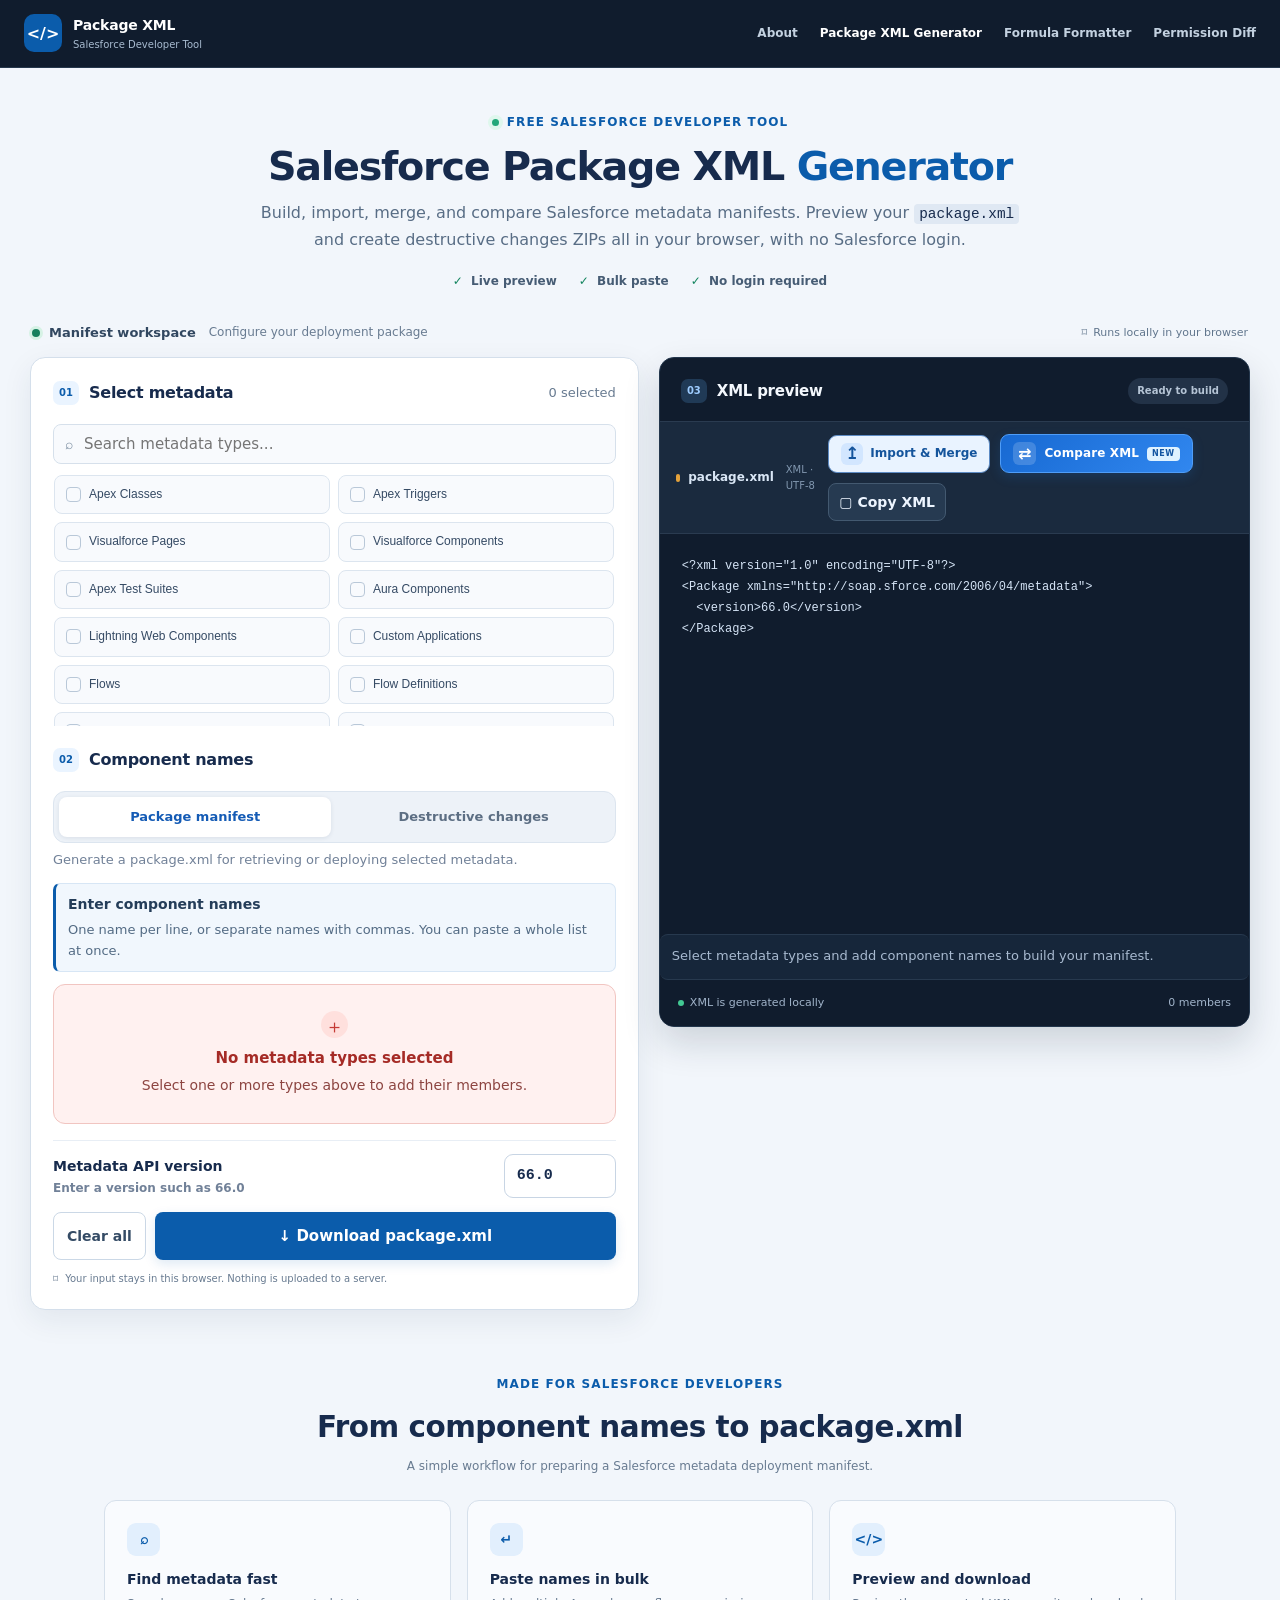
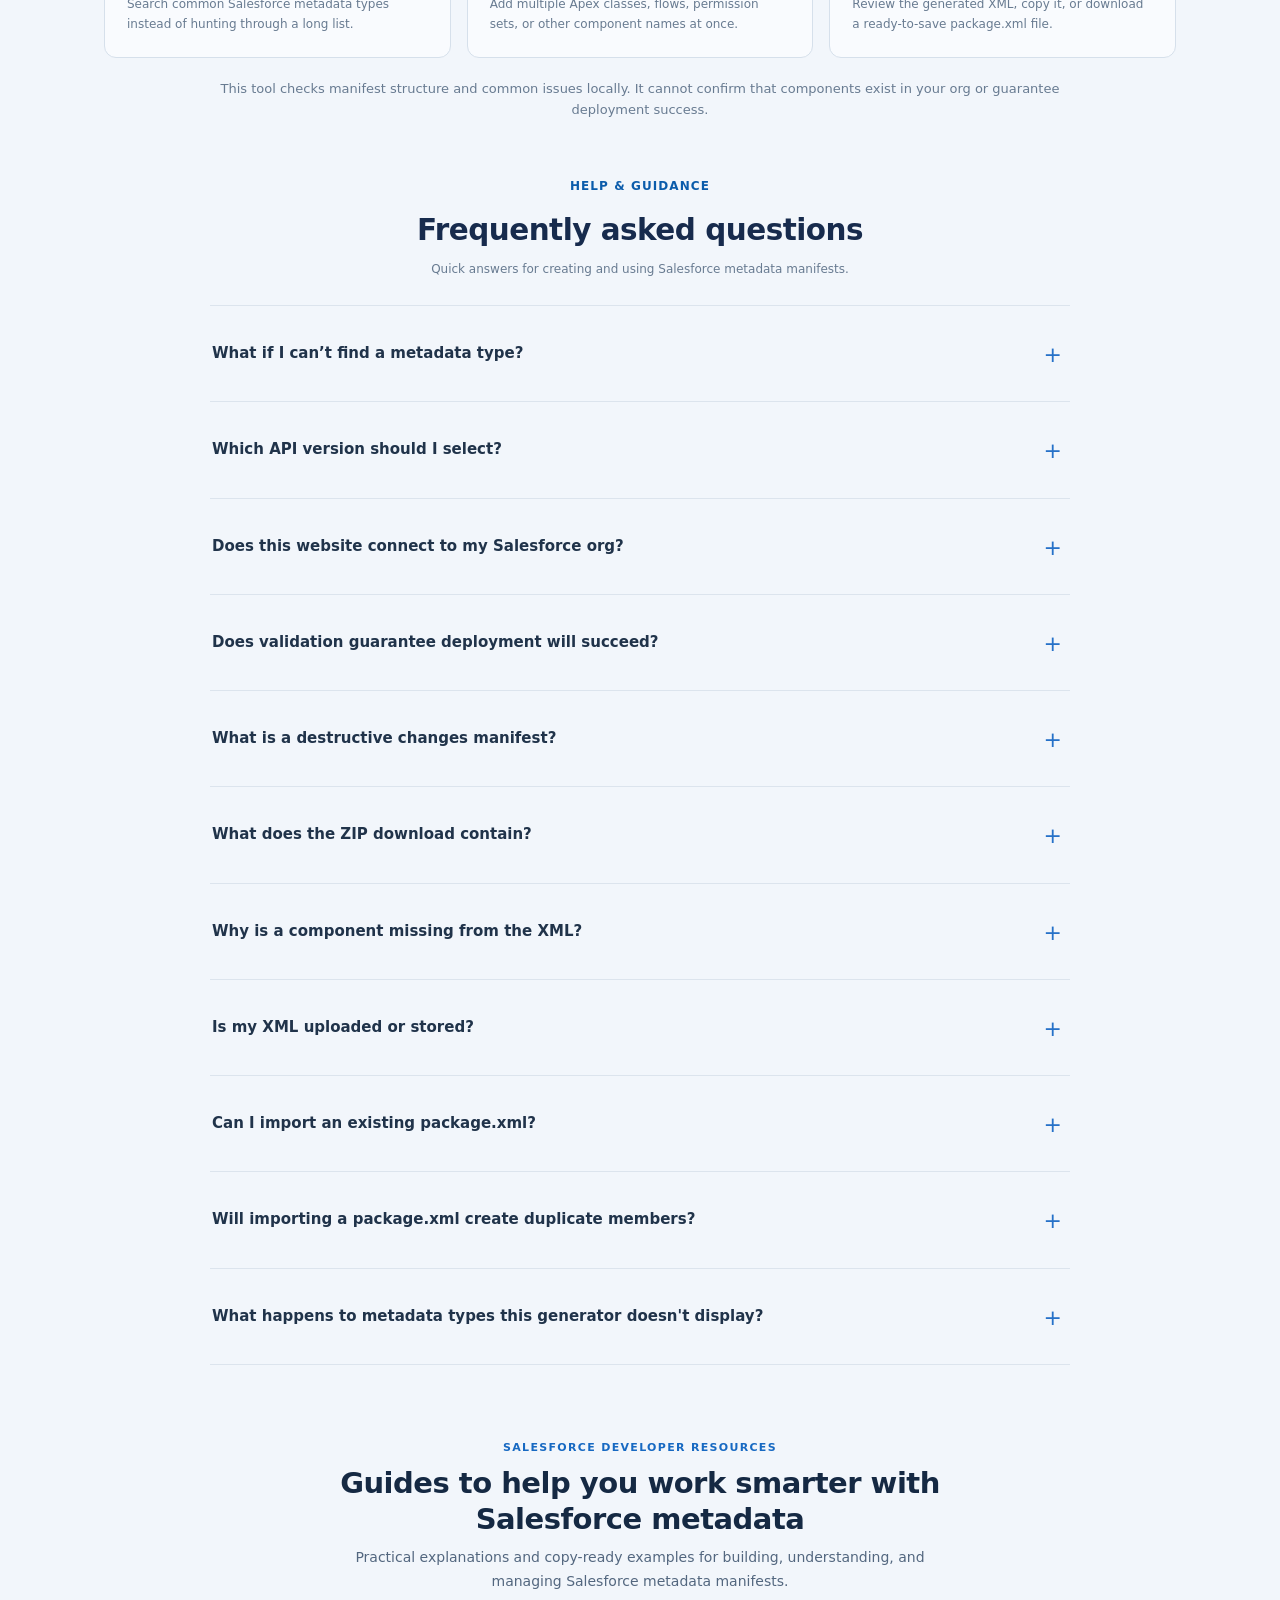
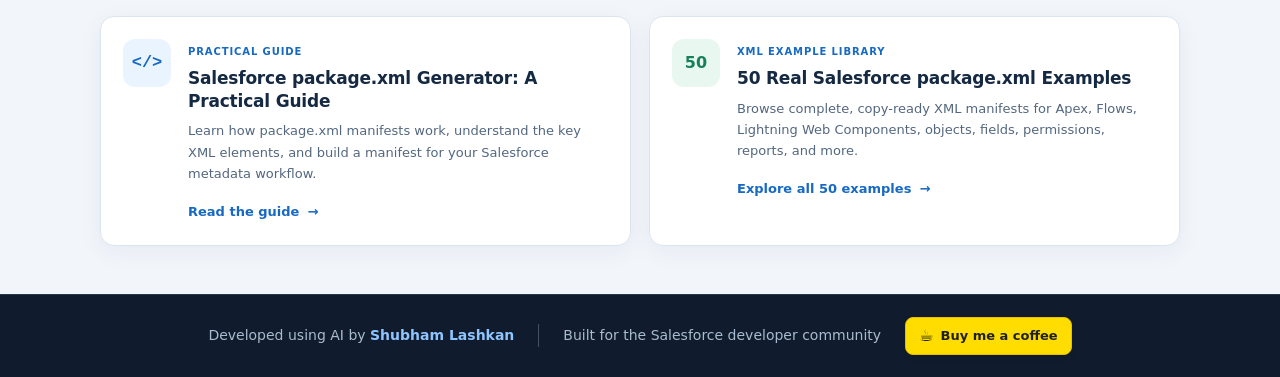
<file: index.html>
<!doctype html>
<html lang="en">
<head>
  <meta charset="utf-8">
  <link rel="icon" type="image/svg+xml" href="./favicon.svg">
  <link rel="shortcut icon" href="./favicon.svg">
  <meta name="viewport" content="width=device-width, initial-scale=1">
  <meta name="theme-color" content="#0b5cab"> 
  <title>Salesforce Package.xml Generator – Build &amp; Compare Manifests</title>
  <meta name="robots" content="index, follow, max-image-preview:large">
  <meta name="description" content="Generate Salesforce package.xml files online for free. Select metadata, create, merge, compare, and validate deployment manifests. Export package.xml and destructiveChanges.xml ZIPs. No Salesforce login required.">
  <meta name="keywords" content="Salesforce package XML generator, package.xml generator, Salesforce deployment manifest, Salesforce metadata API, Salesforce developer tools">
  <link rel="canonical" href="https://packagexml.dev/">
  <meta property="og:type" content="website">
  <meta property="og:title" content="Salesforce Package.xml Generator – Build &amp; Compare Manifests">
  <meta property="og:description" content="Generate Salesforce package.xml files online for free. Select metadata, create, merge, compare, and validate deployment manifests. Export package.xml and destructiveChanges.xml ZIPs. No Salesforce login required.">
  <meta property="og:url" content="https://packagexml.dev/">
  <meta name="twitter:card" content="summary">
  <meta name="twitter:title" content="Salesforce Package.xml Generator – Build &amp; Compare Manifests">
  <meta name="twitter:description" content="Generate Salesforce package.xml files online for free. Select metadata, create, merge, compare, and validate deployment manifests. Export package.xml and destructiveChanges.xml ZIPs. No Salesforce login required.">
  <link rel="stylesheet" href="styles.css">
  <script type="application/ld+json">
  {
  "@context": "https://schema.org",
  "@type": "WebApplication",
  "name": "Salesforce Package XML Generator",
  "applicationCategory": "DeveloperApplication",
  "operatingSystem": "Any",
  "description": "Generate Salesforce package.xml files online for free. Select metadata, create, merge, compare, and validate deployment manifests. Export package.xml and destructiveChanges.xml ZIPs. No Salesforce login required.",
    "featureList": [
    "Salesforce package.xml generation",
    "Salesforce metadata selection",
    "Bulk component name entry",
    "Import and merge package.xml files",
    "Compare XML manifests",
    "Destructive changes XML generation",
    "ZIP export",
    "Local browser-based processing"
  ],
  "offers": {
    "@type": "Offer",
    "price": "0",
    "priceCurrency": "USD"
  },
  "url": "https://packagexml.dev/"
}
  </script>
</head>
<body>
  <header class="site-header">
    <a class="brand" href="/" aria-label="Salesforce Package XML Generator home">
      <span class="brand-mark" aria-hidden="true">&lt;/&gt;</span>
      <span><strong>Package XML</strong><small>Salesforce Developer Tool</small></span>
    </a>
    <nav class="tool-nav" aria-label="Main navigation">
       <a class="header-link" href="./about.html">About</a>
      <a class="header-link" href="/" aria-current="page">Package XML Generator</a>
      <a class="header-link" href="./formula-formatter.html">Formula Formatter</a>
      <a class="header-link" href="./permission-diff.html">Permission Diff</a>
    </nav>
  </header>

  <main>
    <section class="hero">
      <div class="eyebrow"><span class="pulse"></span> FREE SALESFORCE DEVELOPER TOOL</div>
      <h1>Salesforce Package XML <span>Generator</span></h1>
      <p class="hero-copy">Build, import, merge, and compare Salesforce metadata manifests. Preview your <code>package.xml</code> and create destructive changes ZIPs all in your browser, with no Salesforce login.</p>
      <div class="hero-points">
        <span><b>✓</b> Live preview</span><span><b>✓</b> Bulk paste</span><span><b>✓</b> No login required</span>
      </div>
</section>

    <section class="workspace-shell" aria-label="Package XML builder">
      <div class="workspace-topline">
        <div><span class="workspace-indicator"></span><strong>Manifest workspace</strong><span class="workspace-subtitle">Configure your deployment package</span></div>
        <span class="browser-badge"><span aria-hidden="true">⌑</span> Runs locally in your browser</span>
      </div>
      <section class="workspace" aria-label="Package XML builder">
      <div class="builder-panel panel">
        <div class="panel-heading">
          <div><span class="step">01</span><h2>Select metadata</h2></div>
          <span class="muted small" id="selected-count">0 selected</span>
        </div>
        <label class="search-wrap"><span aria-hidden="true">⌕</span><input id="type-search" type="search" placeholder="Search metadata types..." autocomplete="off"></label>
        <div id="metadata-list" class="metadata-list"></div>
        <div class="panel-heading component-heading">
          <div><span class="step">02</span><h2>Component names</h2></div>
        </div>
        <div class="mode-switch" role="group" aria-label="Manifest mode"><button type="button" class="mode-button active" id="standard-mode" aria-pressed="true">Package manifest</button><button type="button" class="mode-button" id="destructive-mode" aria-pressed="false">Destructive changes</button></div>
        <p class="mode-note" id="mode-note">Generate a package.xml for retrieving or deploying selected metadata.</p>
        <div class="helper">
          <strong>Enter component names</strong>
          <span>One name per line, or separate names with commas. You can paste a whole list at once.</span>
        </div>
        <div id="component-editors" class="component-editors">
          <div class="empty-state"><span class="empty-icon">＋</span><strong>No metadata types selected</strong><p>Select one or more types above to add their members.</p></div>
        </div>
        <div class="options-row">
          <div class="api-version-label"><label for="api-version">Metadata API version</label><span class="field-hint" id="api-version-help">Enter a version such as 66.0</span></div>
          <input id="api-version" type="text" inputmode="decimal" value="66.0" maxlength="5" aria-describedby="api-version-help" autocomplete="off" spellcheck="false">
        </div>
        <div class="builder-actions"><button class="button button-secondary" id="clear-button" type="button">Clear all</button><button class="button button-primary" id="generate-button" type="button"><span aria-hidden="true">↓</span> Download package.xml</button></div>
        <p class="mode-warning" id="mode-warning" hidden>Destructive changes can permanently delete metadata when deployed. Review every selected member before using these files.</p>
        <p class="privacy-note"><span aria-hidden="true">⌑</span> Your input stays in this browser. Nothing is uploaded to a server.</p>
      </div>

      <aside class="preview-panel panel" aria-label="XML preview">
        <div class="preview-heading">
          <div><span class="step">03</span><h2>XML preview</h2></div>
          <span id="xml-status" class="status-pill">Ready to build</span>
        </div>
        <div class="code-toolbar">
          <span><i class="file-dot"></i> <strong id="preview-filename">package.xml</strong><small>XML · UTF-8</small></span>
          <div class="preview-toolbar-actions">
            <button id="import-merge-open-button" class="button import-merge-open-button" type="button"><span class="import-merge-icon" aria-hidden="true">↥</span><span>Import &amp; Merge</span></button>
            <button id="compare-open-button" class="button compare-open-button" type="button"><span class="compare-button-icon" aria-hidden="true">⇄</span><span class="compare-button-label">Compare XML</span><span class="compare-button-hint">NEW</span></button>
            <button id="copy-button" class="button button-secondary copy-button" type="button"><span aria-hidden="true">▢</span> Copy XML</button>
          </div>
        </div>
        <pre class="code-window"><code id="xml-output" aria-live="polite"><?xml version="1.0" encoding="UTF-8"?>
<Package xmlns="http://soap.sforce.com/2006/04/metadata">
  <version>66.0</version>
</Package></code></pre>
        <div id="validation-message" class="validation-message" role="status">Select metadata types and add component names to build your manifest.</div>
        <div class="preview-footer"><span><span class="green-dot"></span> XML is generated locally</span><span id="member-count">0 members</span></div>
      </aside>
      </section>
    </section>

    <section class="how-section" id="how-it-works">
      <div class="section-intro"><span class="eyebrow">MADE FOR SALESFORCE DEVELOPERS</span><h2>From component names to package.xml</h2><p>A simple workflow for preparing a Salesforce metadata deployment manifest.</p></div>
      <div class="feature-grid">
        <article class="feature-card"><span class="feature-icon">⌕</span><h3>Find metadata fast</h3><p>Search common Salesforce metadata types instead of hunting through a long list.</p></article>
        <article class="feature-card"><span class="feature-icon">↵</span><h3>Paste names in bulk</h3><p>Add multiple Apex classes, flows, permission sets, or other component names at once.</p></article>
        <article class="feature-card"><span class="feature-icon">&lt;/&gt;</span><h3>Preview and download</h3><p>Review the generated XML, copy it, or download a ready-to-save package.xml file.</p></article>
      </div>
      <p class="disclaimer">This tool checks manifest structure and common issues locally. It cannot confirm that components exist in your org or guarantee deployment success.</p>
    </section>
    

    <section class="faq-section" id="faq"><div class="section-intro"><span class="eyebrow">HELP &amp; GUIDANCE</span><h2>Frequently asked questions</h2><p>Quick answers for creating and using Salesforce metadata manifests.</p></div><div class="faq-list">
      <details class="faq-item"><summary>What if I can’t find a metadata type?</summary><p>You can add a metadata type entry to the XML after generation. Use the exact API name documented by Salesforce’s Metadata API and follow the structure of the other <code>&lt;types&gt;</code> entries. Confirm that the type is supported by your selected API version.</p></details>
      <details class="faq-item"><summary>Which API version should I select?</summary><p>Use the version your project or deployment workflow targets. If your project has an <code>sfdx-project.json</code> file, its <code>sourceApiVersion</code> is a useful reference. Older versions may not support newer metadata features.</p></details>
      <details class="faq-item"><summary>Does this website connect to my Salesforce org?</summary><p>No sign-in or org authorization is required. Your selections and XML are processed in your browser and are not sent to a Salesforce org by this tool.</p></details>
      <details class="faq-item"><summary>Does validation guarantee deployment will succeed?</summary><p>No. Local checks can catch common issues, but cannot confirm component existence, org permissions, dependencies, or all Salesforce deployment rules.</p></details>
      <details class="faq-item"><summary>What is a destructive changes manifest?</summary><p>It identifies metadata to delete rather than retrieve or deploy. Deletion workflows have additional deployment requirements; review Salesforce’s current deployment documentation and carefully inspect every member before use.</p></details>
      <details class="faq-item"><summary>What does the ZIP download contain?</summary><p>Package mode includes <code>package.xml</code>. Destructive changes mode includes <code>package.xml</code> and <code>destructiveChanges.xml</code> using the selected API version.</p></details>
      <details class="faq-item"><summary>Why is a component missing from the XML?</summary><p>Only selected metadata types with component names are included. Check that the correct type is selected and that names are entered in its matching field.</p></details>
      <details class="faq-item"><summary>Is my XML uploaded or stored?</summary><p>Manifest generation and ZIP creation run locally in your browser. This tool does not upload your manifest to a backend. Your organization may still have policies about accessing unapproved websites.</p></details>
      <details class="faq-item">
        <summary>Can I import an existing package.xml?</summary>
        <p>Yes. Use Import &amp; Merge to choose an existing package.xml. The tool previews the imported members and merges them with your current selections after you confirm.</p>
      </details>
      <details class="faq-item">
        <summary>Will importing a package.xml create duplicate members?</summary>
        <p>No duplicate type/member entries are added. If the same member is already selected or appears more than once in the imported manifest, the merged output keeps one entry.</p>
      </details>
      <details class="faq-item">
        <summary>What happens to metadata types this generator doesn't display?</summary>
        <p>The importer reports unsupported types. The tool is designed to preserve valid imported entries in the generated manifest where possible; review the import summary before applying the merge.</p>
      </details>
    </div>


</section>
    
<!--
<section class="blog-article-cta" aria-labelledby="formula-cta-title">
  <div class="blog-article-cta__content">
    <span class="blog-article-cta__eyebrow">FREE SALESFORCE DEVELOPER TOOL</span>
    <h2 id="formula-cta-title">Need to clean up messy Salesforce formulas?</h2>
    <p>
      Format complex formula fields and validation rules with automatic indentation.
      Make nested IF(), CASE(), AND(), and OR() logic easier to read and maintain.
    </p>
    <a class="blog-article-cta__button" href="./formula-formatter.html">
      Open the Salesforce Formula &amp; Validation Rule Formatter
      <span aria-hidden="true">→</span>
    </a>
  </div>
</section>-->

<section class="blog-library" aria-labelledby="blog-library-title">
  <div class="blog-library__intro">
    <span class="blog-library__eyebrow">Salesforce developer resources</span>
    <h2 id="blog-library-title">Guides to help you work smarter with Salesforce metadata</h2>
    <p>Practical explanations and copy-ready examples for building, understanding, and managing Salesforce metadata manifests.</p>
  </div>
  <div class="blog-library__grid">
    <article class="blog-card">
      <div class="blog-card__icon" aria-hidden="true">&lt;/&gt;</div>
      <div class="blog-card__body">
        <span class="blog-card__category">Practical guide</span>
        <h3>Salesforce package.xml Generator: A Practical Guide</h3>
        <p>Learn how package.xml manifests work, understand the key XML elements, and build a manifest for your Salesforce metadata workflow.</p>
        <a href="./blog/salesforce-package-xml-generator.html" class="blog-card__link">Read the guide <span aria-hidden="true">→</span></a>
      </div>
    </article>
    <article class="blog-card">
      <div class="blog-card__icon blog-card__icon--examples" aria-hidden="true">50</div>
      <div class="blog-card__body">
        <span class="blog-card__category">XML example library</span>
        <h3>50 Real Salesforce package.xml Examples</h3>
        <p>Browse complete, copy-ready XML manifests for Apex, Flows, Lightning Web Components, objects, fields, permissions, reports, and more.</p>
        <a href="./blog/50-salesforce-package-xml-examples.html" class="blog-card__link">Explore all 50 examples <span aria-hidden="true">→</span></a>
      </div>
    </article>
  </div>
</section>

  </main>

  <footer class="site-footer">
    <p>Developed using AI by <a href="https://shubhamlashkan.com" target="_blank" rel="noopener noreferrer">Shubham Lashkan</a></p>
    <span>Built for the Salesforce developer community</span>
    <a class="coffee-support-link" href="https://buymeacoffee.com/shubhamlashkan" target="_blank" rel="noopener noreferrer" aria-label="Support this free tool on Buy Me a Coffee">
      <span class="coffee-cup-icon" aria-hidden="true">☕</span> Buy me a coffee
    </a>
  </footer>

  <div id="compare-modal" class="compare-modal" hidden>
    <div class="compare-backdrop" data-close-compare></div>
    <section class="compare-dialog" role="dialog" aria-modal="true" aria-labelledby="compare-title" aria-describedby="compare-description">
      <header class="compare-dialog-header">
        <div>
          <span class="eyebrow">MANIFEST COMPARISON</span>
          <h2 id="compare-title">Compare package.xml</h2>
          <p id="compare-description">Compare your generated manifest with another XML manifest. Everything runs in this browser.</p>
        </div>
        <button type="button" class="compare-close" id="compare-close-button" aria-label="Close comparison">×</button>
      </header>
      <div class="compare-input-grid">
        <section class="compare-input-card">
          <div class="compare-input-heading"><div><strong>Your generated XML</strong><span>Current generator preview · read-only</span></div><span class="compare-tag generated-tag">Generated</span></div>
          <textarea id="compare-generated-xml" aria-label="Your generated XML" readonly spellcheck="false"></textarea>
        </section>
        <section class="compare-input-card">
          <div class="compare-input-heading"><div><strong>XML to compare</strong><span>Paste the other package.xml here</span></div><span class="compare-tag pasted-tag">Paste XML</span></div>
          <textarea id="compare-pasted-xml" aria-label="XML to compare" placeholder="<?xml version=&quot;1.0&quot; encoding=&quot;UTF-8&quot;?>&#10;&lt;Package xmlns=&quot;http://soap.sforce.com/2006/04/metadata&quot;&gt;&#10;  ...&#10;&lt;/Package&gt;" spellcheck="false"></textarea>
        </section>
      </div>
      <div class="compare-dialog-actions">
        <p class="compare-privacy-note"><span aria-hidden="true">⌑</span> XML is processed locally and is not uploaded.</p>
        <button type="button" id="compare-run-button" class="button button-primary"><span aria-hidden="true">⇄</span> Compare manifests</button>
      </div>
      <div id="compare-error" class="compare-error" role="alert" hidden></div>
      <section id="compare-results" class="compare-results" aria-live="polite" hidden>
        <div class="compare-results-heading"><div><h3>Comparison results</h3><p id="compare-summary">Review differences between the two manifests.</p></div><button type="button" id="compare-reset-button" class="button button-secondary">Clear results</button></div>
        <div class="compare-stats">
          <div class="compare-stat added-stat"><span>Added to pasted XML</span><strong id="compare-added-count">0</strong></div>
          <div class="compare-stat removed-stat"><span>Removed from pasted XML</span><strong id="compare-removed-count">0</strong></div>
          <div class="compare-stat unchanged-stat"><span>Unchanged</span><strong id="compare-unchanged-count">0</strong></div>
        </div>
        <div id="compare-version-note" class="compare-version-note" hidden></div>
        <div class="compare-result-tools">
          <label class="compare-search"><span aria-hidden="true">⌕</span><input id="compare-result-search" type="search" placeholder="Search type or member..." autocomplete="off"></label>
          <div class="compare-filter" role="group" aria-label="Filter comparison results">
            <button type="button" data-compare-filter="all" class="active" aria-pressed="true">All</button>
            <button type="button" data-compare-filter="added" aria-pressed="false">Added</button>
            <button type="button" data-compare-filter="removed" aria-pressed="false">Removed</button>
            <button type="button" data-compare-filter="unchanged" aria-pressed="false">Unchanged</button>
          </div>
        </div>
        <div id="compare-result-list" class="compare-result-list"></div>
        <p id="compare-wildcard-note" class="compare-wildcard-note" hidden></p>
      </section>
    </section>
  </div>


  <div id="import-merge-modal" class="import-merge-modal" hidden>
    <div class="import-merge-backdrop" data-close-import-merge></div>
    <section class="import-merge-dialog" role="dialog" aria-modal="true" aria-labelledby="import-merge-title" aria-describedby="import-merge-description">
      <header class="import-merge-header">
        <div>
          <span class="eyebrow">IMPORT EXISTING MANIFEST</span>
          <h2 id="import-merge-title">Import &amp; Merge</h2>
          <p id="import-merge-description">Bring in an existing package.xml and combine it with your current selections. Duplicates are removed automatically.</p>
        </div>
        <button type="button" class="import-merge-close" id="import-merge-close" aria-label="Close Import and Merge">×</button>
      </header>
      <div class="import-merge-content">
        <div id="import-merge-dropzone" class="import-merge-dropzone" tabindex="0" role="button" aria-label="Choose a package.xml file or drop it here">
          <input id="import-merge-file" type="file" accept=".xml,text/xml,application/xml" hidden>
          <span class="import-merge-upload-icon" aria-hidden="true">↥</span>
          <strong>Choose your package.xml</strong>
          <span class="import-merge-drop-copy">Drag and drop your file here, or <span class="import-merge-browse">browse files</span></span>
          <span class="import-merge-file-hint">XML file · Processed locally in your browser</span>
        </div>
        <div id="import-merge-file-info" class="import-merge-file-info" hidden>
          <span class="import-merge-file-icon" aria-hidden="true">XML</span>
          <div class="import-merge-file-meta"><strong id="import-merge-file-name"></strong><span id="import-merge-file-detail"></span></div>
          <button id="import-merge-remove-file" type="button" class="import-merge-remove-file" aria-label="Remove selected file">Remove</button>
        </div>
        <div id="import-merge-error" class="import-merge-error" role="alert" hidden></div>
        <div id="import-merge-summary" class="import-merge-summary" hidden aria-live="polite">
          <div class="import-merge-summary-heading"><div><strong>Import preview</strong><span>Review what will be merged before applying it.</span></div><span class="import-merge-ready"><span aria-hidden="true">✓</span> Ready to merge</span></div>
          <div class="import-merge-metrics">
            <div><span>New members</span><strong id="import-merge-new-count">0</strong></div>
            <div><span>Duplicates skipped</span><strong id="import-merge-duplicate-count">0</strong></div>
            <div><span>Metadata types</span><strong id="import-merge-type-count">0</strong></div>
          </div>
          <div id="import-merge-warning" class="import-merge-warning" hidden></div>
          <details class="import-merge-details">
            <summary>Review imported metadata</summary>
            <div id="import-merge-review-list" class="import-merge-review-list"></div>
          </details>
        </div>
      </div>
      <footer class="import-merge-footer">
        <p><span aria-hidden="true">🔒</span> Your XML stays on this device. Nothing is uploaded.</p>
        <div class="import-merge-footer-actions">
          <button type="button" id="import-merge-cancel" class="button button-secondary">Cancel</button>
          <button type="button" id="import-merge-apply" class="button button-primary" disabled><span aria-hidden="true">↥</span> Import &amp; Merge</button>
        </div>
      </footer>
    </section>
  </div>

  <script src="script.js"></script>
</body>
</html>
</file>
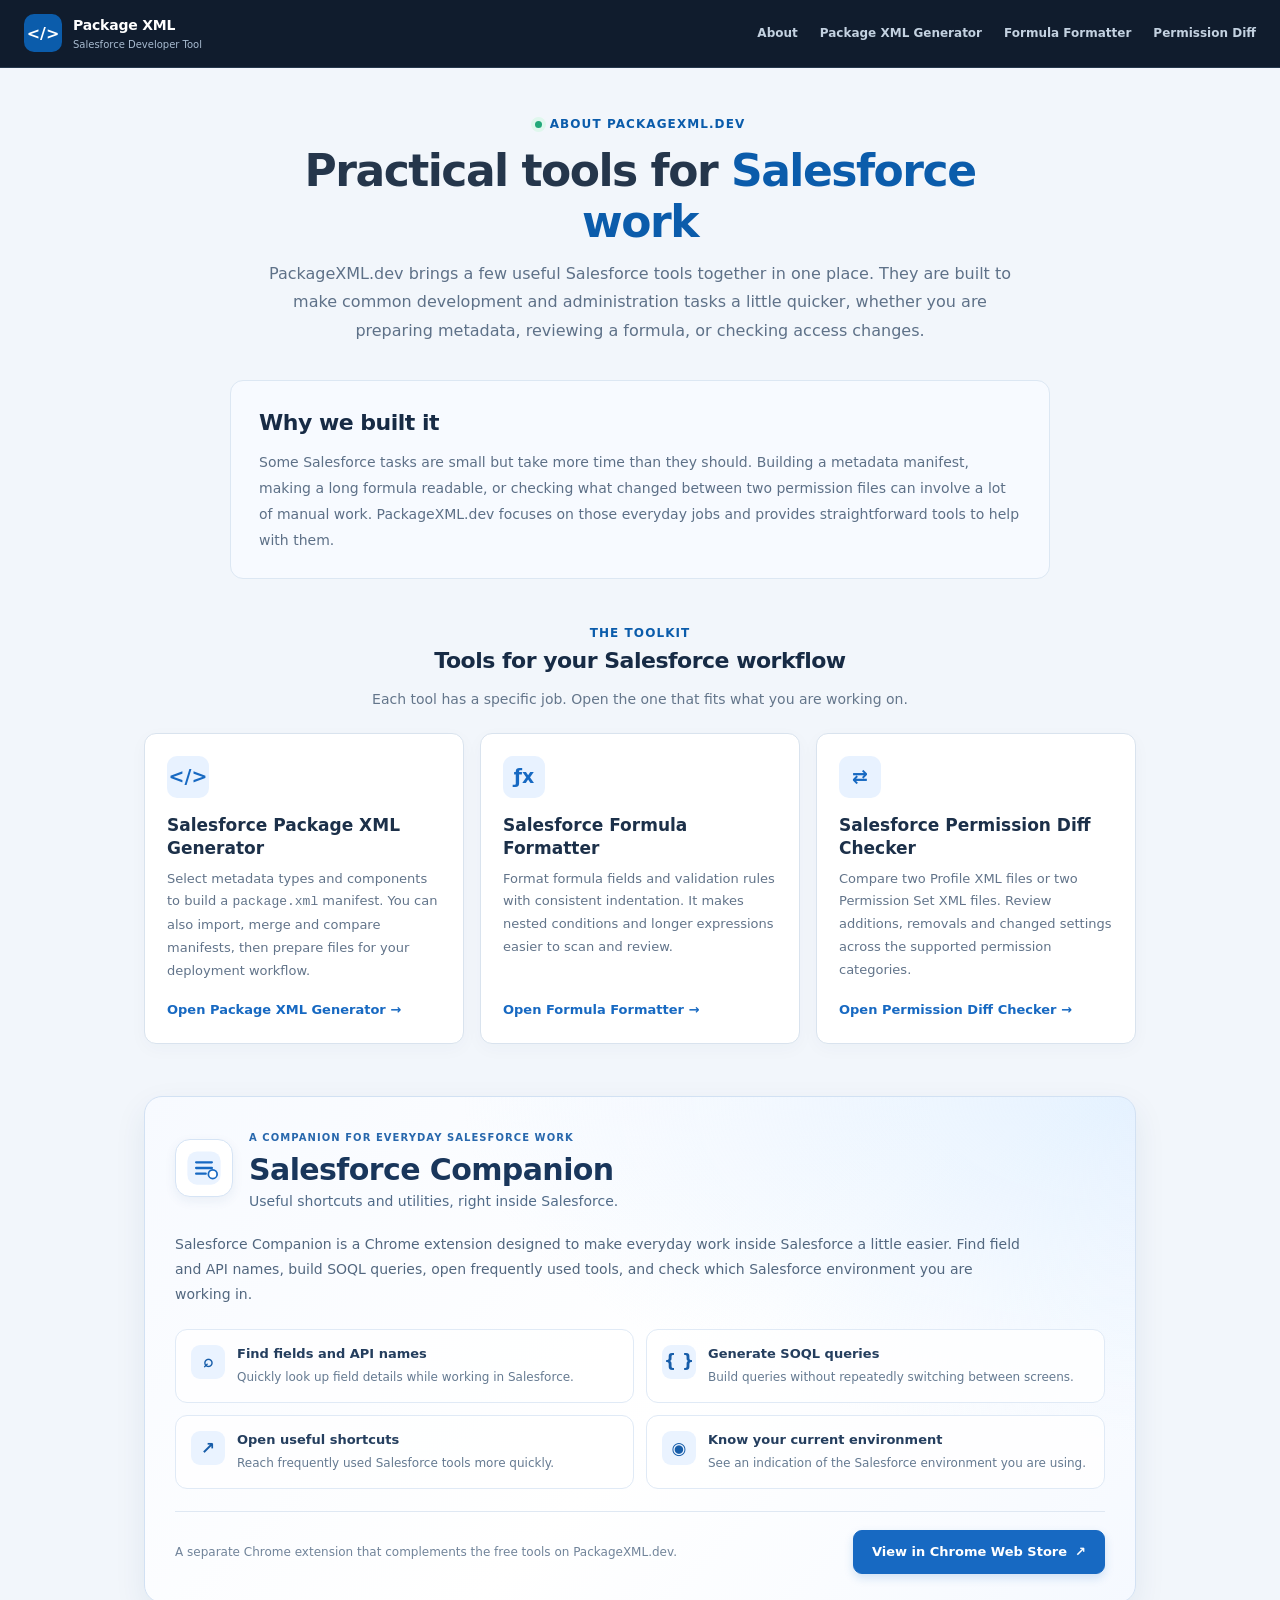
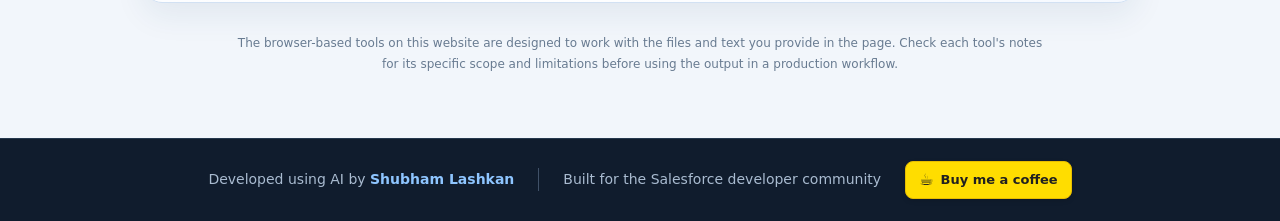
<file: about.html>
<!doctype html>
<html lang="en">
<head>
  <meta charset="utf-8">
  <meta name="viewport" content="width=device-width, initial-scale=1">
  <meta name="theme-color" content="#0b5cab">
  <title>About PackageXML.dev | Free Salesforce Developer Tools</title>
  <meta name="description" content="Learn about PackageXML.dev and its free Salesforce developer tools for generating package.xml manifests, formatting formulas, and comparing Profiles and Permission Sets.">
  <meta name="robots" content="index, follow, max-image-preview:large">
  <link rel="canonical" href="https://packagexml.dev/about.html">
  <link rel="icon" type="image/svg+xml" href="./favicon.svg">
  <link rel="stylesheet" href="./styles.css">
  <meta property="og:type" content="website">
  <meta property="og:title" content="About PackageXML.dev | Free Salesforce Developer Tools">
  <meta property="og:description" content="A collection of practical tools for everyday Salesforce development work: package.xml generation, formula formatting, and permission comparison.">
  <meta property="og:url" content="https://packagexml.dev/about.html">
  <meta name="twitter:card" content="summary">
  <meta name="twitter:title" content="About PackageXML.dev | Free Salesforce Developer Tools">
  <meta name="twitter:description" content="Get to know PackageXML.dev and the tools it offers for Salesforce developers and administrators.">
  <script type="application/ld+json">
  {
    "@context": "https://schema.org",
    "@type": "AboutPage",
    "name": "About PackageXML.dev",
    "url": "https://packagexml.dev/about.html",
    "description": "About PackageXML.dev, a collection of practical Salesforce developer tools.",
    "isPartOf": {"@type": "WebSite", "name": "PackageXML.dev", "url": "https://packagexml.dev/"},
    "about": {"@type": "Thing", "name": "Salesforce development tools"},
    "author": {"@type": "Person", "name": "Shubham Lashkan", "url": "https://shubhamlashkan.com/"}
  }
  </script>
  <style>
    .about-main{max-width:1040px;margin:0 auto;padding:0 24px 64px;color:#25364b}
    .about-intro{max-width:820px;margin:0 auto;text-align:center;padding:44px 18px 34px}
    .about-intro h1{font-size:clamp(30px,4vw,44px);line-height:1.15;letter-spacing:-1.5px;margin:12px 0}
    .about-intro h1 span{color:var(--blue,#0b5cab)}
    .about-intro p{max-width:760px;margin:0 auto;color:#5e7188;font-size:16px;line-height:1.8}
    .about-copy{max-width:820px;margin:0 auto 42px;padding:24px 28px;background:#f7faff;border:1px solid #dce7f3;border-radius:13px}
    .about-copy h2,.about-tools-heading h2,.about-companion h2{margin:0 0 10px;color:#172b45;font-size:22px;letter-spacing:-.5px}
    .about-copy p,.about-companion p{margin:0;color:#5d7087;font-size:14px;line-height:1.85}
    .about-tools{margin:0 auto 42px}
    .about-tools-heading{text-align:center;margin-bottom:22px}
    .about-tools-heading p{margin:0;color:#64768b;font-size:14px}
    .about-tool-grid{display:grid;grid-template-columns:repeat(3,minmax(0,1fr));gap:16px}
    .about-tool-card{position:relative;display:flex;flex-direction:column;align-items:flex-start;min-height:250px;padding:22px;background:#fff;border:1px solid #d9e3ee;border-radius:12px;box-shadow:0 5px 18px #1c3b5a08;text-decoration:none;transition:transform .2s ease,border-color .2s ease,box-shadow .2s ease}
    .about-tool-card:hover{transform:translateY(-5px);border-color:#a9c9ec;box-shadow:0 14px 30px rgba(28,75,125,.12)}
    .about-tool-card:focus-visible{outline:3px solid rgba(37,116,211,.32);outline-offset:4px}
    .about-tool-icon{display:grid;place-items:center;width:42px;height:42px;margin-bottom:16px;border-radius:10px;background:#e8f2ff;color:#1769c2;font-size:19px;font-weight:800;transition:background .2s ease,transform .2s ease}
    .about-tool-card:hover .about-tool-icon{background:#dcecff;transform:scale(1.06)}
    .about-tool-card h3{margin:0 0 8px;color:#1c3049;font-size:17px;line-height:1.35}
    .about-tool-card p{margin:0 0 18px;color:#62748a;font-size:13px;line-height:1.75}
    .about-tool-card a{margin-top:auto;color:#1769c2;font-size:13px;font-weight:800;text-decoration:none}
    .about-tool-card a:hover{text-decoration:underline}
    .about-tool-card a:focus-visible{outline:2px solid #1769c2;outline-offset:3px;border-radius:2px}
    .about-companion{display:grid;grid-template-columns:1fr auto;gap:22px;align-items:center;padding:25px 28px;border:1px solid #d6e2ef;border-radius:13px;background:linear-gradient(135deg,#f6faff,#edf5ff)}
    .about-companion .companion-eyebrow{display:block;margin-bottom:8px;color:#1769c2;font-size:11px;font-weight:800;letter-spacing:.1em}
    .about-companion h2{margin-bottom:8px}
    .about-companion p{max-width:670px}
    .about-companion-link{display:inline-flex;align-items:center;justify-content:center;white-space:nowrap;padding:12px 16px;border-radius:8px;background:#1769c2;color:#fff;text-decoration:none;font-size:13px;font-weight:800}
    .about-companion-link:hover{background:#0b559f}
    .about-note{max-width:820px;margin:30px auto 0;color:#687b91;font-size:12px;line-height:1.7;text-align:center}
    @media(max-width:760px){.about-tool-grid{grid-template-columns:1fr}.about-tool-card{min-height:0}.about-companion{grid-template-columns:1fr}.about-companion-link{justify-self:start}}
    @media(max-width:560px){.about-main{padding:0 16px 44px}.about-intro{padding:32px 4px 27px}.about-intro p{font-size:14px}.about-copy{padding:19px;margin-bottom:32px}.about-companion{padding:20px}}
    @media(prefers-reduced-motion:reduce){.about-tool-card,.about-tool-icon{transition:none}.about-tool-card:hover,.about-tool-card:hover .about-tool-icon{transform:none}}
  </style>
</head>
<body>
  <header class="site-header">
    <a class="brand" href="/" aria-label="PackageXML.dev home">
      <span class="brand-mark" aria-hidden="true">&lt;/&gt;</span>
      <span><strong>Package XML</strong><small>Salesforce Developer Tool</small></span>
    </a>
    <nav class="tool-nav" aria-label="Main navigation">
       <a class="header-link" href="./about.html">About</a>
      <a class="header-link" href="/">Package XML Generator</a>
      <a class="header-link" href="./formula-formatter.html">Formula Formatter</a>
      <a class="header-link" href="./permission-diff.html">Permission Diff</a>
    </nav>
  </header>
  <main class="about-main">
    <section class="about-intro">
      <div class="eyebrow"><span class="pulse"></span> ABOUT PACKAGEXML.DEV</div>
      <h1>Practical tools for <span>Salesforce work</span></h1>
      <p>PackageXML.dev brings a few useful Salesforce tools together in one place. They are built to make common development and administration tasks a little quicker, whether you are preparing metadata, reviewing a formula, or checking access changes.</p>
    </section>

    <section class="about-copy" aria-labelledby="about-purpose-title">
      <h2 id="about-purpose-title">Why we built it</h2>
      <p>Some Salesforce tasks are small but take more time than they should. Building a metadata manifest, making a long formula readable, or checking what changed between two permission files can involve a lot of manual work. PackageXML.dev focuses on those everyday jobs and provides straightforward tools to help with them.</p>
    </section>

    <section class="about-tools" aria-labelledby="about-tools-title">
      <div class="about-tools-heading">
        <span class="eyebrow">THE TOOLKIT</span>
        <h2 id="about-tools-title">Tools for your Salesforce workflow</h2>
        <p>Each tool has a specific job. Open the one that fits what you are working on.</p>
      </div>
      <div class="about-tool-grid">
        <article class="about-tool-card">
          <span class="about-tool-icon" aria-hidden="true">&lt;/&gt;</span>
          <h3>Salesforce Package XML Generator</h3>
          <p>Select metadata types and components to build a <code>package.xml</code> manifest. You can also import, merge and compare manifests, then prepare files for your deployment workflow.</p>
          <a href="/">Open Package XML Generator →</a>
        </article>
        <article class="about-tool-card">
          <span class="about-tool-icon" aria-hidden="true">ƒx</span>
          <h3>Salesforce Formula Formatter</h3>
          <p>Format formula fields and validation rules with consistent indentation. It makes nested conditions and longer expressions easier to scan and review.</p>
          <a href="./formula-formatter.html">Open Formula Formatter →</a>
        </article>
        <article class="about-tool-card">
          <span class="about-tool-icon" aria-hidden="true">⇄</span>
          <h3>Salesforce Permission Diff Checker</h3>
          <p>Compare two Profile XML files or two Permission Set XML files. Review additions, removals and changed settings across the supported permission categories.</p>
          <a href="./permission-diff.html">Open Permission Diff Checker →</a>
        </article>
      </div>
    </section>

    <section class="companion-feature-promo" aria-labelledby="about-companion-title">
      <div class="companion-promo-header">
        <div class="companion-secondary-mark" aria-hidden="true">
          <svg viewBox="0 0 48 48" fill="none" xmlns="http://www.w3.org/2000/svg">
            <rect x="5" y="5" width="38" height="38" rx="11" fill="#EAF3FF"/>
            <path d="M15 17.5h18M15 24h18M15 30.5h11" stroke="#1769C2" stroke-width="2.6" stroke-linecap="round"/>
            <circle cx="34" cy="31" r="5" fill="#fff" stroke="#1769C2" stroke-width="2"/>
          </svg>
        </div>
        <div class="companion-promo-heading">
          <span class="companion-eyebrow">A COMPANION FOR EVERYDAY SALESFORCE WORK</span>
          <h2 id="about-companion-title">Salesforce Companion</h2>
          <p class="companion-promo-subtitle">Useful shortcuts and utilities, right inside Salesforce.</p>
        </div>
      </div>
      <p class="companion-promo-description">Salesforce Companion is a Chrome extension designed to make everyday work inside Salesforce a little easier. Find field and API names, build SOQL queries, open frequently used tools, and check which Salesforce environment you are working in.</p>
      <div class="companion-feature-grid">
        <div class="companion-feature"><span class="companion-feature-icon" aria-hidden="true">⌕</span><div><strong>Find fields and API names</strong><span>Quickly look up field details while working in Salesforce.</span></div></div>
        <div class="companion-feature"><span class="companion-feature-icon" aria-hidden="true">{ }</span><div><strong>Generate SOQL queries</strong><span>Build queries without repeatedly switching between screens.</span></div></div>
        <div class="companion-feature"><span class="companion-feature-icon" aria-hidden="true">↗</span><div><strong>Open useful shortcuts</strong><span>Reach frequently used Salesforce tools more quickly.</span></div></div>
        <div class="companion-feature"><span class="companion-feature-icon" aria-hidden="true">◉</span><div><strong>Know your current environment</strong><span>See an indication of the Salesforce environment you are using.</span></div></div>
      </div>
      <div class="companion-promo-footer">
        <span class="companion-promo-note">A separate Chrome extension that complements the free tools on PackageXML.dev.</span>
        <a class="companion-secondary-button" href="https://chromewebstore.google.com/detail/salesforce-companion/apmdmekheggcegdfhlnkcpmmaahhdmol?hl=en" target="_blank" rel="noopener noreferrer">View in Chrome Web Store <span aria-hidden="true">↗</span></a>
      </div>
    </section>
    <p class="about-note">The browser-based tools on this website are designed to work with the files and text you provide in the page. Check each tool's notes for its specific scope and limitations before using the output in a production workflow.</p>
  </main>
  <footer class="site-footer">
    <p>Developed using AI by <a href="https://shubhamlashkan.com" target="_blank" rel="noopener noreferrer">Shubham Lashkan</a></p>
    <span>Built for the Salesforce developer community</span>
    <a class="coffee-support-link" href="https://buymeacoffee.com/shubhamlashkan" target="_blank" rel="noopener noreferrer" aria-label="Support this free tool on Buy Me a Coffee"><span class="coffee-cup-icon" aria-hidden="true">☕</span> Buy me a coffee</a>
  </footer>
</body>
</html>
</file>
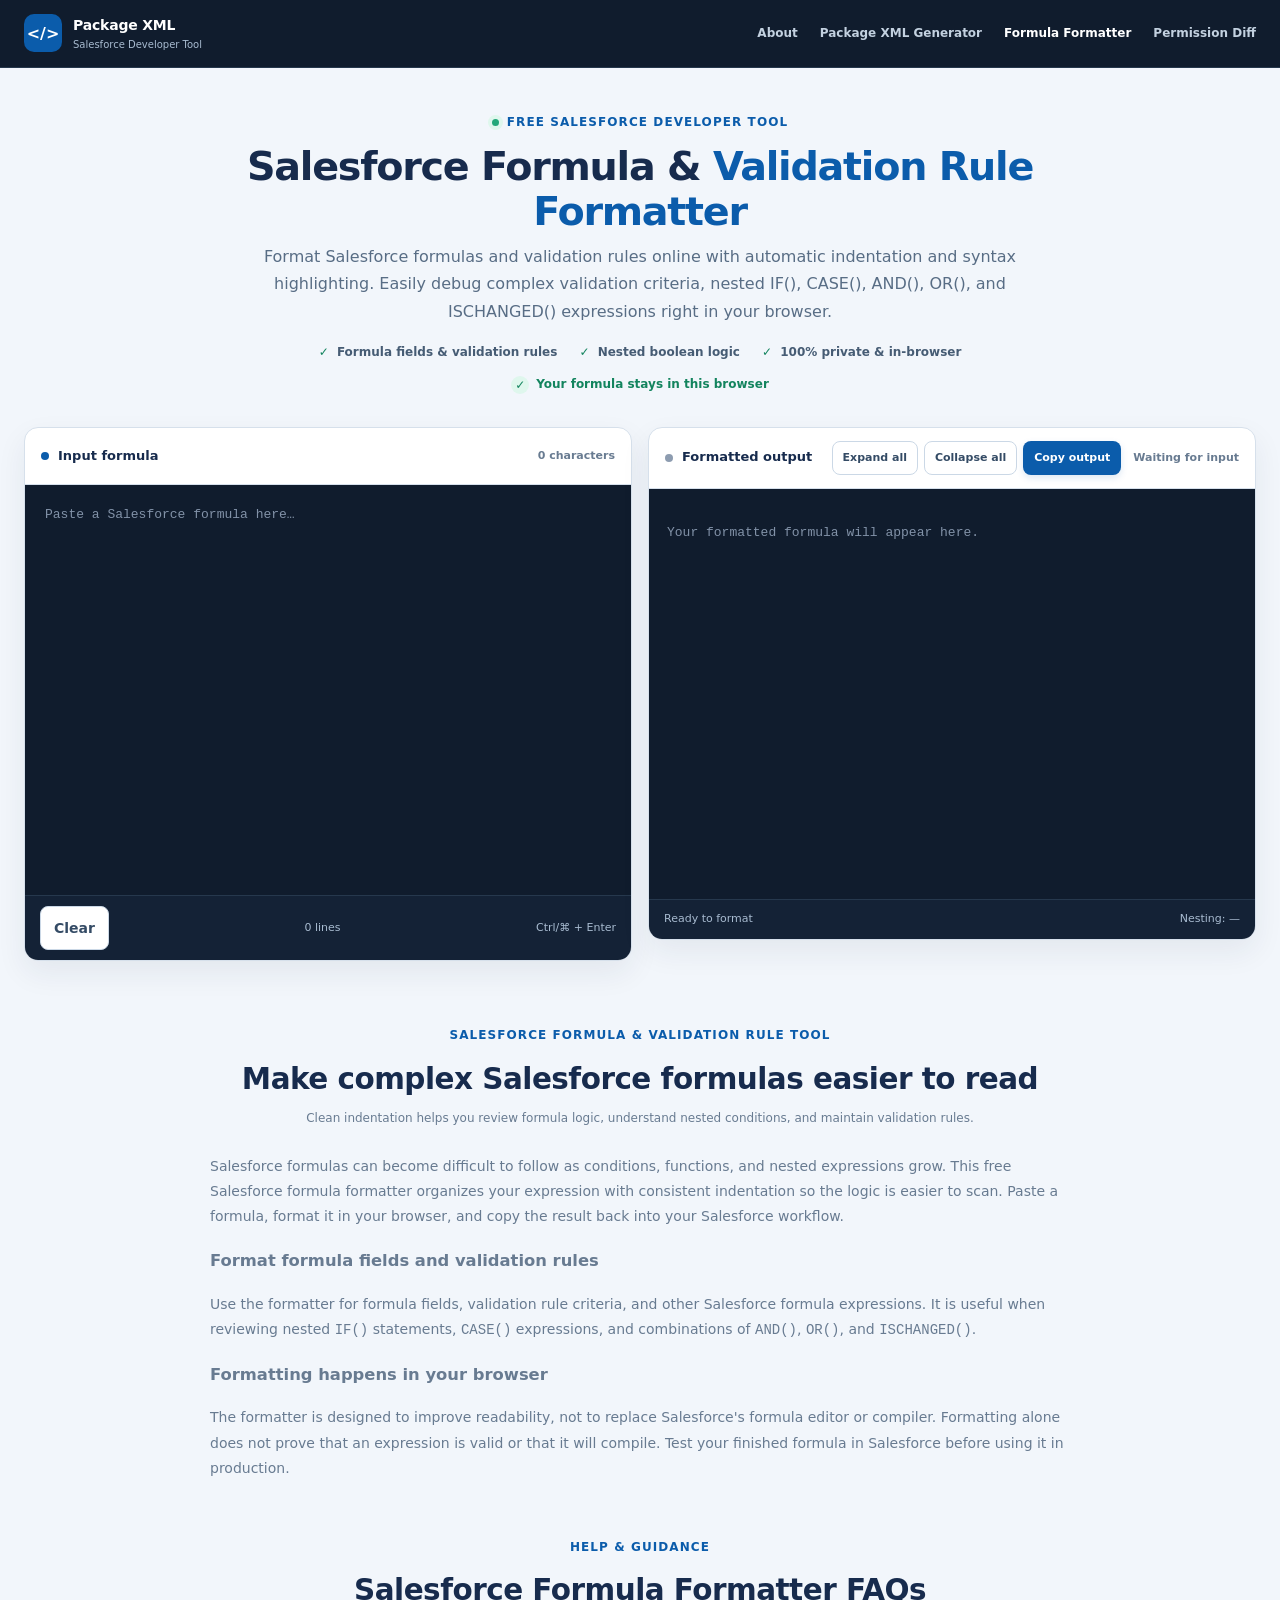
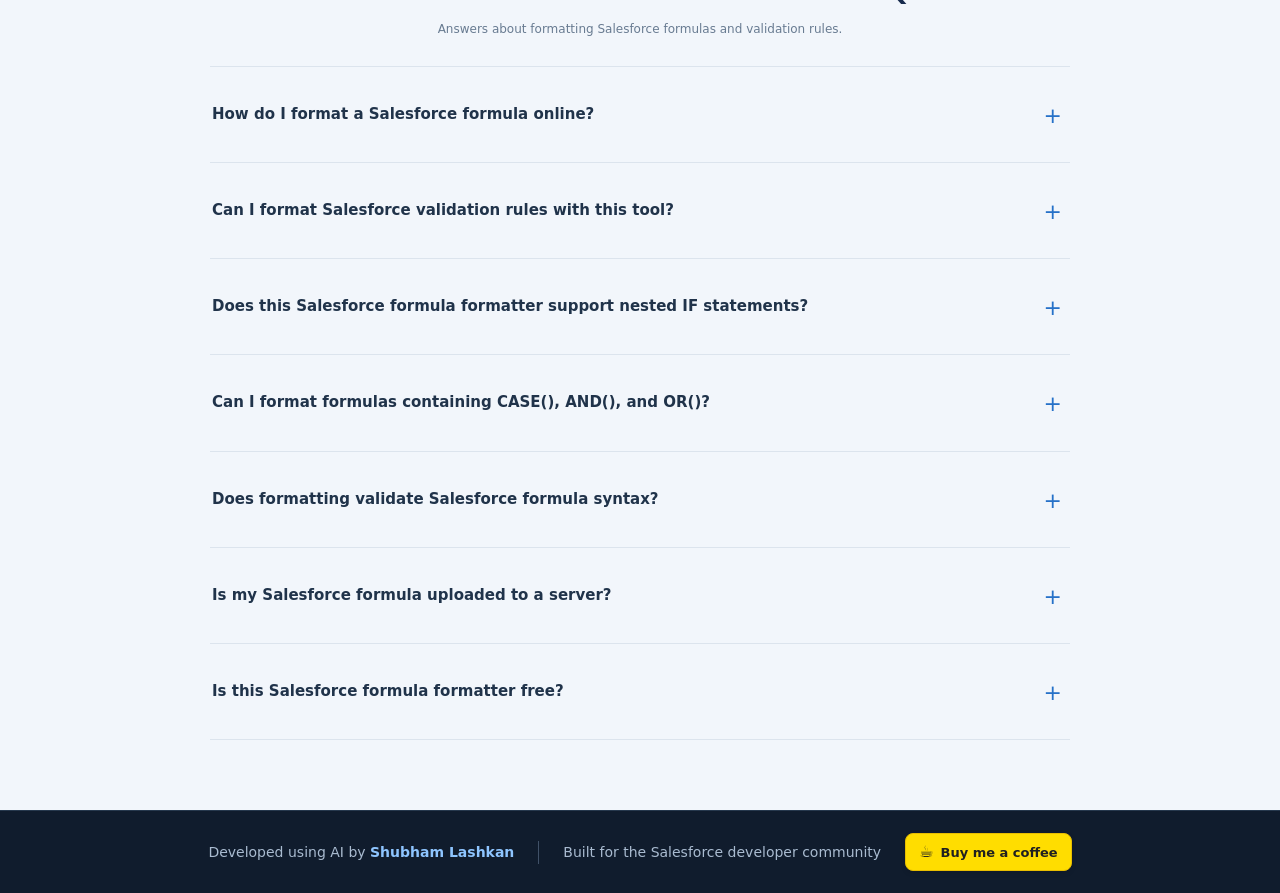
<file: formula-formatter.html>
<!doctype html>
<html lang="en">
<head>
  <meta charset="utf-8">
  <meta name="viewport" content="width=device-width, initial-scale=1">
  <meta name="theme-color" content="#0b5cab">

  <title>Salesforce Formula & Validation Rule Formatter | packagexml.dev</title>
  <meta name="description" content="Format Salesforce formulas and validation rules online with automatic indentation and syntax highlighting. Clean up nested IF, AND, OR, and ISCHANGED logic in seconds.">
  
  <meta name="robots" content="index, follow">
  <link rel="canonical" href="https://packagexml.dev/formula-formatter.html">

  <link rel="icon" type="image/svg+xml" href="./favicon.svg">
  <link rel="stylesheet" href="./styles.css">

  <meta property="og:type" content="website">
  <meta property="og:title" content="Salesforce Formula & Validation Rule Formatter | packagexml.dev">
  <meta property="og:description" content="Format Salesforce formulas and validation rules online with automatic indentation and syntax highlighting. Clean up nested IF, AND, OR, and ISCHANGED logic in seconds.">
  <meta property="og:url" content="https://packagexml.dev/formula-formatter.html">
 
  <meta name="twitter:title"
content="Salesforce Formula & Validation Rule Formatter">

<meta name="twitter:description"
content="Format Salesforce formulas and validation rules online with automatic indentation. Clean up nested IF, AND, OR, and ISCHANGED logic for free.">

  <script type="application/ld+json">
  {
    "@context": "https://schema.org",
    "@type": "WebApplication",
    "name": "Salesforce Formula & Validation Rule Formatter",
    "url": "https://packagexml.dev/formula-formatter.html",
    "applicationCategory": "DeveloperApplication",
    "operatingSystem": "Any",
    "description": "Free online Salesforce formula and validation rule formatter with automatic indentation. Format nested formula logic directly in your browser.",
     "featureList": [
    "Salesforce formula formatting",
    "Validation rule formatting",
    "Nested IF and CASE formatting",
    "AND and OR expression formatting",
    "In-browser formula processing"
  ],
    "offers": {
      "@type": "Offer",
      "price": "0",
      "priceCurrency": "USD"
    }
  }
  </script>

</head>
<body>
  <header class="site-header">
    <a class="brand" href="/" aria-label="Package XML Generator home">
      <span class="brand-mark" aria-hidden="true">&lt;/&gt;</span>
      <span><strong>Package XML</strong><small>Salesforce Developer Tool</small></span>
    </a>
    <nav class="tool-nav" aria-label="Main navigation">
       <a class="header-link" href="./about.html">About</a>
      <a class="header-link" href="/">Package XML Generator</a>
      <a class="header-link" href="./formula-formatter.html" aria-current="page">Formula Formatter</a>
      <a class="header-link" href="./permission-diff.html">Permission Diff</a>
    </nav>
  </header>
  <main>
    <section class="hero formula-hero">
      <div class="eyebrow"><span class="pulse"></span> FREE SALESFORCE DEVELOPER TOOL</div>
      <h1>Salesforce Formula &amp; <span>Validation Rule Formatter</span></h1>
      <p class="hero-copy">
        Format Salesforce formulas and validation rules online with automatic indentation and syntax highlighting. Easily debug complex validation criteria, nested IF(), CASE(), AND(), OR(), and ISCHANGED() expressions right in your browser.
      </p>
    <div class="hero-points">
        <span><b>✓</b> Formula fields &amp; validation rules</span>
        <span><b>✓</b> Nested boolean logic</span>
        <span><b>✓</b> 100% private &amp; in-browser</span>
    </div>
      <p class="formula-privacy"><span class="privacy-check" aria-hidden="true">✓</span> Your formula stays in this browser</p>
    </section>
    <section class="formula-workspace formula-footer-gap" aria-label="Salesforce formula formatter">
      <div class="formula-grid">
        <article class="formula-panel">
          <div class="formula-panel-head">
            <div class="formula-panel-title"><span class="formula-dot blue"></span>Input formula</div>
            <span class="formula-sub" id="inputCount">0 characters</span>
          </div>
          <div class="formula-editor-wrap"><textarea class="formula-input" id="formulaInput" aria-label="Input formula" spellcheck="false" autocapitalize="off" autocomplete="off" placeholder="Paste a Salesforce formula here…"></textarea></div>
          <div class="formula-input-foot">
            <button class="button button-secondary" type="button" id="clearBtn">Clear</button>
            <span id="inputLines">0 lines</span><span>Ctrl/⌘ + Enter</span>
          </div>
        </article>
        <article class="formula-panel">
          <div class="formula-panel-head formula-output-heading">
            <div class="formula-panel-title"><span class="formula-dot"></span>Formatted output</div>
            <div class="formula-toolbar" aria-label="Formatted output actions">
              <button class="button button-secondary" type="button" id="expandBtn" disabled>Expand all</button>
              <button class="button button-secondary" type="button" id="collapseBtn" disabled>Collapse all</button>
              <button class="button button-primary" type="button" id="copyBtn">Copy output</button>
            </div>
            <span class="formula-sub" id="outputCount">Waiting for input</span>
          </div>
          <div class="formula-output-scroll" id="output" aria-live="polite"><div class="formula-empty">Your formatted formula will appear here.</div></div>
          <div class="formula-status" id="status"><span>Ready to format</span><span id="nestingStatus">Nesting: —</span></div>
        </article>
      </div>
    </section>


    <section class="how-section" aria-labelledby="formula-about-title">
      <div class="section-intro">
        <span class="eyebrow">SALESFORCE FORMULA &amp; VALIDATION RULE TOOL</span>
        <h2 id="formula-about-title">Make complex Salesforce formulas easier to read</h2>
        <p>Clean indentation helps you review formula logic, understand nested conditions, and maintain validation rules.</p>
      </div>
      <div style="max-width:860px;margin:26px auto 0;color:var(--muted);font-size:14px;line-height:1.8">
        <p>Salesforce formulas can become difficult to follow as conditions, functions, and nested expressions grow. This free Salesforce formula formatter organizes your expression with consistent indentation so the logic is easier to scan. Paste a formula, format it in your browser, and copy the result back into your Salesforce workflow.</p>
        <h3>Format formula fields and validation rules</h3>
        <p>Use the formatter for formula fields, validation rule criteria, and other Salesforce formula expressions. It is useful when reviewing nested <code>IF()</code> statements, <code>CASE()</code> expressions, and combinations of <code>AND()</code>, <code>OR()</code>, and <code>ISCHANGED()</code>.</p>
        <h3>Formatting happens in your browser</h3>
        <p>The formatter is designed to improve readability, not to replace Salesforce's formula editor or compiler. Formatting alone does not prove that an expression is valid or that it will compile. Test your finished formula in Salesforce before using it in production.</p>
      </div>
    </section>

    <section class="faq-section" id="formula-faq" aria-labelledby="formula-faq-title">
      <div class="section-intro">
        <span class="eyebrow">HELP &amp; GUIDANCE</span>
        <h2 id="formula-faq-title">Salesforce Formula Formatter FAQs</h2>
        <p>Answers about formatting Salesforce formulas and validation rules.</p>
      </div>
      <div class="faq-list">
        <details class="faq-item">
          <summary>How do I format a Salesforce formula online?</summary>
          <p>Paste your Salesforce formula into the input editor. The formatter organizes the expression with readable indentation. Review the output and use Copy output to copy the formatted formula.</p>
        </details>
        <details class="faq-item">
          <summary>Can I format Salesforce validation rules with this tool?</summary>
          <p>Yes. You can use the formatter to improve the readability of validation rule formulas, including conditions built with functions such as <code>AND()</code>, <code>OR()</code>, <code>NOT()</code>, <code>IF()</code>, and <code>ISCHANGED()</code>.</p>
        </details>
        <details class="faq-item">
          <summary>Does this Salesforce formula formatter support nested IF statements?</summary>
          <p>Yes. It can organize nested <code>IF()</code> expressions so that each level of the formula is easier to inspect and maintain.</p>
        </details>
        <details class="faq-item">
          <summary>Can I format formulas containing CASE(), AND(), and OR()?</summary>
          <p>Yes. The formatter is intended for Salesforce formula expressions that use functions such as <code>CASE()</code>, <code>AND()</code>, <code>OR()</code>, and other nested logic.</p>
        </details>
        <details class="faq-item">
          <summary>Does formatting validate Salesforce formula syntax?</summary>
          <p>No. Formatting improves indentation and readability, but it does not guarantee that a formula is syntactically valid or will compile. Verify the formula in Salesforce.</p>
        </details>
        <details class="faq-item">
          <summary>Is my Salesforce formula uploaded to a server?</summary>
          <p>The formatter runs in your browser and does not require a Salesforce login. Avoid entering confidential information into any online tool unless you have reviewed its implementation and your organization's policies.</p>
        </details>
        <details class="faq-item">
          <summary>Is this Salesforce formula formatter free?</summary>
          <p>Yes. The formatter is free to use and does not require registration, installation, or a Salesforce login.</p>
        </details>
      </div>
    </section>

    
  </main>
  <footer class="site-footer formula-site-footer">
    <p>Developed using AI by <a href="https://shubhamlashkan.com" target="_blank" rel="noopener noreferrer">Shubham Lashkan</a></p>
    <span>Built for the Salesforce developer community</span>
    <a class="coffee-support-link" href="https://buymeacoffee.com/shubhamlashkan" target="_blank" rel="noopener noreferrer" aria-label="Support this free tool on Buy Me a Coffee"><span class="coffee-cup-icon" aria-hidden="true">☕</span> Buy me a coffee</a>
  </footer>
  <div class="formula-toast" id="toast" role="status" aria-live="polite"></div>
  <script src="./formula-formatter.js"></script>
</body>
</html>
</file>
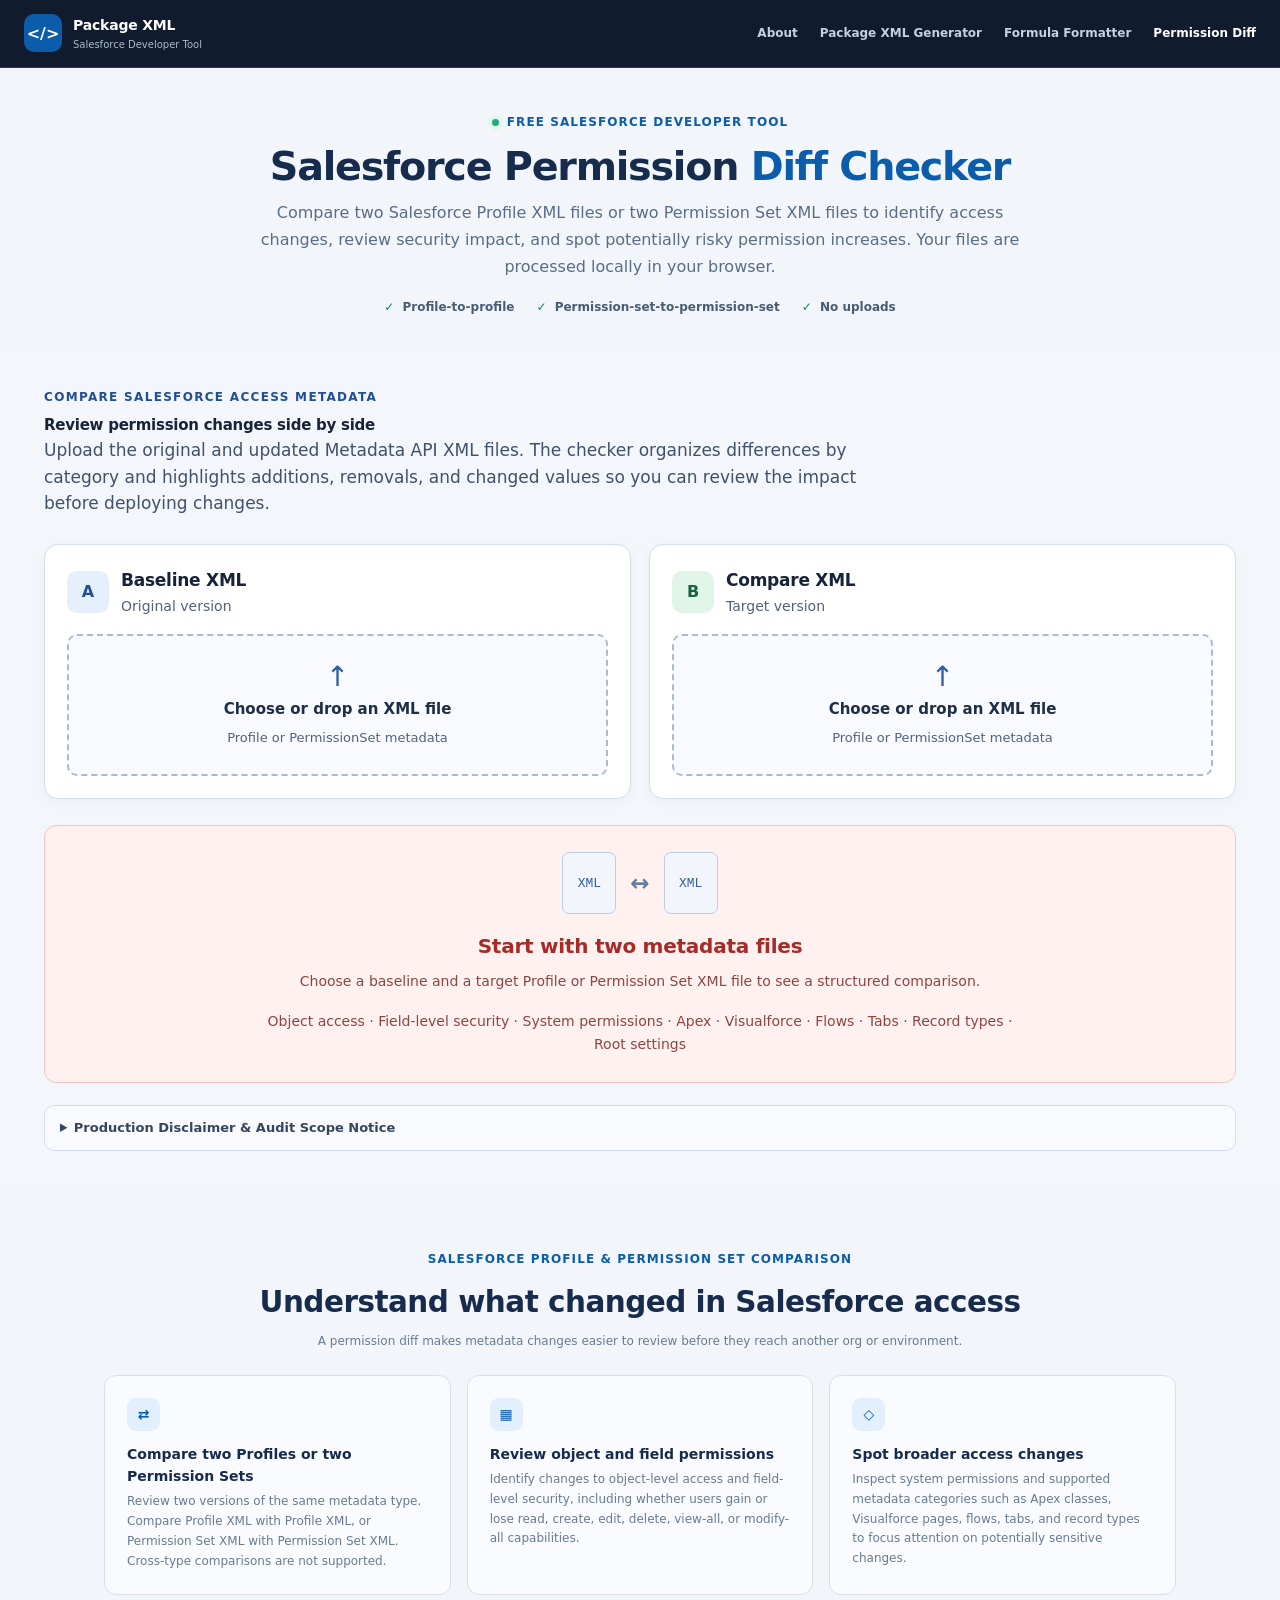
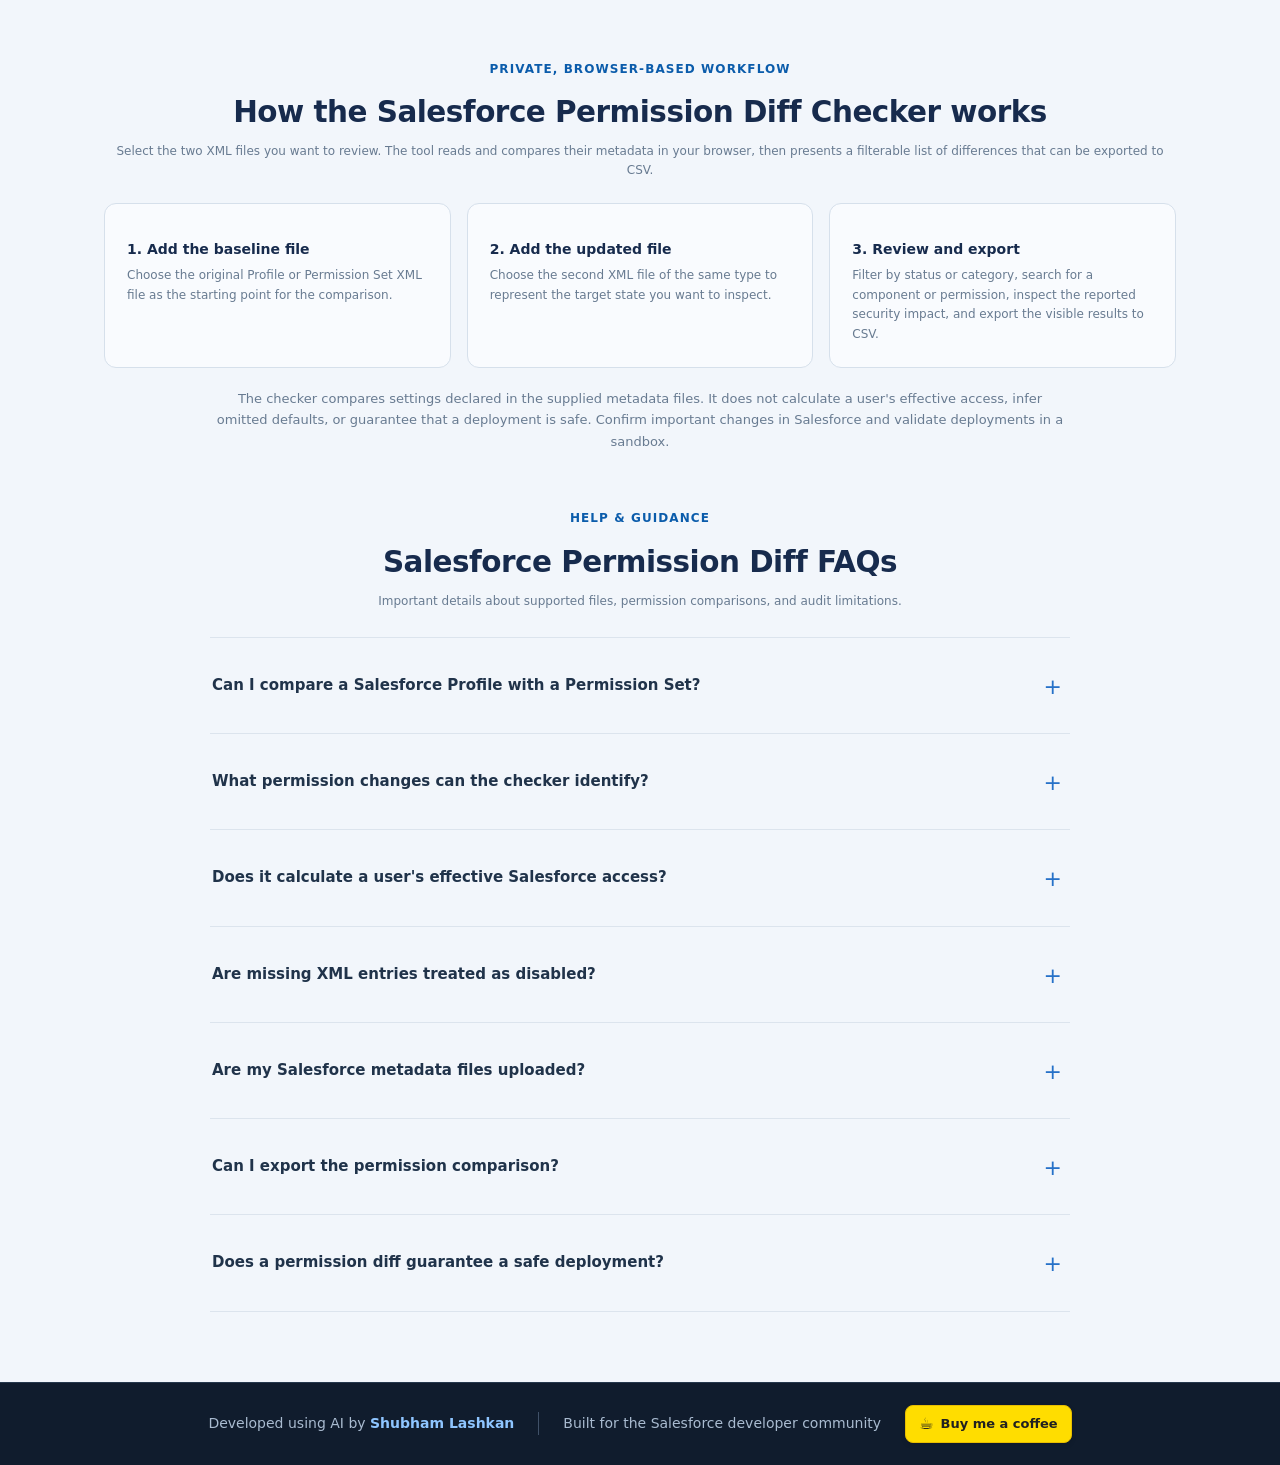
<file: permission-diff.html>
<!doctype html>
<html lang="en">
<head>
<meta charset="utf-8"><meta name="viewport" content="width=device-width, initial-scale=1"><meta name="theme-color" content="#0b5cab"> 
<title>Salesforce Permission Diff Checker – Compare Profiles &amp; Permission Sets</title>
<meta name="description" content="Compare two Salesforce Profile XML files or two Permission Set XML files. Find changes in object access, field-level security, system permissions, Apex, tabs, and more. Free, private, browser-based permission diff checker.">
<meta name="robots" content="index, follow, max-image-preview:large"><link rel="canonical" href="https://packagexml.dev/permission-diff.html">
<meta property="og:type" content="website"><meta property="og:title" content="Salesforce Permission Diff Checker – Compare Profiles &amp; Permission Sets"><meta property="og:description" content="Compare Salesforce Profile or Permission Set metadata XML and review access changes with a free browser-based diff checker."><meta property="og:url" content="https://packagexml.dev/permission-diff.html"><meta name="twitter:card" content="summary">
<link rel="icon" type="image/svg+xml" href="./favicon.svg"><link rel="stylesheet" href="./styles.css"><link rel="stylesheet" href="./permission-diff.css">
<script type="application/ld+json">{"@context":"https://schema.org","@type":"WebApplication","name":"Salesforce Permission Diff Checker","applicationCategory":"DeveloperApplication","operatingSystem":"Any","description":"Compare two Salesforce Profile XML files or two Permission Set XML files to identify permission changes, including object access, field-level security, and system permissions. Files are processed locally in the browser.","offers":{"@type":"Offer","price":"0","priceCurrency":"USD"},"url":"https://packagexml.dev/permission-diff.html"}</script>
<script src="./permission-diff.js" defer></script>
</head><body>
<header class="site-header">
    <a class="brand" href="/" aria-label="Salesforce Package XML Generator home">
      <span class="brand-mark" aria-hidden="true">&lt;/&gt;</span>
      <span><strong>Package XML</strong><small>Salesforce Developer Tool</small></span>
    </a> 
    <nav class="tool-nav" aria-label="Main navigation">
         <a class="header-link" href="./about.html">About</a>
      <a class="header-link" href="/">Package XML Generator</a>
      <a class="header-link" href="./formula-formatter.html">Formula Formatter</a>
      <a class="header-link" href="./permission-diff.html" aria-current="page">Permission Diff</a>
    </nav>
  </header>
<div class="page-content">
<section class="hero">
<div class="eyebrow"><span class="pulse"></span> FREE SALESFORCE DEVELOPER TOOL</div>
<h1>Salesforce Permission <span>Diff Checker</span></h1>
<p class="hero-copy">Compare two Salesforce Profile XML files or two Permission Set XML files to identify access changes, review security impact, and spot potentially risky permission increases. Your files are processed locally in your browser.</p>
<div class="hero-points"><span><b>✓</b> Profile-to-profile</span><span><b>✓</b> Permission-set-to-permission-set</span><span><b>✓</b> No uploads</span></div>
</section>
<div class="pd-tool">
<main class="container">
<section class="intro"><p class="eyebrow">COMPARE SALESFORCE ACCESS METADATA</p><h2>Review permission changes side by side</h2><p>Upload the original and updated Metadata API XML files. The checker organizes differences by category and highlights additions, removals, and changed values so you can review the impact before deploying changes.</p></section>
<section class="upload-grid" aria-label="XML files">
<article class="upload-card"><div class="upload-heading"><span class="file-mark baseline-mark">A</span><div><h2>Baseline XML</h2><p>Original version</p></div></div><label class="dropzone" id="dropA" for="fileA" tabindex="0"><span class="upload-icon">↑</span><strong id="labelA">Choose or drop an XML file</strong><span id="metaA">Profile or PermissionSet metadata</span><input id="fileA" type="file" accept=".xml,text/xml,application/xml" hidden></label></article>
<article class="upload-card"><div class="upload-heading"><span class="file-mark compare-mark">B</span><div><h2>Compare XML</h2><p>Target version</p></div></div><label class="dropzone" id="dropB" for="fileB" tabindex="0"><span class="upload-icon">↑</span><strong id="labelB">Choose or drop an XML file</strong><span id="metaB">Profile or PermissionSet metadata</span><input id="fileB" type="file" accept=".xml,text/xml,application/xml" hidden></label></article>
</section>
<div id="errorBox" class="error-box" role="alert" hidden></div>
<section id="results" hidden>
<aside class="notice"><strong>ⓘ Metadata comparison only</strong><p>This compares settings explicitly present in the uploaded files; it does not calculate effective user access. Missing entries are treated as “Not specified”, not automatically as false. Profile metadata may omit settings that were not retrieved.</p></aside>
<div class="summary-grid" aria-label="Comparison summary"><article><span>Added</span><strong id="countAdded" class="green">0</strong></article><article><span>Changed</span><strong id="countChanged" class="amber">0</strong></article><article><span>Removed</span><strong id="countRemoved" class="red">0</strong></article><article><span>Unchanged</span><strong id="countUnchanged">0</strong></article></div>
<div class="results-heading"><div><h2>Diff results</h2><p id="resultSubtitle">Compare settings by category.</p></div><div class="actions"><button id="exportBtn" class="button primary" type="button">Export Diff to CSV ↓</button><button id="clearBtn" class="button secondary" type="button">Clear files</button></div></div>
<div class="filters"><fieldset class="status-filters"><legend>Status</legend><label><input type="checkbox" data-status="Changed" checked> <span class="dot amber-dot"></span>Changed</label><label><input type="checkbox" data-status="Added" checked> <span class="dot green-dot"></span>Added</label><label><input type="checkbox" data-status="Removed" checked> <span class="dot red-dot"></span>Removed</label><label><input type="checkbox" data-status="Unchanged"> <span class="dot gray-dot"></span>Unchanged</label></fieldset><label class="category-filter">Category<select id="categoryFilter"><option value="all">All categories</option></select></label><label class="search-filter">Search component<input id="searchInput" type="search" placeholder="Object, field, permission…" autocomplete="off"></label></div>
<div class="impact-legend" aria-label="Security impact legend"><span class="impact escalation">↗ Escalation: access granted</span><span class="impact restriction">↘ Restriction: access revoked</span><span class="impact high-risk">↗ High risk: broad administrative access</span></div>
<div class="table-wrap"><table><thead><tr><th>Status</th><th>Category</th><th>Permission / Component</th><th>Setting</th><th>Baseline</th><th>Compare</th><th>Security impact</th></tr></thead><tbody id="resultsBody"></tbody></table><p id="emptyResults" class="empty-results" hidden>No rows match the current filters.</p></div><div class="results-foot"><span id="visibleCount">Showing 0 rows</span><span>CSV export respects the active filters.</span></div>
</section>
<section id="emptyState" class="empty-state"><div class="file-pair"><span>XML</span><b>↔</b><span>XML</span></div><h2>Start with two metadata files</h2><p>Choose a baseline and a target Profile or Permission Set XML file to see a structured comparison.</p><p class="supported">Object access · Field-level security · System permissions · Apex · Visualforce · Flows · Tabs · Record types · Root settings</p></section>
<details class="audit-disclaimer"><summary>Production Disclaimer &amp; Audit Scope Notice</summary><div class="audit-disclaimer-content"><p><strong>Client-Side Processing:</strong> All XML comparisons run entirely within your local browser runtime. No metadata, file contents, or organizational structures are uploaded, stored, or transmitted over any network.</p><p><strong>Audit Use &amp; Limitations:</strong> This tool evaluates access-control and security declarations defined within the Metadata API schema, including object permissions, field-level security, system permissions, Apex classes, Visualforce pages, flows, tab visibility, custom permissions, and root directives.</p><p><strong>Deployment Safeguard:</strong> Metadata retrievals may omit implicit standard defaults or system-managed mappings. Validate changes in a sandbox or deployment dry run before production deployment.</p></div></details>
</main>
</div>
<section class="how-section pd-seo-section"><div class="section-intro"><span class="eyebrow">SALESFORCE PROFILE &amp; PERMISSION SET COMPARISON</span><h2>Understand what changed in Salesforce access</h2><p>A permission diff makes metadata changes easier to review before they reach another org or environment.</p></div><div class="feature-grid"><article class="feature-card"><span class="feature-icon">⇄</span><h3>Compare two Profiles or two Permission Sets</h3><p>Review two versions of the same metadata type. Compare Profile XML with Profile XML, or Permission Set XML with Permission Set XML. Cross-type comparisons are not supported.</p></article><article class="feature-card"><span class="feature-icon">▦</span><h3>Review object and field permissions</h3><p>Identify changes to object-level access and field-level security, including whether users gain or lose read, create, edit, delete, view-all, or modify-all capabilities.</p></article><article class="feature-card"><span class="feature-icon">◇</span><h3>Spot broader access changes</h3><p>Inspect system permissions and supported metadata categories such as Apex classes, Visualforce pages, flows, tabs, and record types to focus attention on potentially sensitive changes.</p></article></div></section>
<section class="how-section pd-seo-section"><div class="section-intro"><span class="eyebrow">PRIVATE, BROWSER-BASED WORKFLOW</span><h2>How the Salesforce Permission Diff Checker works</h2><p>Select the two XML files you want to review. The tool reads and compares their metadata in your browser, then presents a filterable list of differences that can be exported to CSV.</p></div><div class="feature-grid"><article class="feature-card"><h3>1. Add the baseline file</h3><p>Choose the original Profile or Permission Set XML file as the starting point for the comparison.</p></article><article class="feature-card"><h3>2. Add the updated file</h3><p>Choose the second XML file of the same type to represent the target state you want to inspect.</p></article><article class="feature-card"><h3>3. Review and export</h3><p>Filter by status or category, search for a component or permission, inspect the reported security impact, and export the visible results to CSV.</p></article></div><p class="disclaimer">The checker compares settings declared in the supplied metadata files. It does not calculate a user's effective access, infer omitted defaults, or guarantee that a deployment is safe. Confirm important changes in Salesforce and validate deployments in a sandbox.</p></section>
<section class="faq-section" id="faq"><div class="section-intro"><span class="eyebrow">HELP &amp; GUIDANCE</span><h2>Salesforce Permission Diff FAQs</h2><p>Important details about supported files, permission comparisons, and audit limitations.</p></div><div class="faq-list">
<details class="faq-item"><summary>Can I compare a Salesforce Profile with a Permission Set?</summary><p>No. Compare two Profile XML files with each other, or compare two Permission Set XML files with each other. The tool does not support comparing a Profile directly with a Permission Set.</p></details>
<details class="faq-item"><summary>What permission changes can the checker identify?</summary><p>It compares supported settings explicitly present in the uploaded Metadata API XML, including object permissions, field-level security, system permissions, Apex class access, Visualforce page access, flows, tab visibility, record types, and other supported declarations.</p></details>
<details class="faq-item"><summary>Does it calculate a user's effective Salesforce access?</summary><p>No. It compares the settings declared in the two files. Effective access can depend on assignments, licenses, hierarchy, sharing, permission set groups, muting, and other org configuration that is outside a two-file metadata diff.</p></details>
<details class="faq-item"><summary>Are missing XML entries treated as disabled?</summary><p>No. Missing entries are treated as not specified, not automatically as false. Profile metadata may omit settings that were not included in the retrieval.</p></details>
<details class="faq-item"><summary>Are my Salesforce metadata files uploaded?</summary><p>No. File reading and comparison run locally in your browser. The tool does not send the XML contents to a server.</p></details>
<details class="faq-item"><summary>Can I export the permission comparison?</summary><p>Yes. Use Export Diff to CSV to download the comparison results. The export respects the filters currently applied to the results.</p></details>
<details class="faq-item"><summary>Does a permission diff guarantee a safe deployment?</summary><p>No. Use the comparison as a review aid, then validate changes in a sandbox or deployment dry run. Metadata retrievals may omit implicit defaults or settings not included in the source files.</p></details>
</div></section>
</div>
<footer class="site-footer formula-site-footer">
    <p>Developed using AI by <a href="https://shubhamlashkan.com" target="_blank" rel="noopener noreferrer">Shubham Lashkan</a></p>
    <span>Built for the Salesforce developer community</span>
    <a class="coffee-support-link" href="https://buymeacoffee.com/shubhamlashkan" target="_blank" rel="noopener noreferrer" aria-label="Support this free tool on Buy Me a Coffee"><span class="coffee-cup-icon" aria-hidden="true">☕</span> Buy me a coffee</a>
  </footer>
</body></html>
</file>
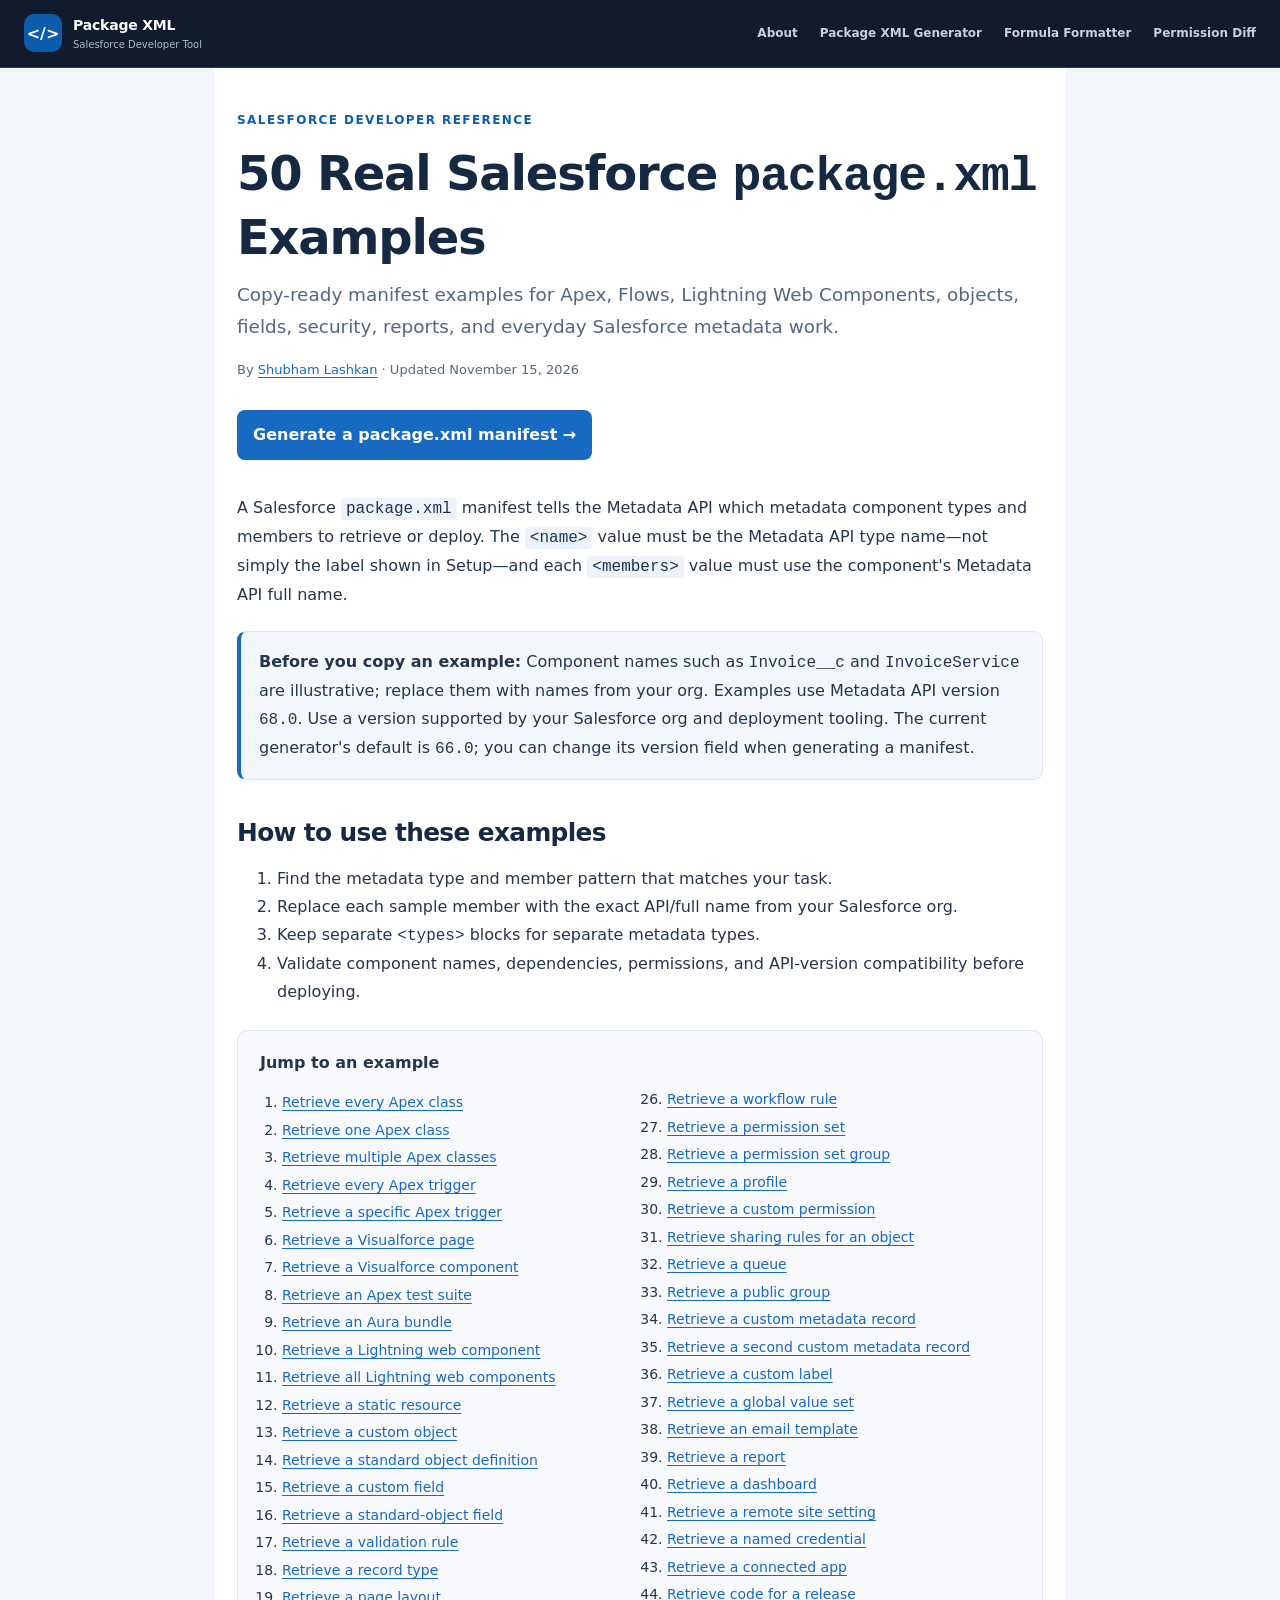
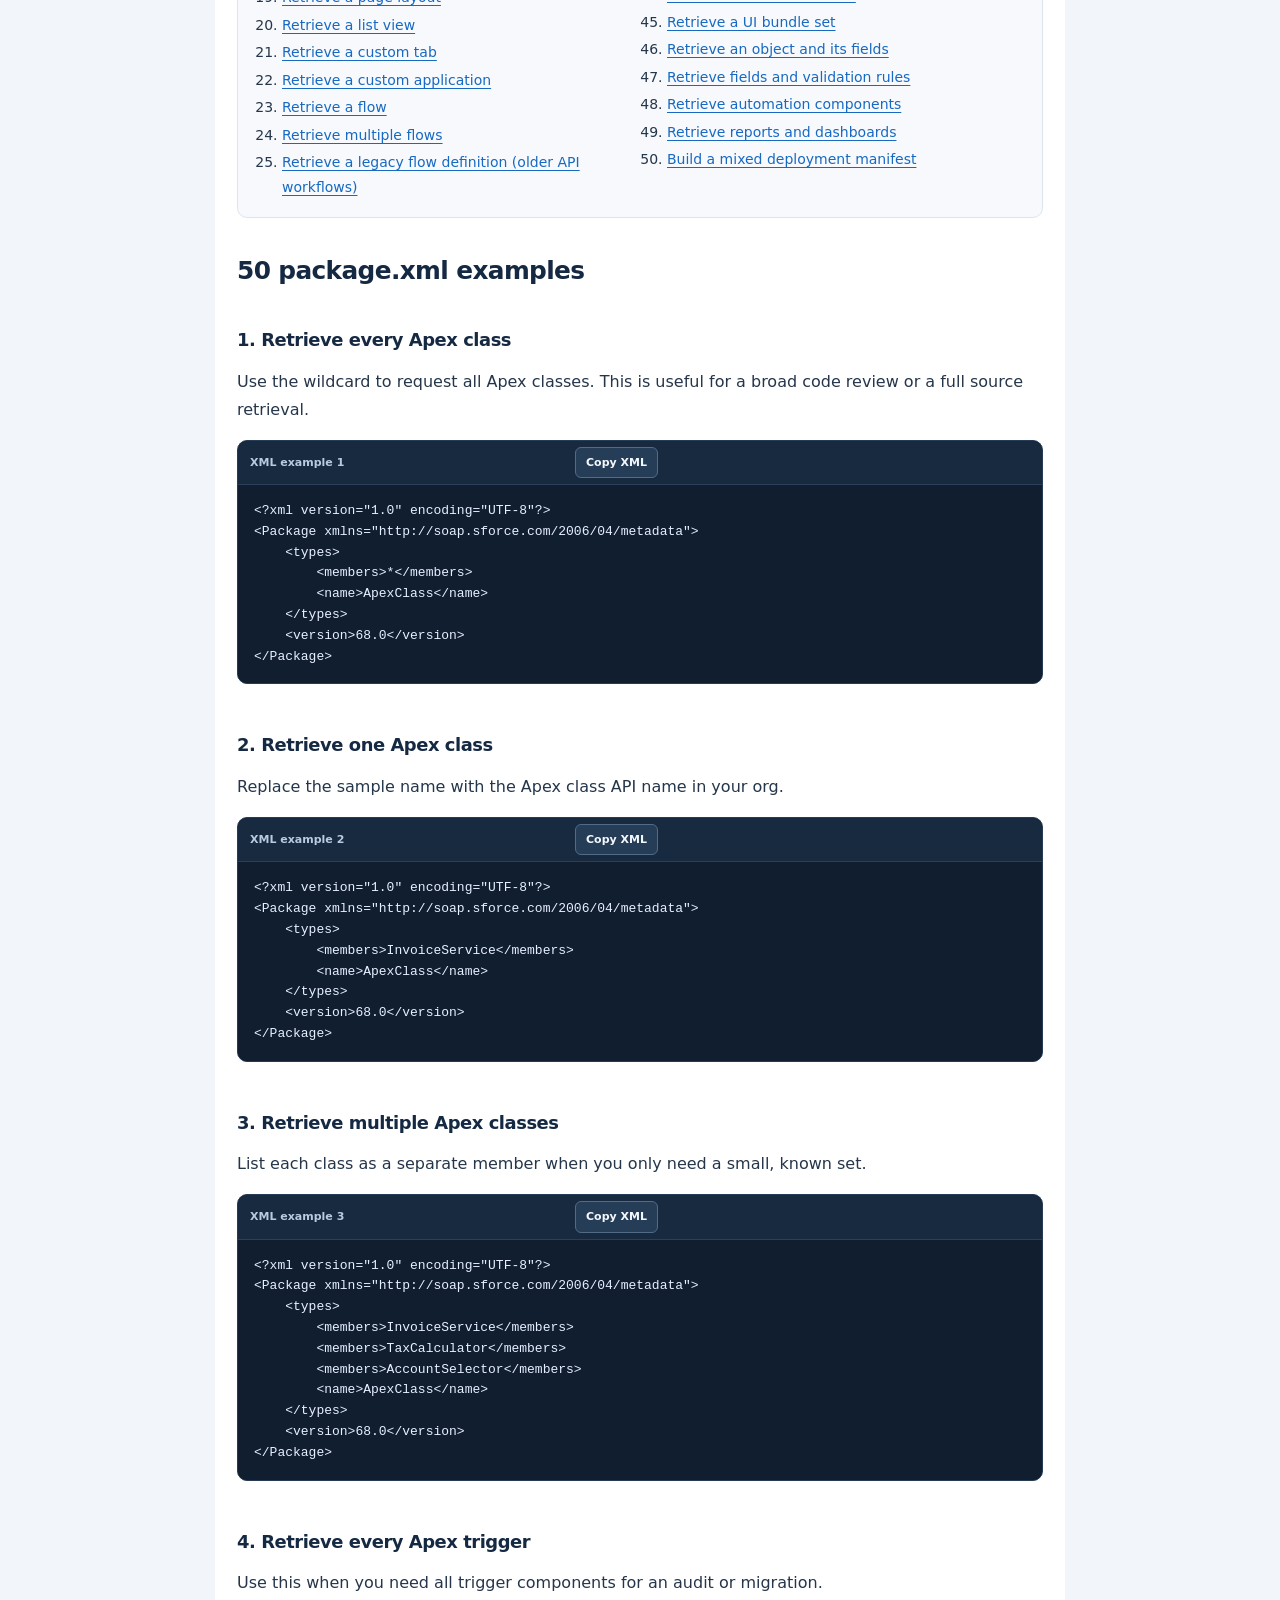
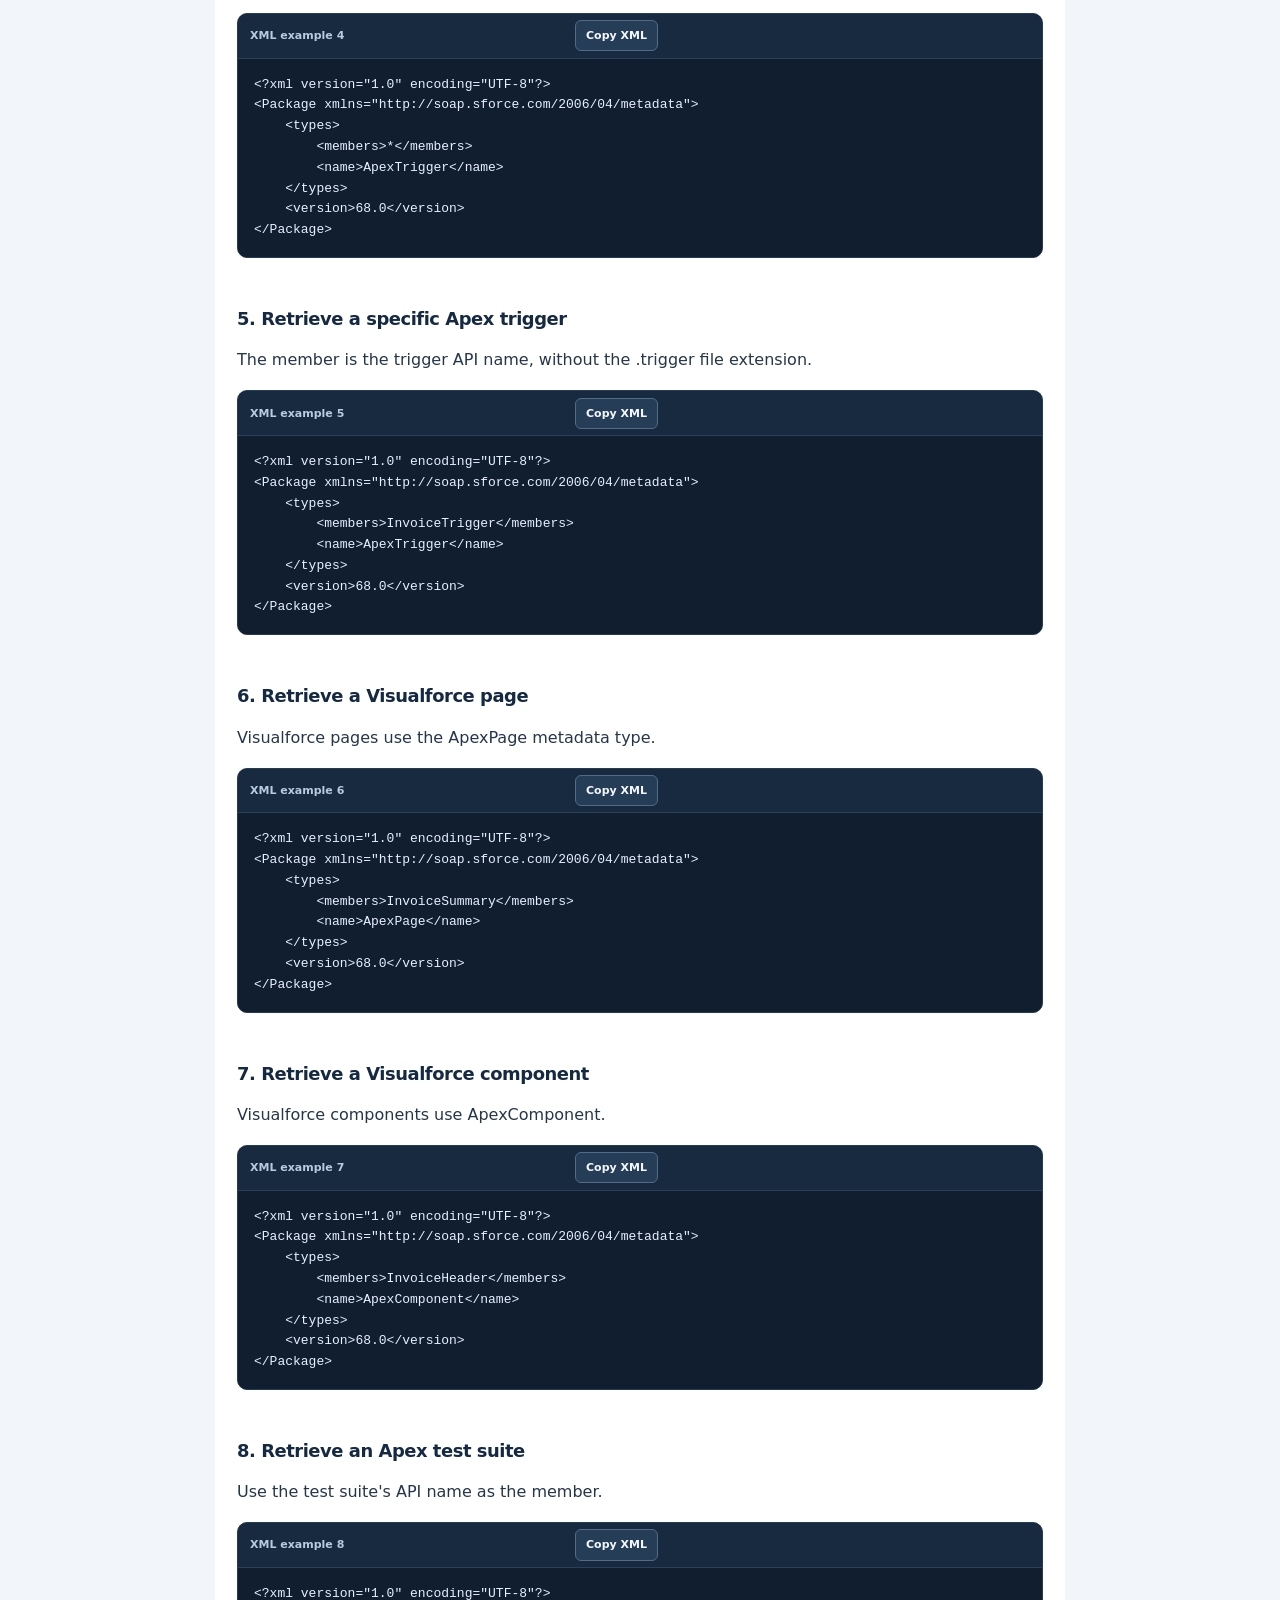
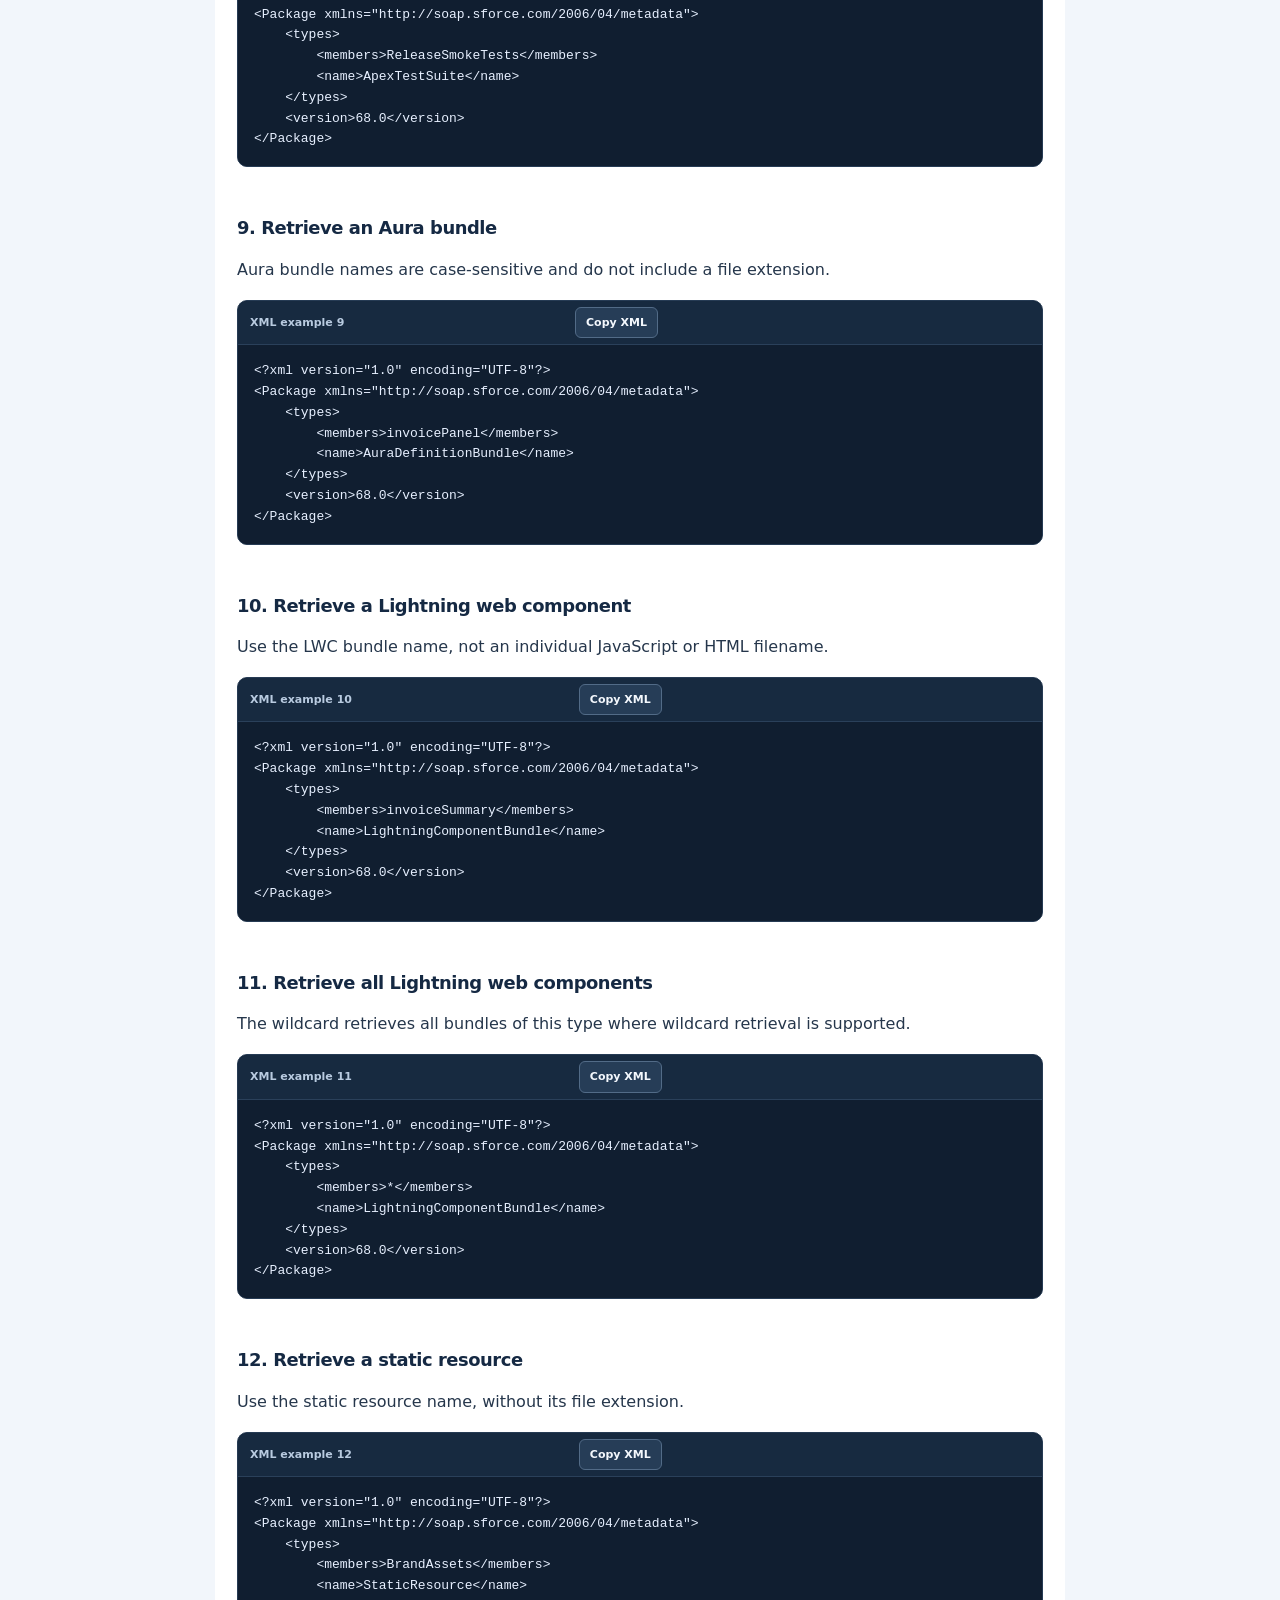
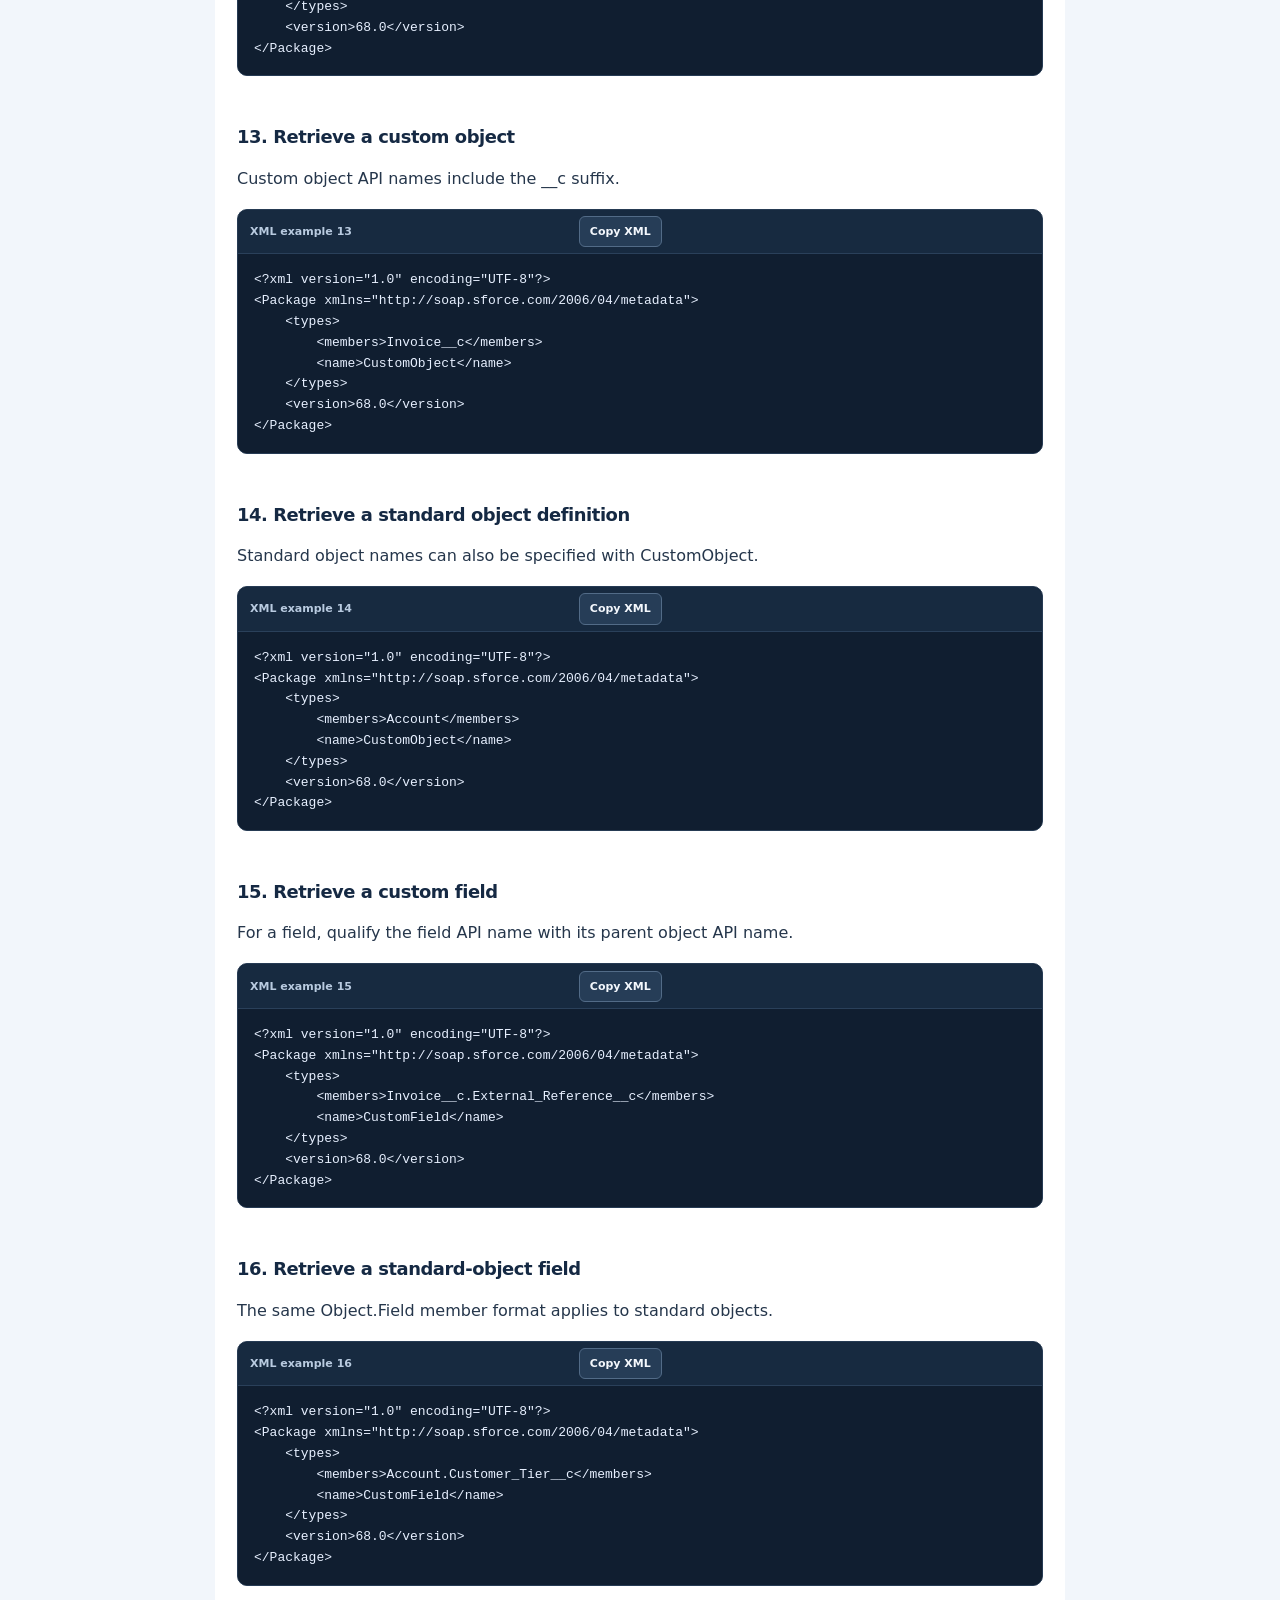
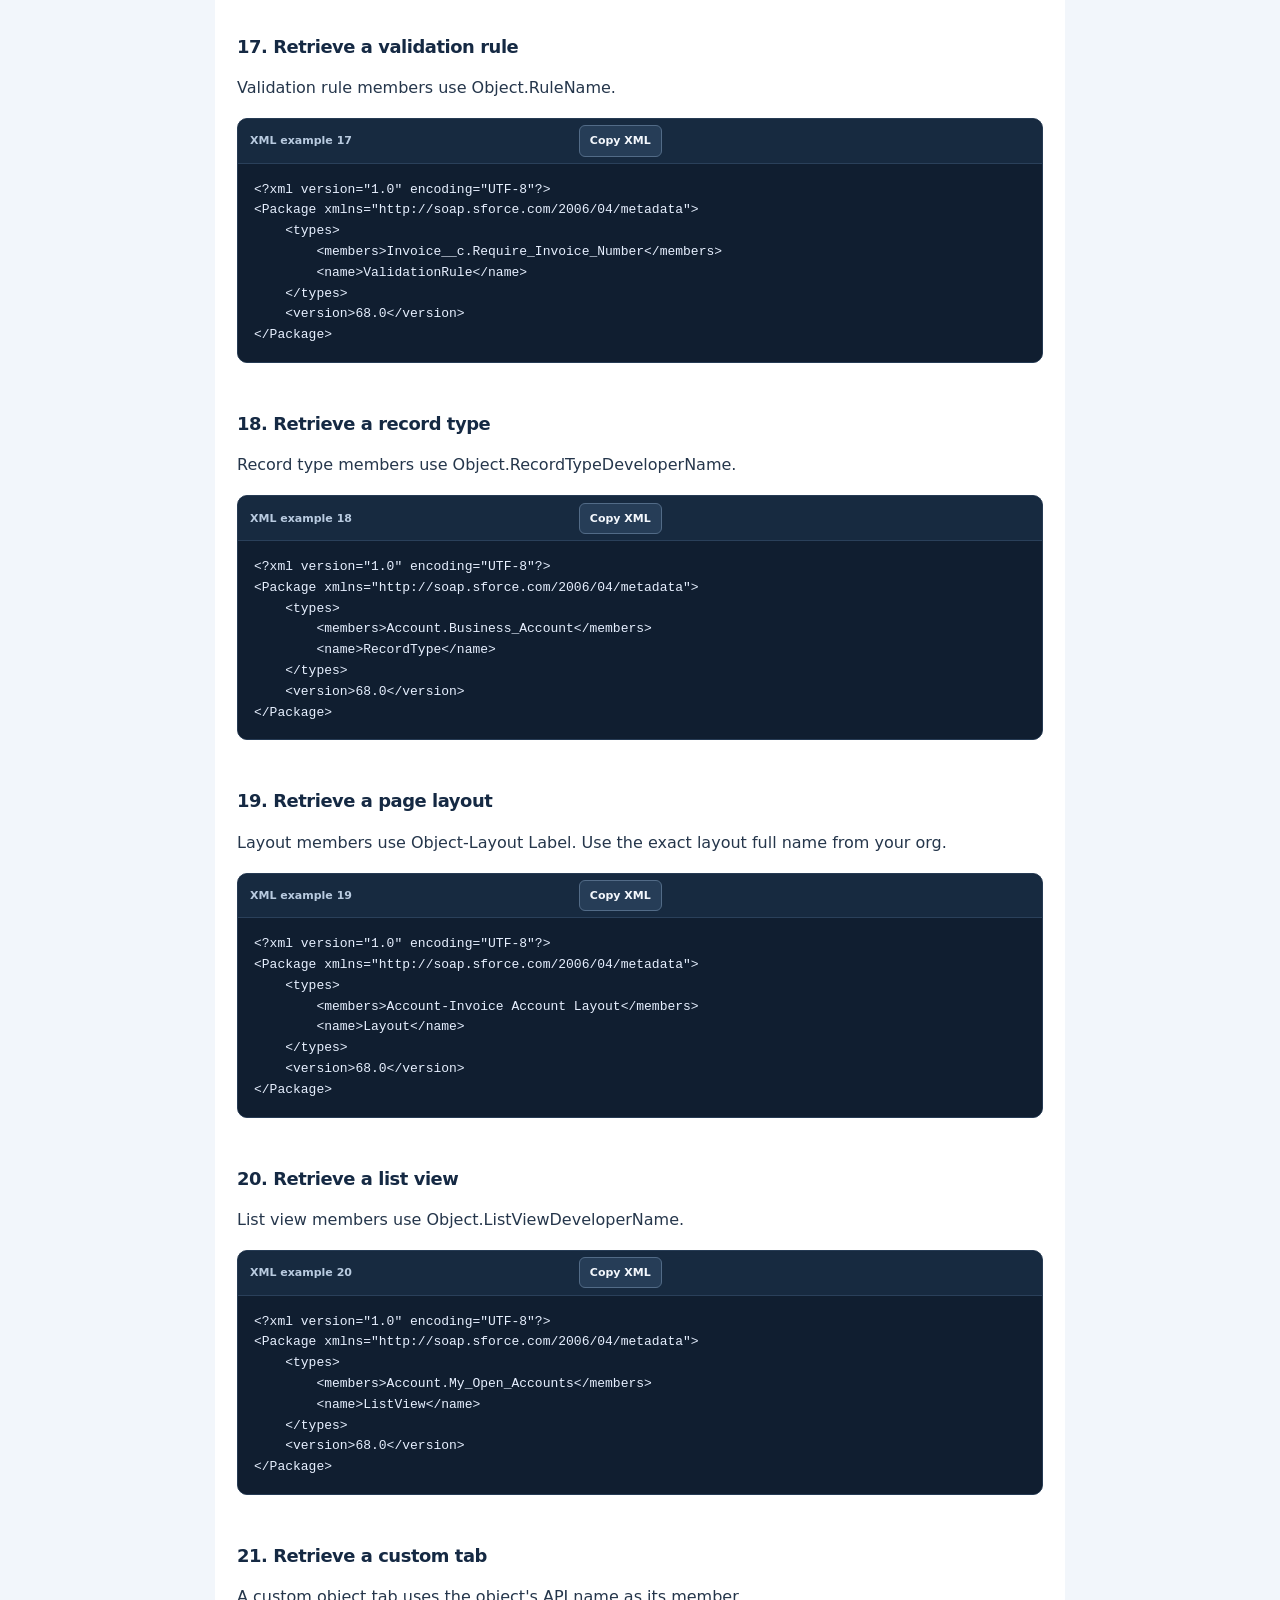
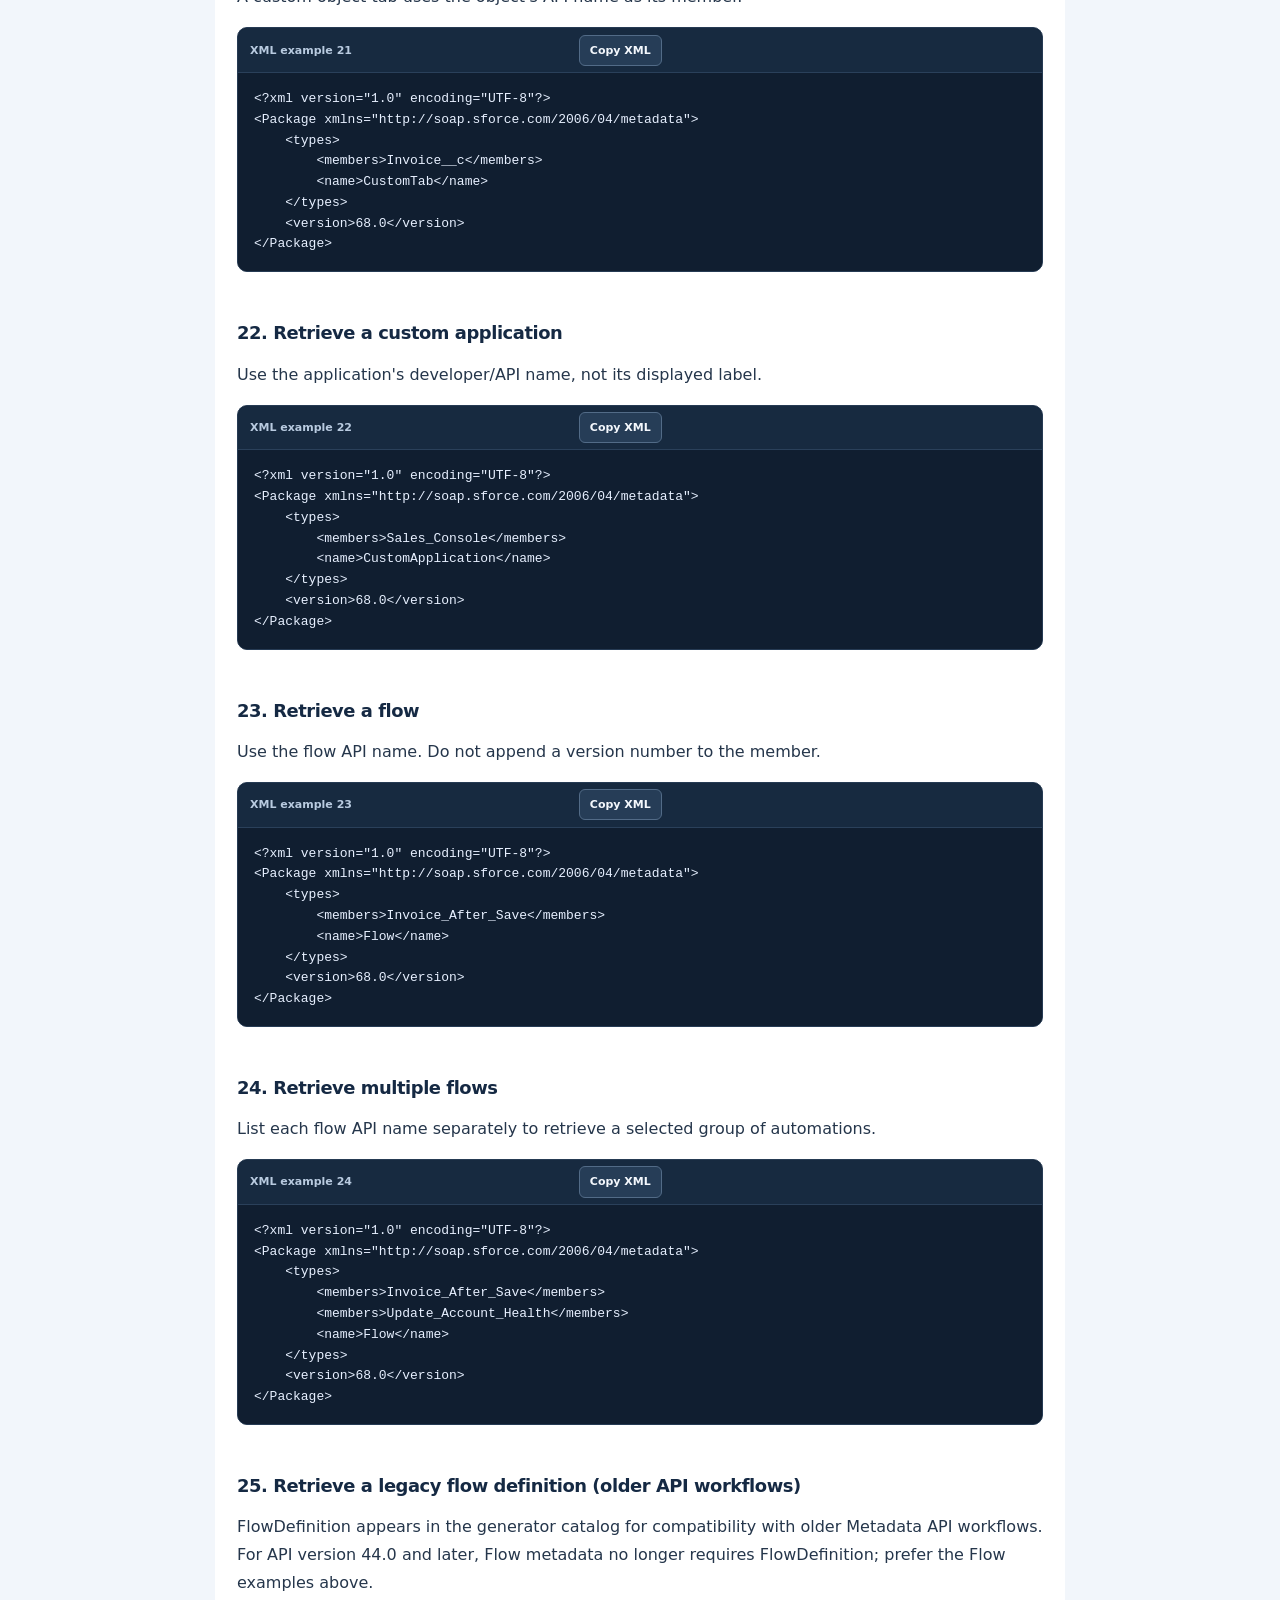
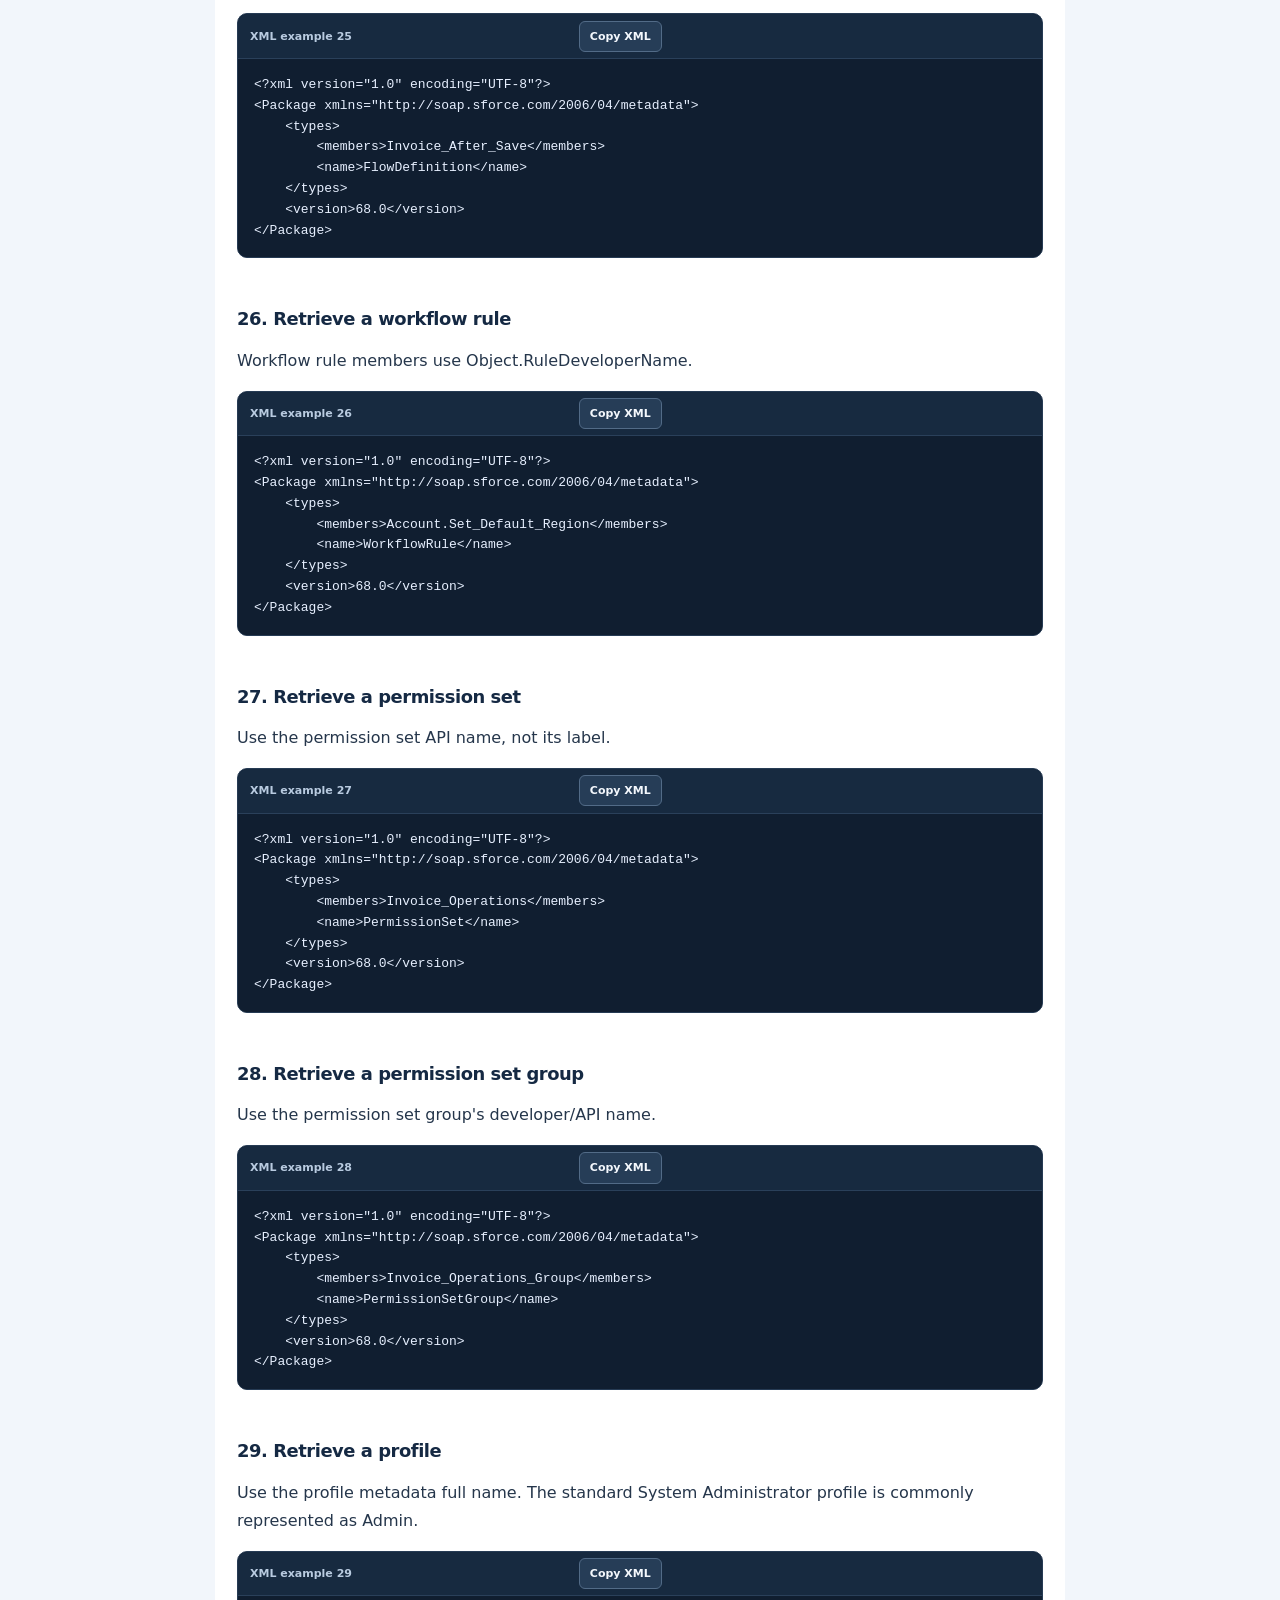
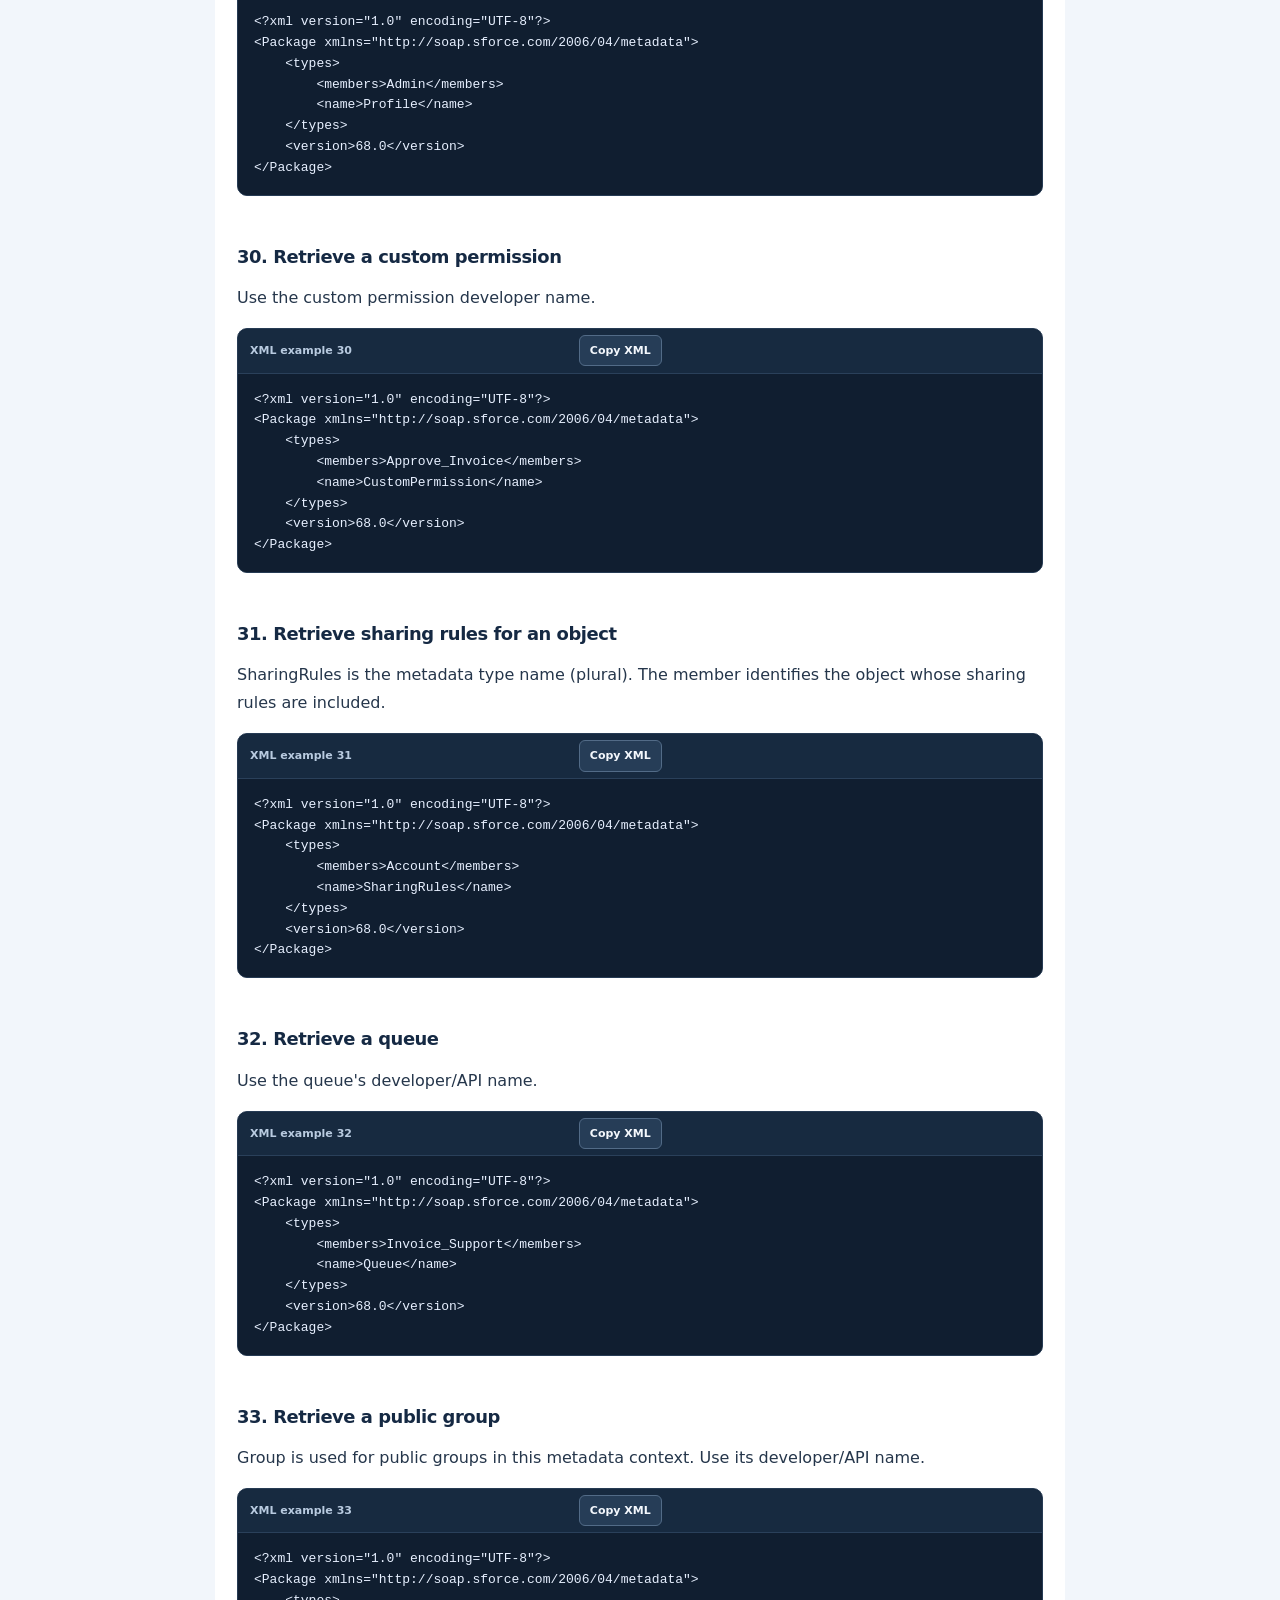
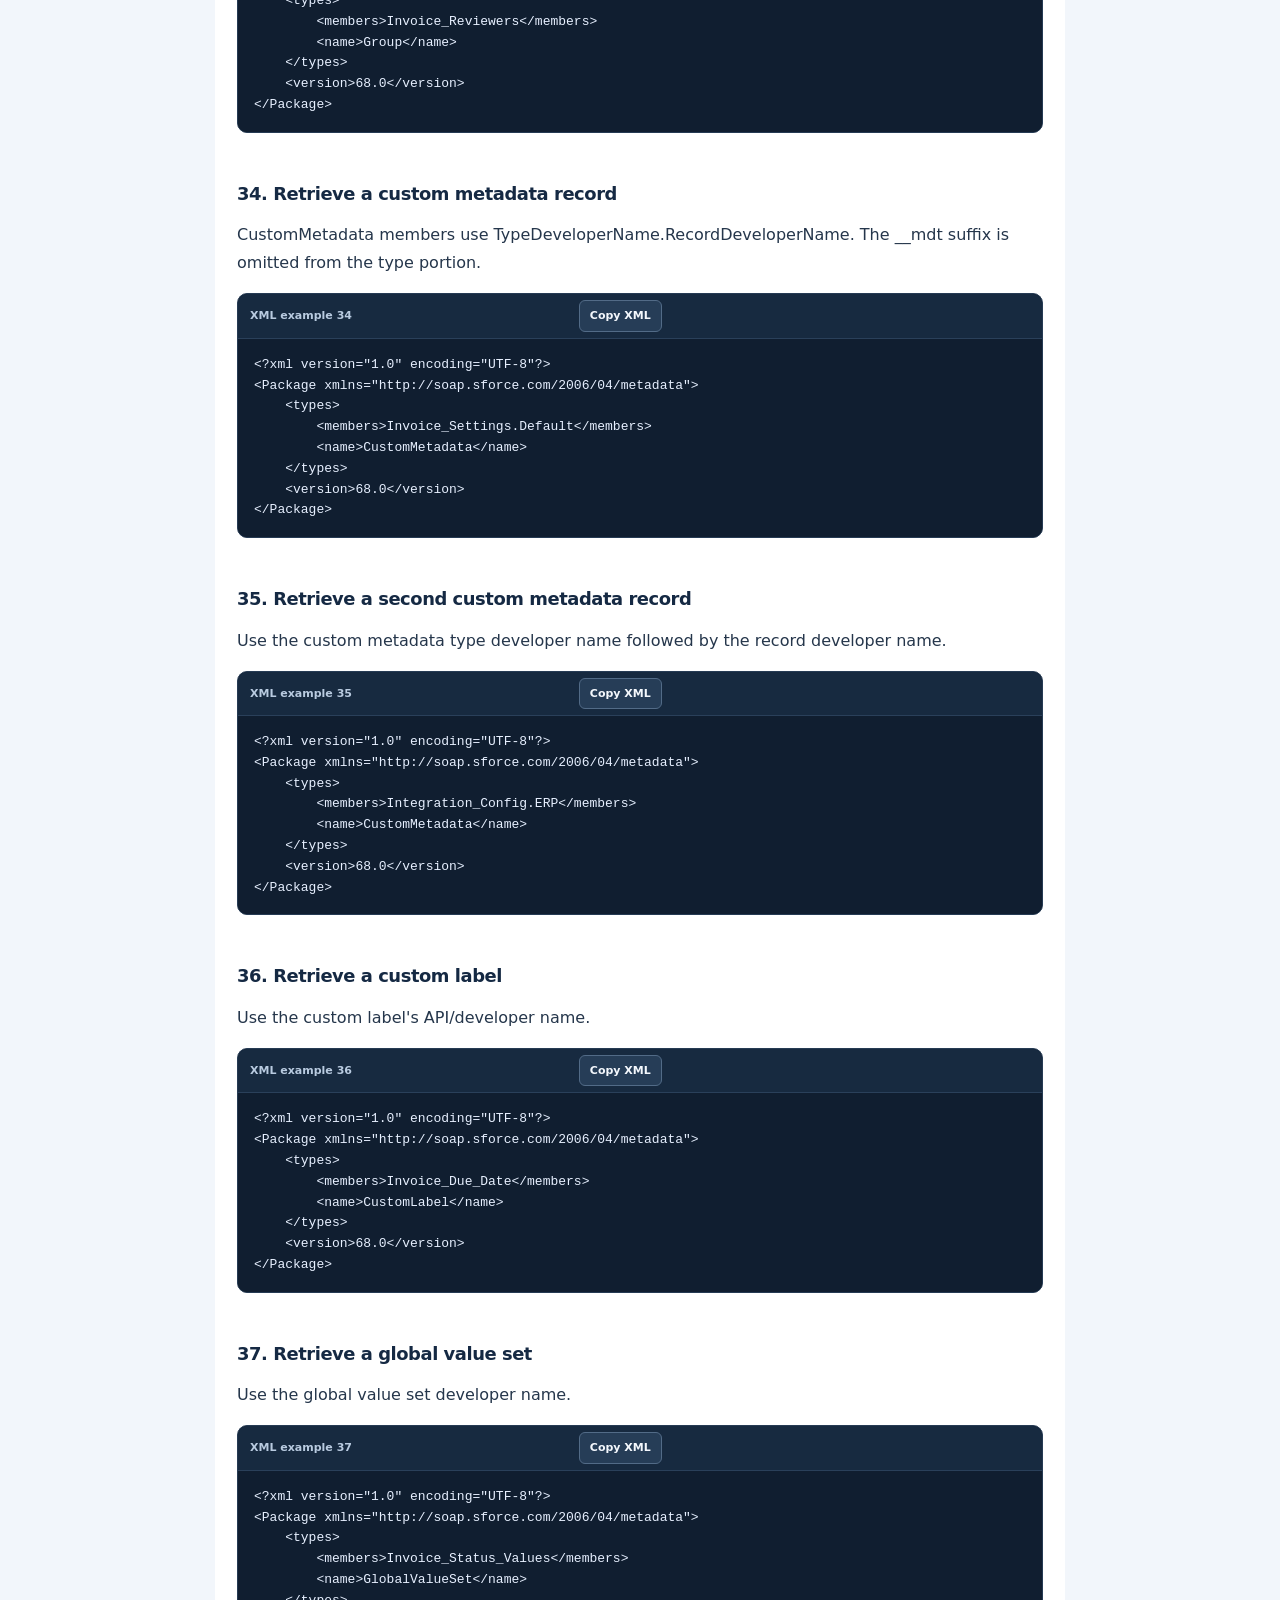
<file: blog/50-salesforce-package-xml-examples.html>
<!doctype html>
<html lang="en">
<head>
<meta charset="utf-8">
<meta name="viewport" content="width=device-width, initial-scale=1">
<title>50 Real Salesforce package.xml Examples (API Names &amp; XML)</title>
<meta name="description" content="Explore 50 practical Salesforce package.xml examples for Apex, Flows, LWC, custom objects, fields, security, reports and more. Copy and adapt real Metadata API names.">
<meta name="robots" content="index,follow">
<link rel="canonical" href="https://packagexml.dev/blog/50-salesforce-package-xml-examples.html">
<link rel="icon" type="image/svg+xml" href="../favicon.svg">
<link rel="stylesheet" href="../styles.css">
<meta property="og:type" content="article">
<meta property="og:title" content="50 Real Salesforce package.xml Examples">
<meta property="og:description" content="Practical package.xml snippets for common Salesforce metadata types, using their exact Metadata API names.">
<meta property="og:url" content="https://packagexml.dev/blog/50-salesforce-package-xml-examples.html">
<meta name="twitter:card" content="summary">
<meta name="twitter:title" content="50 Real Salesforce package.xml Examples">
<meta name="twitter:description" content="Copy and adapt 50 Salesforce package.xml examples for common metadata types.">
<style>
.guide-main{max-width:850px;margin:0 auto;padding:42px 22px 64px;background:#fff;color:#25364b;font:16px/1.75 Inter,ui-sans-serif,system-ui,-apple-system,BlinkMacSystemFont,"Segoe UI",sans-serif}
.guide-main a{color:#1769c2;text-underline-offset:3px}
.guide-main .eyebrow{display:block;color:#0b5cab;font-size:12px;font-weight:800;letter-spacing:.12em;text-transform:uppercase}
.guide-main h1,.guide-main h2,.guide-main h3{color:#152943;line-height:1.25;letter-spacing:-.025em}
.guide-main h1{font-size:clamp(2rem,5vw,3rem);margin:12px 0}
.guide-main h2{font-size:1.55rem;margin:38px 0 12px}
.guide-main h3{font-size:1.12rem;margin:28px 0 7px}
.guide-main .dek{font-size:1.15rem;color:#53677f;margin:0}
.guide-main .byline{font-size:13px;color:#53677f;margin:16px 0 24px}
.guide-main .cta{display:inline-block;background:#1769c2;color:#fff;text-decoration:none;font-weight:800;padding:11px 16px;border-radius:8px;margin:4px 0 18px}
.guide-main .callout{background:#f3f7fb;border:1px solid #dce5ef;border-left:4px solid #1769c2;padding:16px 18px;border-radius:9px;margin:22px 0}
.guide-main pre{overflow:auto;background:#101e30;color:#e7f0ff;border-radius:10px;padding:16px;font-size:13px;line-height:1.6;margin:12px 0 18px}
.guide-main code{font-family:ui-monospace,SFMono-Regular,Menlo,Consolas,monospace}
.guide-main p code{background:#edf3f9;color:#183451;border-radius:4px;padding:2px 5px}
.guide-main .note{font-size:14px;color:#53677f}
.guide-main .toc{background:#f7f9fc;border:1px solid #dce5ef;border-radius:10px;padding:18px 22px;margin:24px 0}
.guide-main .toc ol{columns:2;column-gap:32px;margin:10px 0 0;padding-left:22px}
.guide-main .toc li{break-inside:avoid;margin:3px 0;font-size:14px}
.guide-main .example{padding-top:2px;scroll-margin-top:20px}
.guide-main .xml-example-toolbar{display:flex;align-items:center;justify-content:space-between;gap:12px;flex-wrap:wrap}
.guide-main .copy-toast{display:inline-flex;align-items:center;gap:8px;margin-left:10px;padding:6px 10px;border:1px solid #b9e4ca;border-radius:7px;background:#eaf8ef;color:#17633a;font-size:13px;font-weight:700;line-height:1.35;opacity:0;visibility:hidden;transform:translateY(4px);transition:opacity .16s ease,transform .16s ease,visibility .16s ease;pointer-events:none}
.guide-main .copy-toast.is-visible{opacity:1;visibility:visible;transform:translateY(0)}
.guide-main .copy-toast-icon{display:inline-grid;place-items:center;width:17px;height:17px;border-radius:50%;background:#d0f0dc;font-size:12px;line-height:1}
@media(prefers-reduced-motion:reduce){.guide-main .copy-toast{transition:none}}
@media(max-width:600px){.guide-main{padding:30px 18px 48px}.guide-main .dek{font-size:1.03rem}.guide-main .toc ol{columns:1}.guide-main pre{font-size:12px;padding:13px}}
</style>
<script type="application/ld+json">
{"@context":"https://schema.org","@type":"Article","headline":"50 Real Salesforce package.xml Examples","description":"50 practical Salesforce package.xml examples using Metadata API type names and realistic component member names.","mainEntityOfPage":{"@type":"WebPage","@id":"https://packagexml.dev/blog/50-salesforce-package-xml-examples.html"},"author":{"@type":"Person","name":"Shubham Lashkan","url":"https://shubhamlashkan.com/"},"publisher":{"@type":"Organization","name":"packagexml.dev","url":"https://packagexml.dev/"},"datePublished":"2026-11-15","dateModified":"2026-11-15"}
</script>
</head>
<body>
<header class="site-header">
  <a class="brand" href="../" aria-label="Salesforce Package XML Generator home">
    <span class="brand-mark" aria-hidden="true">&lt;/&gt;</span>
    <span><strong>Package XML</strong><small>Salesforce Developer Tool</small></span>
  </a>
  <nav class="tool-nav" aria-label="Main navigation">
    <a class="header-link" href="../about.html">About</a>
    <a class="header-link" href="../">Package XML Generator</a>
    <a class="header-link" href="../formula-formatter.html">Formula Formatter</a>
    <a class="header-link" href="../permission-diff.html">Permission Diff</a>
  </nav>
</header>
<main class="guide-main">
<article>
<div class="eyebrow">Salesforce Developer Reference</div>
<h1>50 Real Salesforce <code>package.xml</code> Examples</h1>
<p class="dek">Copy-ready manifest examples for Apex, Flows, Lightning Web Components, objects, fields, security, reports, and everyday Salesforce metadata work.</p>
<p class="byline">By <a href="https://shubhamlashkan.com/">Shubham Lashkan</a> · Updated November 15, 2026</p>
<a class="cta" href="../">Generate a package.xml manifest →</a>
<p>A Salesforce <code>package.xml</code> manifest tells the Metadata API which metadata component types and members to retrieve or deploy. The <code>&lt;name&gt;</code> value must be the Metadata API type name—not simply the label shown in Setup—and each <code>&lt;members&gt;</code> value must use the component's Metadata API full name.</p>
<div class="callout"><strong>Before you copy an example:</strong> Component names such as <code>Invoice__c</code> and <code>InvoiceService</code> are illustrative; replace them with names from your org. Examples use Metadata API version <code>68.0</code>. Use a version supported by your Salesforce org and deployment tooling. The current generator's default is <code>66.0</code>; you can change its version field when generating a manifest.</div>
<h2>How to use these examples</h2>
<ol>
<li>Find the metadata type and member pattern that matches your task.</li>
<li>Replace each sample member with the exact API/full name from your Salesforce org.</li>
<li>Keep separate <code>&lt;types&gt;</code> blocks for separate metadata types.</li>
<li>Validate component names, dependencies, permissions, and API-version compatibility before deploying.</li>
</ol>
<div class="toc"><strong>Jump to an example</strong><ol>
<li><a href="#example-1">Retrieve every Apex class</a></li><li><a href="#example-2">Retrieve one Apex class</a></li><li><a href="#example-3">Retrieve multiple Apex classes</a></li><li><a href="#example-4">Retrieve every Apex trigger</a></li><li><a href="#example-5">Retrieve a specific Apex trigger</a></li><li><a href="#example-6">Retrieve a Visualforce page</a></li><li><a href="#example-7">Retrieve a Visualforce component</a></li><li><a href="#example-8">Retrieve an Apex test suite</a></li><li><a href="#example-9">Retrieve an Aura bundle</a></li><li><a href="#example-10">Retrieve a Lightning web component</a></li><li><a href="#example-11">Retrieve all Lightning web components</a></li><li><a href="#example-12">Retrieve a static resource</a></li><li><a href="#example-13">Retrieve a custom object</a></li><li><a href="#example-14">Retrieve a standard object definition</a></li><li><a href="#example-15">Retrieve a custom field</a></li><li><a href="#example-16">Retrieve a standard-object field</a></li><li><a href="#example-17">Retrieve a validation rule</a></li><li><a href="#example-18">Retrieve a record type</a></li><li><a href="#example-19">Retrieve a page layout</a></li><li><a href="#example-20">Retrieve a list view</a></li><li><a href="#example-21">Retrieve a custom tab</a></li><li><a href="#example-22">Retrieve a custom application</a></li><li><a href="#example-23">Retrieve a flow</a></li><li><a href="#example-24">Retrieve multiple flows</a></li><li><a href="#example-25">Retrieve a legacy flow definition (older API workflows)</a></li><li><a href="#example-26">Retrieve a workflow rule</a></li><li><a href="#example-27">Retrieve a permission set</a></li><li><a href="#example-28">Retrieve a permission set group</a></li><li><a href="#example-29">Retrieve a profile</a></li><li><a href="#example-30">Retrieve a custom permission</a></li><li><a href="#example-31">Retrieve sharing rules for an object</a></li><li><a href="#example-32">Retrieve a queue</a></li><li><a href="#example-33">Retrieve a public group</a></li><li><a href="#example-34">Retrieve a custom metadata record</a></li><li><a href="#example-35">Retrieve a second custom metadata record</a></li><li><a href="#example-36">Retrieve a custom label</a></li><li><a href="#example-37">Retrieve a global value set</a></li><li><a href="#example-38">Retrieve an email template</a></li><li><a href="#example-39">Retrieve a report</a></li><li><a href="#example-40">Retrieve a dashboard</a></li><li><a href="#example-41">Retrieve a remote site setting</a></li><li><a href="#example-42">Retrieve a named credential</a></li><li><a href="#example-43">Retrieve a connected app</a></li><li><a href="#example-44">Retrieve code for a release</a></li><li><a href="#example-45">Retrieve a UI bundle set</a></li><li><a href="#example-46">Retrieve an object and its fields</a></li><li><a href="#example-47">Retrieve fields and validation rules</a></li><li><a href="#example-48">Retrieve automation components</a></li><li><a href="#example-49">Retrieve reports and dashboards</a></li><li><a href="#example-50">Build a mixed deployment manifest</a></li>
</ol></div>
<h2>50 package.xml examples</h2>
<section class="example" id="example-1">
  <h3>1. Retrieve every Apex class</h3>
  <p>Use the wildcard to request all Apex classes. This is useful for a broad code review or a full source retrieval.</p>
  <pre><code>&lt;?xml version="1.0" encoding="UTF-8"?&gt;
&lt;Package xmlns="http://soap.sforce.com/2006/04/metadata"&gt;
    &lt;types&gt;
        &lt;members&gt;*&lt;/members&gt;
        &lt;name&gt;ApexClass&lt;/name&gt;
    &lt;/types&gt;
    &lt;version&gt;68.0&lt;/version&gt;
&lt;/Package&gt;</code></pre>
</section>
<section class="example" id="example-2">
  <h3>2. Retrieve one Apex class</h3>
  <p>Replace the sample name with the Apex class API name in your org.</p>
  <pre><code>&lt;?xml version="1.0" encoding="UTF-8"?&gt;
&lt;Package xmlns="http://soap.sforce.com/2006/04/metadata"&gt;
    &lt;types&gt;
        &lt;members&gt;InvoiceService&lt;/members&gt;
        &lt;name&gt;ApexClass&lt;/name&gt;
    &lt;/types&gt;
    &lt;version&gt;68.0&lt;/version&gt;
&lt;/Package&gt;</code></pre>
</section>
<section class="example" id="example-3">
  <h3>3. Retrieve multiple Apex classes</h3>
  <p>List each class as a separate member when you only need a small, known set.</p>
  <pre><code>&lt;?xml version="1.0" encoding="UTF-8"?&gt;
&lt;Package xmlns="http://soap.sforce.com/2006/04/metadata"&gt;
    &lt;types&gt;
        &lt;members&gt;InvoiceService&lt;/members&gt;
        &lt;members&gt;TaxCalculator&lt;/members&gt;
        &lt;members&gt;AccountSelector&lt;/members&gt;
        &lt;name&gt;ApexClass&lt;/name&gt;
    &lt;/types&gt;
    &lt;version&gt;68.0&lt;/version&gt;
&lt;/Package&gt;</code></pre>
</section>
<section class="example" id="example-4">
  <h3>4. Retrieve every Apex trigger</h3>
  <p>Use this when you need all trigger components for an audit or migration.</p>
  <pre><code>&lt;?xml version="1.0" encoding="UTF-8"?&gt;
&lt;Package xmlns="http://soap.sforce.com/2006/04/metadata"&gt;
    &lt;types&gt;
        &lt;members&gt;*&lt;/members&gt;
        &lt;name&gt;ApexTrigger&lt;/name&gt;
    &lt;/types&gt;
    &lt;version&gt;68.0&lt;/version&gt;
&lt;/Package&gt;</code></pre>
</section>
<section class="example" id="example-5">
  <h3>5. Retrieve a specific Apex trigger</h3>
  <p>The member is the trigger API name, without the .trigger file extension.</p>
  <pre><code>&lt;?xml version="1.0" encoding="UTF-8"?&gt;
&lt;Package xmlns="http://soap.sforce.com/2006/04/metadata"&gt;
    &lt;types&gt;
        &lt;members&gt;InvoiceTrigger&lt;/members&gt;
        &lt;name&gt;ApexTrigger&lt;/name&gt;
    &lt;/types&gt;
    &lt;version&gt;68.0&lt;/version&gt;
&lt;/Package&gt;</code></pre>
</section>
<section class="example" id="example-6">
  <h3>6. Retrieve a Visualforce page</h3>
  <p>Visualforce pages use the ApexPage metadata type.</p>
  <pre><code>&lt;?xml version="1.0" encoding="UTF-8"?&gt;
&lt;Package xmlns="http://soap.sforce.com/2006/04/metadata"&gt;
    &lt;types&gt;
        &lt;members&gt;InvoiceSummary&lt;/members&gt;
        &lt;name&gt;ApexPage&lt;/name&gt;
    &lt;/types&gt;
    &lt;version&gt;68.0&lt;/version&gt;
&lt;/Package&gt;</code></pre>
</section>
<section class="example" id="example-7">
  <h3>7. Retrieve a Visualforce component</h3>
  <p>Visualforce components use ApexComponent.</p>
  <pre><code>&lt;?xml version="1.0" encoding="UTF-8"?&gt;
&lt;Package xmlns="http://soap.sforce.com/2006/04/metadata"&gt;
    &lt;types&gt;
        &lt;members&gt;InvoiceHeader&lt;/members&gt;
        &lt;name&gt;ApexComponent&lt;/name&gt;
    &lt;/types&gt;
    &lt;version&gt;68.0&lt;/version&gt;
&lt;/Package&gt;</code></pre>
</section>
<section class="example" id="example-8">
  <h3>8. Retrieve an Apex test suite</h3>
  <p>Use the test suite's API name as the member.</p>
  <pre><code>&lt;?xml version="1.0" encoding="UTF-8"?&gt;
&lt;Package xmlns="http://soap.sforce.com/2006/04/metadata"&gt;
    &lt;types&gt;
        &lt;members&gt;ReleaseSmokeTests&lt;/members&gt;
        &lt;name&gt;ApexTestSuite&lt;/name&gt;
    &lt;/types&gt;
    &lt;version&gt;68.0&lt;/version&gt;
&lt;/Package&gt;</code></pre>
</section>
<section class="example" id="example-9">
  <h3>9. Retrieve an Aura bundle</h3>
  <p>Aura bundle names are case-sensitive and do not include a file extension.</p>
  <pre><code>&lt;?xml version="1.0" encoding="UTF-8"?&gt;
&lt;Package xmlns="http://soap.sforce.com/2006/04/metadata"&gt;
    &lt;types&gt;
        &lt;members&gt;invoicePanel&lt;/members&gt;
        &lt;name&gt;AuraDefinitionBundle&lt;/name&gt;
    &lt;/types&gt;
    &lt;version&gt;68.0&lt;/version&gt;
&lt;/Package&gt;</code></pre>
</section>
<section class="example" id="example-10">
  <h3>10. Retrieve a Lightning web component</h3>
  <p>Use the LWC bundle name, not an individual JavaScript or HTML filename.</p>
  <pre><code>&lt;?xml version="1.0" encoding="UTF-8"?&gt;
&lt;Package xmlns="http://soap.sforce.com/2006/04/metadata"&gt;
    &lt;types&gt;
        &lt;members&gt;invoiceSummary&lt;/members&gt;
        &lt;name&gt;LightningComponentBundle&lt;/name&gt;
    &lt;/types&gt;
    &lt;version&gt;68.0&lt;/version&gt;
&lt;/Package&gt;</code></pre>
</section>
<section class="example" id="example-11">
  <h3>11. Retrieve all Lightning web components</h3>
  <p>The wildcard retrieves all bundles of this type where wildcard retrieval is supported.</p>
  <pre><code>&lt;?xml version="1.0" encoding="UTF-8"?&gt;
&lt;Package xmlns="http://soap.sforce.com/2006/04/metadata"&gt;
    &lt;types&gt;
        &lt;members&gt;*&lt;/members&gt;
        &lt;name&gt;LightningComponentBundle&lt;/name&gt;
    &lt;/types&gt;
    &lt;version&gt;68.0&lt;/version&gt;
&lt;/Package&gt;</code></pre>
</section>
<section class="example" id="example-12">
  <h3>12. Retrieve a static resource</h3>
  <p>Use the static resource name, without its file extension.</p>
  <pre><code>&lt;?xml version="1.0" encoding="UTF-8"?&gt;
&lt;Package xmlns="http://soap.sforce.com/2006/04/metadata"&gt;
    &lt;types&gt;
        &lt;members&gt;BrandAssets&lt;/members&gt;
        &lt;name&gt;StaticResource&lt;/name&gt;
    &lt;/types&gt;
    &lt;version&gt;68.0&lt;/version&gt;
&lt;/Package&gt;</code></pre>
</section>
<section class="example" id="example-13">
  <h3>13. Retrieve a custom object</h3>
  <p>Custom object API names include the __c suffix.</p>
  <pre><code>&lt;?xml version="1.0" encoding="UTF-8"?&gt;
&lt;Package xmlns="http://soap.sforce.com/2006/04/metadata"&gt;
    &lt;types&gt;
        &lt;members&gt;Invoice__c&lt;/members&gt;
        &lt;name&gt;CustomObject&lt;/name&gt;
    &lt;/types&gt;
    &lt;version&gt;68.0&lt;/version&gt;
&lt;/Package&gt;</code></pre>
</section>
<section class="example" id="example-14">
  <h3>14. Retrieve a standard object definition</h3>
  <p>Standard object names can also be specified with CustomObject.</p>
  <pre><code>&lt;?xml version="1.0" encoding="UTF-8"?&gt;
&lt;Package xmlns="http://soap.sforce.com/2006/04/metadata"&gt;
    &lt;types&gt;
        &lt;members&gt;Account&lt;/members&gt;
        &lt;name&gt;CustomObject&lt;/name&gt;
    &lt;/types&gt;
    &lt;version&gt;68.0&lt;/version&gt;
&lt;/Package&gt;</code></pre>
</section>
<section class="example" id="example-15">
  <h3>15. Retrieve a custom field</h3>
  <p>For a field, qualify the field API name with its parent object API name.</p>
  <pre><code>&lt;?xml version="1.0" encoding="UTF-8"?&gt;
&lt;Package xmlns="http://soap.sforce.com/2006/04/metadata"&gt;
    &lt;types&gt;
        &lt;members&gt;Invoice__c.External_Reference__c&lt;/members&gt;
        &lt;name&gt;CustomField&lt;/name&gt;
    &lt;/types&gt;
    &lt;version&gt;68.0&lt;/version&gt;
&lt;/Package&gt;</code></pre>
</section>
<section class="example" id="example-16">
  <h3>16. Retrieve a standard-object field</h3>
  <p>The same Object.Field member format applies to standard objects.</p>
  <pre><code>&lt;?xml version="1.0" encoding="UTF-8"?&gt;
&lt;Package xmlns="http://soap.sforce.com/2006/04/metadata"&gt;
    &lt;types&gt;
        &lt;members&gt;Account.Customer_Tier__c&lt;/members&gt;
        &lt;name&gt;CustomField&lt;/name&gt;
    &lt;/types&gt;
    &lt;version&gt;68.0&lt;/version&gt;
&lt;/Package&gt;</code></pre>
</section>
<section class="example" id="example-17">
  <h3>17. Retrieve a validation rule</h3>
  <p>Validation rule members use Object.RuleName.</p>
  <pre><code>&lt;?xml version="1.0" encoding="UTF-8"?&gt;
&lt;Package xmlns="http://soap.sforce.com/2006/04/metadata"&gt;
    &lt;types&gt;
        &lt;members&gt;Invoice__c.Require_Invoice_Number&lt;/members&gt;
        &lt;name&gt;ValidationRule&lt;/name&gt;
    &lt;/types&gt;
    &lt;version&gt;68.0&lt;/version&gt;
&lt;/Package&gt;</code></pre>
</section>
<section class="example" id="example-18">
  <h3>18. Retrieve a record type</h3>
  <p>Record type members use Object.RecordTypeDeveloperName.</p>
  <pre><code>&lt;?xml version="1.0" encoding="UTF-8"?&gt;
&lt;Package xmlns="http://soap.sforce.com/2006/04/metadata"&gt;
    &lt;types&gt;
        &lt;members&gt;Account.Business_Account&lt;/members&gt;
        &lt;name&gt;RecordType&lt;/name&gt;
    &lt;/types&gt;
    &lt;version&gt;68.0&lt;/version&gt;
&lt;/Package&gt;</code></pre>
</section>
<section class="example" id="example-19">
  <h3>19. Retrieve a page layout</h3>
  <p>Layout members use Object-Layout Label. Use the exact layout full name from your org.</p>
  <pre><code>&lt;?xml version="1.0" encoding="UTF-8"?&gt;
&lt;Package xmlns="http://soap.sforce.com/2006/04/metadata"&gt;
    &lt;types&gt;
        &lt;members&gt;Account-Invoice Account Layout&lt;/members&gt;
        &lt;name&gt;Layout&lt;/name&gt;
    &lt;/types&gt;
    &lt;version&gt;68.0&lt;/version&gt;
&lt;/Package&gt;</code></pre>
</section>
<section class="example" id="example-20">
  <h3>20. Retrieve a list view</h3>
  <p>List view members use Object.ListViewDeveloperName.</p>
  <pre><code>&lt;?xml version="1.0" encoding="UTF-8"?&gt;
&lt;Package xmlns="http://soap.sforce.com/2006/04/metadata"&gt;
    &lt;types&gt;
        &lt;members&gt;Account.My_Open_Accounts&lt;/members&gt;
        &lt;name&gt;ListView&lt;/name&gt;
    &lt;/types&gt;
    &lt;version&gt;68.0&lt;/version&gt;
&lt;/Package&gt;</code></pre>
</section>
<section class="example" id="example-21">
  <h3>21. Retrieve a custom tab</h3>
  <p>A custom object tab uses the object's API name as its member.</p>
  <pre><code>&lt;?xml version="1.0" encoding="UTF-8"?&gt;
&lt;Package xmlns="http://soap.sforce.com/2006/04/metadata"&gt;
    &lt;types&gt;
        &lt;members&gt;Invoice__c&lt;/members&gt;
        &lt;name&gt;CustomTab&lt;/name&gt;
    &lt;/types&gt;
    &lt;version&gt;68.0&lt;/version&gt;
&lt;/Package&gt;</code></pre>
</section>
<section class="example" id="example-22">
  <h3>22. Retrieve a custom application</h3>
  <p>Use the application's developer/API name, not its displayed label.</p>
  <pre><code>&lt;?xml version="1.0" encoding="UTF-8"?&gt;
&lt;Package xmlns="http://soap.sforce.com/2006/04/metadata"&gt;
    &lt;types&gt;
        &lt;members&gt;Sales_Console&lt;/members&gt;
        &lt;name&gt;CustomApplication&lt;/name&gt;
    &lt;/types&gt;
    &lt;version&gt;68.0&lt;/version&gt;
&lt;/Package&gt;</code></pre>
</section>
<section class="example" id="example-23">
  <h3>23. Retrieve a flow</h3>
  <p>Use the flow API name. Do not append a version number to the member.</p>
  <pre><code>&lt;?xml version="1.0" encoding="UTF-8"?&gt;
&lt;Package xmlns="http://soap.sforce.com/2006/04/metadata"&gt;
    &lt;types&gt;
        &lt;members&gt;Invoice_After_Save&lt;/members&gt;
        &lt;name&gt;Flow&lt;/name&gt;
    &lt;/types&gt;
    &lt;version&gt;68.0&lt;/version&gt;
&lt;/Package&gt;</code></pre>
</section>
<section class="example" id="example-24">
  <h3>24. Retrieve multiple flows</h3>
  <p>List each flow API name separately to retrieve a selected group of automations.</p>
  <pre><code>&lt;?xml version="1.0" encoding="UTF-8"?&gt;
&lt;Package xmlns="http://soap.sforce.com/2006/04/metadata"&gt;
    &lt;types&gt;
        &lt;members&gt;Invoice_After_Save&lt;/members&gt;
        &lt;members&gt;Update_Account_Health&lt;/members&gt;
        &lt;name&gt;Flow&lt;/name&gt;
    &lt;/types&gt;
    &lt;version&gt;68.0&lt;/version&gt;
&lt;/Package&gt;</code></pre>
</section>
<section class="example" id="example-25">
  <h3>25. Retrieve a legacy flow definition (older API workflows)</h3>
  <p>FlowDefinition appears in the generator catalog for compatibility with older Metadata API workflows. For API version 44.0 and later, Flow metadata no longer requires FlowDefinition; prefer the Flow examples above.</p>
  <pre><code>&lt;?xml version="1.0" encoding="UTF-8"?&gt;
&lt;Package xmlns="http://soap.sforce.com/2006/04/metadata"&gt;
    &lt;types&gt;
        &lt;members&gt;Invoice_After_Save&lt;/members&gt;
        &lt;name&gt;FlowDefinition&lt;/name&gt;
    &lt;/types&gt;
    &lt;version&gt;68.0&lt;/version&gt;
&lt;/Package&gt;</code></pre>
</section>
<section class="example" id="example-26">
  <h3>26. Retrieve a workflow rule</h3>
  <p>Workflow rule members use Object.RuleDeveloperName.</p>
  <pre><code>&lt;?xml version="1.0" encoding="UTF-8"?&gt;
&lt;Package xmlns="http://soap.sforce.com/2006/04/metadata"&gt;
    &lt;types&gt;
        &lt;members&gt;Account.Set_Default_Region&lt;/members&gt;
        &lt;name&gt;WorkflowRule&lt;/name&gt;
    &lt;/types&gt;
    &lt;version&gt;68.0&lt;/version&gt;
&lt;/Package&gt;</code></pre>
</section>
<section class="example" id="example-27">
  <h3>27. Retrieve a permission set</h3>
  <p>Use the permission set API name, not its label.</p>
  <pre><code>&lt;?xml version="1.0" encoding="UTF-8"?&gt;
&lt;Package xmlns="http://soap.sforce.com/2006/04/metadata"&gt;
    &lt;types&gt;
        &lt;members&gt;Invoice_Operations&lt;/members&gt;
        &lt;name&gt;PermissionSet&lt;/name&gt;
    &lt;/types&gt;
    &lt;version&gt;68.0&lt;/version&gt;
&lt;/Package&gt;</code></pre>
</section>
<section class="example" id="example-28">
  <h3>28. Retrieve a permission set group</h3>
  <p>Use the permission set group's developer/API name.</p>
  <pre><code>&lt;?xml version="1.0" encoding="UTF-8"?&gt;
&lt;Package xmlns="http://soap.sforce.com/2006/04/metadata"&gt;
    &lt;types&gt;
        &lt;members&gt;Invoice_Operations_Group&lt;/members&gt;
        &lt;name&gt;PermissionSetGroup&lt;/name&gt;
    &lt;/types&gt;
    &lt;version&gt;68.0&lt;/version&gt;
&lt;/Package&gt;</code></pre>
</section>
<section class="example" id="example-29">
  <h3>29. Retrieve a profile</h3>
  <p>Use the profile metadata full name. The standard System Administrator profile is commonly represented as Admin.</p>
  <pre><code>&lt;?xml version="1.0" encoding="UTF-8"?&gt;
&lt;Package xmlns="http://soap.sforce.com/2006/04/metadata"&gt;
    &lt;types&gt;
        &lt;members&gt;Admin&lt;/members&gt;
        &lt;name&gt;Profile&lt;/name&gt;
    &lt;/types&gt;
    &lt;version&gt;68.0&lt;/version&gt;
&lt;/Package&gt;</code></pre>
</section>
<section class="example" id="example-30">
  <h3>30. Retrieve a custom permission</h3>
  <p>Use the custom permission developer name.</p>
  <pre><code>&lt;?xml version="1.0" encoding="UTF-8"?&gt;
&lt;Package xmlns="http://soap.sforce.com/2006/04/metadata"&gt;
    &lt;types&gt;
        &lt;members&gt;Approve_Invoice&lt;/members&gt;
        &lt;name&gt;CustomPermission&lt;/name&gt;
    &lt;/types&gt;
    &lt;version&gt;68.0&lt;/version&gt;
&lt;/Package&gt;</code></pre>
</section>
<section class="example" id="example-31">
  <h3>31. Retrieve sharing rules for an object</h3>
  <p>SharingRules is the metadata type name (plural). The member identifies the object whose sharing rules are included.</p>
  <pre><code>&lt;?xml version="1.0" encoding="UTF-8"?&gt;
&lt;Package xmlns="http://soap.sforce.com/2006/04/metadata"&gt;
    &lt;types&gt;
        &lt;members&gt;Account&lt;/members&gt;
        &lt;name&gt;SharingRules&lt;/name&gt;
    &lt;/types&gt;
    &lt;version&gt;68.0&lt;/version&gt;
&lt;/Package&gt;</code></pre>
</section>
<section class="example" id="example-32">
  <h3>32. Retrieve a queue</h3>
  <p>Use the queue's developer/API name.</p>
  <pre><code>&lt;?xml version="1.0" encoding="UTF-8"?&gt;
&lt;Package xmlns="http://soap.sforce.com/2006/04/metadata"&gt;
    &lt;types&gt;
        &lt;members&gt;Invoice_Support&lt;/members&gt;
        &lt;name&gt;Queue&lt;/name&gt;
    &lt;/types&gt;
    &lt;version&gt;68.0&lt;/version&gt;
&lt;/Package&gt;</code></pre>
</section>
<section class="example" id="example-33">
  <h3>33. Retrieve a public group</h3>
  <p>Group is used for public groups in this metadata context. Use its developer/API name.</p>
  <pre><code>&lt;?xml version="1.0" encoding="UTF-8"?&gt;
&lt;Package xmlns="http://soap.sforce.com/2006/04/metadata"&gt;
    &lt;types&gt;
        &lt;members&gt;Invoice_Reviewers&lt;/members&gt;
        &lt;name&gt;Group&lt;/name&gt;
    &lt;/types&gt;
    &lt;version&gt;68.0&lt;/version&gt;
&lt;/Package&gt;</code></pre>
</section>
<section class="example" id="example-34">
  <h3>34. Retrieve a custom metadata record</h3>
  <p>CustomMetadata members use TypeDeveloperName.RecordDeveloperName. The __mdt suffix is omitted from the type portion.</p>
  <pre><code>&lt;?xml version="1.0" encoding="UTF-8"?&gt;
&lt;Package xmlns="http://soap.sforce.com/2006/04/metadata"&gt;
    &lt;types&gt;
        &lt;members&gt;Invoice_Settings.Default&lt;/members&gt;
        &lt;name&gt;CustomMetadata&lt;/name&gt;
    &lt;/types&gt;
    &lt;version&gt;68.0&lt;/version&gt;
&lt;/Package&gt;</code></pre>
</section>
<section class="example" id="example-35">
  <h3>35. Retrieve a second custom metadata record</h3>
  <p>Use the custom metadata type developer name followed by the record developer name.</p>
  <pre><code>&lt;?xml version="1.0" encoding="UTF-8"?&gt;
&lt;Package xmlns="http://soap.sforce.com/2006/04/metadata"&gt;
    &lt;types&gt;
        &lt;members&gt;Integration_Config.ERP&lt;/members&gt;
        &lt;name&gt;CustomMetadata&lt;/name&gt;
    &lt;/types&gt;
    &lt;version&gt;68.0&lt;/version&gt;
&lt;/Package&gt;</code></pre>
</section>
<section class="example" id="example-36">
  <h3>36. Retrieve a custom label</h3>
  <p>Use the custom label's API/developer name.</p>
  <pre><code>&lt;?xml version="1.0" encoding="UTF-8"?&gt;
&lt;Package xmlns="http://soap.sforce.com/2006/04/metadata"&gt;
    &lt;types&gt;
        &lt;members&gt;Invoice_Due_Date&lt;/members&gt;
        &lt;name&gt;CustomLabel&lt;/name&gt;
    &lt;/types&gt;
    &lt;version&gt;68.0&lt;/version&gt;
&lt;/Package&gt;</code></pre>
</section>
<section class="example" id="example-37">
  <h3>37. Retrieve a global value set</h3>
  <p>Use the global value set developer name.</p>
  <pre><code>&lt;?xml version="1.0" encoding="UTF-8"?&gt;
&lt;Package xmlns="http://soap.sforce.com/2006/04/metadata"&gt;
    &lt;types&gt;
        &lt;members&gt;Invoice_Status_Values&lt;/members&gt;
        &lt;name&gt;GlobalValueSet&lt;/name&gt;
    &lt;/types&gt;
    &lt;version&gt;68.0&lt;/version&gt;
&lt;/Package&gt;</code></pre>
</section>
<section class="example" id="example-38">
  <h3>38. Retrieve an email template</h3>
  <p>Email template members include the folder and template developer name. Verify the exact full name in your org.</p>
  <pre><code>&lt;?xml version="1.0" encoding="UTF-8"?&gt;
&lt;Package xmlns="http://soap.sforce.com/2006/04/metadata"&gt;
    &lt;types&gt;
        &lt;members&gt;unfiled$public/Invoice_Notice&lt;/members&gt;
        &lt;name&gt;EmailTemplate&lt;/name&gt;
    &lt;/types&gt;
    &lt;version&gt;68.0&lt;/version&gt;
&lt;/Package&gt;</code></pre>
</section>
<section class="example" id="example-39">
  <h3>39. Retrieve a report</h3>
  <p>Report members include the report folder and report developer name.</p>
  <pre><code>&lt;?xml version="1.0" encoding="UTF-8"?&gt;
&lt;Package xmlns="http://soap.sforce.com/2006/04/metadata"&gt;
    &lt;types&gt;
        &lt;members&gt;Finance/Outstanding_Invoices&lt;/members&gt;
        &lt;name&gt;Report&lt;/name&gt;
    &lt;/types&gt;
    &lt;version&gt;68.0&lt;/version&gt;
&lt;/Package&gt;</code></pre>
</section>
<section class="example" id="example-40">
  <h3>40. Retrieve a dashboard</h3>
  <p>Dashboard members include the dashboard folder and dashboard developer name.</p>
  <pre><code>&lt;?xml version="1.0" encoding="UTF-8"?&gt;
&lt;Package xmlns="http://soap.sforce.com/2006/04/metadata"&gt;
    &lt;types&gt;
        &lt;members&gt;Finance/Invoice_Overview&lt;/members&gt;
        &lt;name&gt;Dashboard&lt;/name&gt;
    &lt;/types&gt;
    &lt;version&gt;68.0&lt;/version&gt;
&lt;/Package&gt;</code></pre>
</section>
<section class="example" id="example-41">
  <h3>41. Retrieve a remote site setting</h3>
  <p>Use the remote site setting developer name.</p>
  <pre><code>&lt;?xml version="1.0" encoding="UTF-8"?&gt;
&lt;Package xmlns="http://soap.sforce.com/2006/04/metadata"&gt;
    &lt;types&gt;
        &lt;members&gt;ERP_Endpoint&lt;/members&gt;
        &lt;name&gt;RemoteSiteSetting&lt;/name&gt;
    &lt;/types&gt;
    &lt;version&gt;68.0&lt;/version&gt;
&lt;/Package&gt;</code></pre>
</section>
<section class="example" id="example-42">
  <h3>42. Retrieve a named credential</h3>
  <p>Use the named credential developer name. Credential setup and authentication are handled separately from the manifest.</p>
  <pre><code>&lt;?xml version="1.0" encoding="UTF-8"?&gt;
&lt;Package xmlns="http://soap.sforce.com/2006/04/metadata"&gt;
    &lt;types&gt;
        &lt;members&gt;ERP_Named_Credential&lt;/members&gt;
        &lt;name&gt;NamedCredential&lt;/name&gt;
    &lt;/types&gt;
    &lt;version&gt;68.0&lt;/version&gt;
&lt;/Package&gt;</code></pre>
</section>
<section class="example" id="example-43">
  <h3>43. Retrieve a connected app</h3>
  <p>Use the connected app's developer/API name.</p>
  <pre><code>&lt;?xml version="1.0" encoding="UTF-8"?&gt;
&lt;Package xmlns="http://soap.sforce.com/2006/04/metadata"&gt;
    &lt;types&gt;
        &lt;members&gt;Internal_Invoice_Integration&lt;/members&gt;
        &lt;name&gt;ConnectedApp&lt;/name&gt;
    &lt;/types&gt;
    &lt;version&gt;68.0&lt;/version&gt;
&lt;/Package&gt;</code></pre>
</section>
<section class="example" id="example-44">
  <h3>44. Retrieve code for a release</h3>
  <p>Combine multiple <types> blocks when a release includes classes and triggers.</p>
  <pre><code>&lt;?xml version="1.0" encoding="UTF-8"?&gt;
&lt;Package xmlns="http://soap.sforce.com/2006/04/metadata"&gt;
    &lt;types&gt;
        &lt;members&gt;InvoiceService&lt;/members&gt;
        &lt;members&gt;TaxCalculator&lt;/members&gt;
        &lt;name&gt;ApexClass&lt;/name&gt;
    &lt;/types&gt;
    &lt;types&gt;
        &lt;members&gt;InvoiceTrigger&lt;/members&gt;
        &lt;name&gt;ApexTrigger&lt;/name&gt;
    &lt;/types&gt;
    &lt;version&gt;68.0&lt;/version&gt;
&lt;/Package&gt;</code></pre>
</section>
<section class="example" id="example-45">
  <h3>45. Retrieve a UI bundle set</h3>
  <p>This example requests a Lightning web component and an Aura bundle in one manifest.</p>
  <pre><code>&lt;?xml version="1.0" encoding="UTF-8"?&gt;
&lt;Package xmlns="http://soap.sforce.com/2006/04/metadata"&gt;
    &lt;types&gt;
        &lt;members&gt;invoiceSummary&lt;/members&gt;
        &lt;name&gt;LightningComponentBundle&lt;/name&gt;
    &lt;/types&gt;
    &lt;types&gt;
        &lt;members&gt;invoicePanel&lt;/members&gt;
        &lt;name&gt;AuraDefinitionBundle&lt;/name&gt;
    &lt;/types&gt;
    &lt;version&gt;68.0&lt;/version&gt;
&lt;/Package&gt;</code></pre>
</section>
<section class="example" id="example-46">
  <h3>46. Retrieve an object and its fields</h3>
  <p>CustomObject and CustomField are separate metadata types. Include both when you need the object definition and selected fields.</p>
  <pre><code>&lt;?xml version="1.0" encoding="UTF-8"?&gt;
&lt;Package xmlns="http://soap.sforce.com/2006/04/metadata"&gt;
    &lt;types&gt;
        &lt;members&gt;Invoice__c&lt;/members&gt;
        &lt;name&gt;CustomObject&lt;/name&gt;
    &lt;/types&gt;
    &lt;types&gt;
        &lt;members&gt;Invoice__c.External_Reference__c&lt;/members&gt;
        &lt;name&gt;CustomField&lt;/name&gt;
    &lt;/types&gt;
    &lt;version&gt;68.0&lt;/version&gt;
&lt;/Package&gt;</code></pre>
</section>
<section class="example" id="example-47">
  <h3>47. Retrieve fields and validation rules</h3>
  <p>Use fully qualified Object.Field and Object.Rule member names.</p>
  <pre><code>&lt;?xml version="1.0" encoding="UTF-8"?&gt;
&lt;Package xmlns="http://soap.sforce.com/2006/04/metadata"&gt;
    &lt;types&gt;
        &lt;members&gt;Invoice__c.External_Reference__c&lt;/members&gt;
        &lt;name&gt;CustomField&lt;/name&gt;
    &lt;/types&gt;
    &lt;types&gt;
        &lt;members&gt;Invoice__c.Require_Invoice_Number&lt;/members&gt;
        &lt;name&gt;ValidationRule&lt;/name&gt;
    &lt;/types&gt;
    &lt;version&gt;68.0&lt;/version&gt;
&lt;/Package&gt;</code></pre>
</section>
<section class="example" id="example-48">
  <h3>48. Retrieve automation components</h3>
  <p>Flows and workflow rules use different metadata types and member naming conventions.</p>
  <pre><code>&lt;?xml version="1.0" encoding="UTF-8"?&gt;
&lt;Package xmlns="http://soap.sforce.com/2006/04/metadata"&gt;
    &lt;types&gt;
        &lt;members&gt;Invoice_After_Save&lt;/members&gt;
        &lt;name&gt;Flow&lt;/name&gt;
    &lt;/types&gt;
    &lt;types&gt;
        &lt;members&gt;Account.Set_Default_Region&lt;/members&gt;
        &lt;name&gt;WorkflowRule&lt;/name&gt;
    &lt;/types&gt;
    &lt;version&gt;68.0&lt;/version&gt;
&lt;/Package&gt;</code></pre>
</section>
<section class="example" id="example-49">
  <h3>49. Retrieve reports and dashboards</h3>
  <p>Folder-qualified member names identify the report and dashboard components.</p>
  <pre><code>&lt;?xml version="1.0" encoding="UTF-8"?&gt;
&lt;Package xmlns="http://soap.sforce.com/2006/04/metadata"&gt;
    &lt;types&gt;
        &lt;members&gt;Finance/Outstanding_Invoices&lt;/members&gt;
        &lt;name&gt;Report&lt;/name&gt;
    &lt;/types&gt;
    &lt;types&gt;
        &lt;members&gt;Finance/Invoice_Overview&lt;/members&gt;
        &lt;name&gt;Dashboard&lt;/name&gt;
    &lt;/types&gt;
    &lt;version&gt;68.0&lt;/version&gt;
&lt;/Package&gt;</code></pre>
</section>
<section class="example" id="example-50">
  <h3>50. Build a mixed deployment manifest</h3>
  <p>A single manifest can contain multiple metadata types. Confirm dependencies and component availability in the target org.</p>
  <pre><code>&lt;?xml version="1.0" encoding="UTF-8"?&gt;
&lt;Package xmlns="http://soap.sforce.com/2006/04/metadata"&gt;
    &lt;types&gt;
        &lt;members&gt;InvoiceService&lt;/members&gt;
        &lt;members&gt;TaxCalculator&lt;/members&gt;
        &lt;name&gt;ApexClass&lt;/name&gt;
    &lt;/types&gt;
    &lt;types&gt;
        &lt;members&gt;Invoice_Operations&lt;/members&gt;
        &lt;name&gt;PermissionSet&lt;/name&gt;
    &lt;/types&gt;
    &lt;types&gt;
        &lt;members&gt;Invoice_Due_Date&lt;/members&gt;
        &lt;name&gt;CustomLabel&lt;/name&gt;
    &lt;/types&gt;
    &lt;version&gt;68.0&lt;/version&gt;
&lt;/Package&gt;</code></pre>
</section>
<h2>Important naming and retrieval notes</h2>
<ul>
<li><strong>Custom fields:</strong> use <code>ObjectApiName.FieldApiName</code>, for example <code>Invoice__c.External_Reference__c</code>.</li>
<li><strong>Validation rules and record types:</strong> qualify the component with its object, such as <code>Invoice__c.Require_Invoice_Number</code>.</li>
<li><strong>Reports, dashboards, and email templates:</strong> include the folder in the member full name where required.</li>
<li><strong>Custom metadata records:</strong> use <code>TypeDeveloperName.RecordDeveloperName</code>; the custom metadata type's <code>__mdt</code> suffix is not included in the type portion of the record member.</li>
<li><strong>Sharing rules:</strong> the Metadata API type is <code>SharingRules</code> (plural), not <code>SharingRule</code>.</li>
<li><strong>Profiles:</strong> use the profile metadata full name, which can differ from the profile label shown in Setup.</li>
<li><strong>Wildcards:</strong> <code>*</code> is supported only for metadata types that allow wildcard retrieval. Check the Salesforce Metadata Types reference before relying on it.</li>
</ul>
<div class="callout"><strong>Want to build your own manifest?</strong><p>Choose metadata types, enter component API names, and generate your XML without assembling the blocks manually.</p><a class="cta" href="../">Open the free package.xml generator →</a></div>
<h2>Related guide</h2>
<p>New to package.xml? Read <a href="./salesforce-package-xml-generator.html">How to Create a Salesforce package.xml File Online</a> for a step-by-step introduction.</p>
<p class="note">These examples show manifest structure and member naming patterns. A successful retrieve or deployment also depends on whether the component exists, API-version support, user permissions, dependencies, and the target org's configuration.</p>
</article>
</main>
<footer class="site-footer">
  <p>Developed using AI by <a href="https://shubhamlashkan.com/" target="_blank" rel="noopener noreferrer">Shubham Lashkan</a></p>
  <span>Built for the Salesforce developer community</span>
  <a class="coffee-support-link" href="https://buymeacoffee.com/shubhamlashkan" target="_blank" rel="noopener noreferrer" aria-label="Support this free tool on Buy Me a Coffee"><span class="coffee-cup-icon" aria-hidden="true">☕</span> Buy me a coffee</a>
</footer>

<script>
(() => {
  "use strict";
  document.querySelectorAll(".guide-main pre").forEach((pre, index) => {
    const wrapper = document.createElement("div");
    wrapper.className = "xml-example-code";
    wrapper.dataset.example = String(index + 1);
    pre.parentNode.insertBefore(wrapper, pre);
    const toolbar = document.createElement("div");
    toolbar.className = "xml-example-toolbar";
    const label = document.createElement("span");
    label.textContent = `XML example ${index + 1}`;
    const button = document.createElement("button");
    button.type = "button";
    button.className = "xml-copy-button";
    button.textContent = "Copy XML";
    button.setAttribute("aria-label", `Copy XML example ${index + 1}`);
    const toast = document.createElement("span");
    toast.className = "copy-toast";
    toast.setAttribute("role", "status");
    toast.setAttribute("aria-live", "polite");
    toast.innerHTML = '<span class="copy-toast-icon" aria-hidden="true">✓</span><span>XML copied</span>';
    let toastTimer;
    button.addEventListener("click", async () => {
      const value = pre.textContent;
      try {
        if (navigator.clipboard && window.isSecureContext) {
          await navigator.clipboard.writeText(value);
        } else {
          const field = document.createElement("textarea");
          field.value = value;
          field.setAttribute("readonly", "");
          field.style.position = "fixed";
          field.style.opacity = "0";
          document.body.appendChild(field);
          field.select();
          const copied = document.execCommand("copy");
          field.remove();
          if (!copied) throw new Error("Copy command failed");
        }
        button.textContent = "Copied!";
        button.classList.add("is-copied");
        toast.classList.add("is-visible");
        window.clearTimeout(toastTimer);
        toastTimer = window.setTimeout(() => toast.classList.remove("is-visible"), 2400);
        window.setTimeout(() => {
          button.textContent = "Copy XML";
          button.classList.remove("is-copied");
        }, 1800);
      } catch (error) {
        button.textContent = "Select XML";
        button.title = "Automatic copying is unavailable. Select the XML and copy it manually.";
      }
    });
    toolbar.append(label, button, toast);
    wrapper.append(toolbar, pre);
  });
})();
</script>

</body>
</html>
</file>
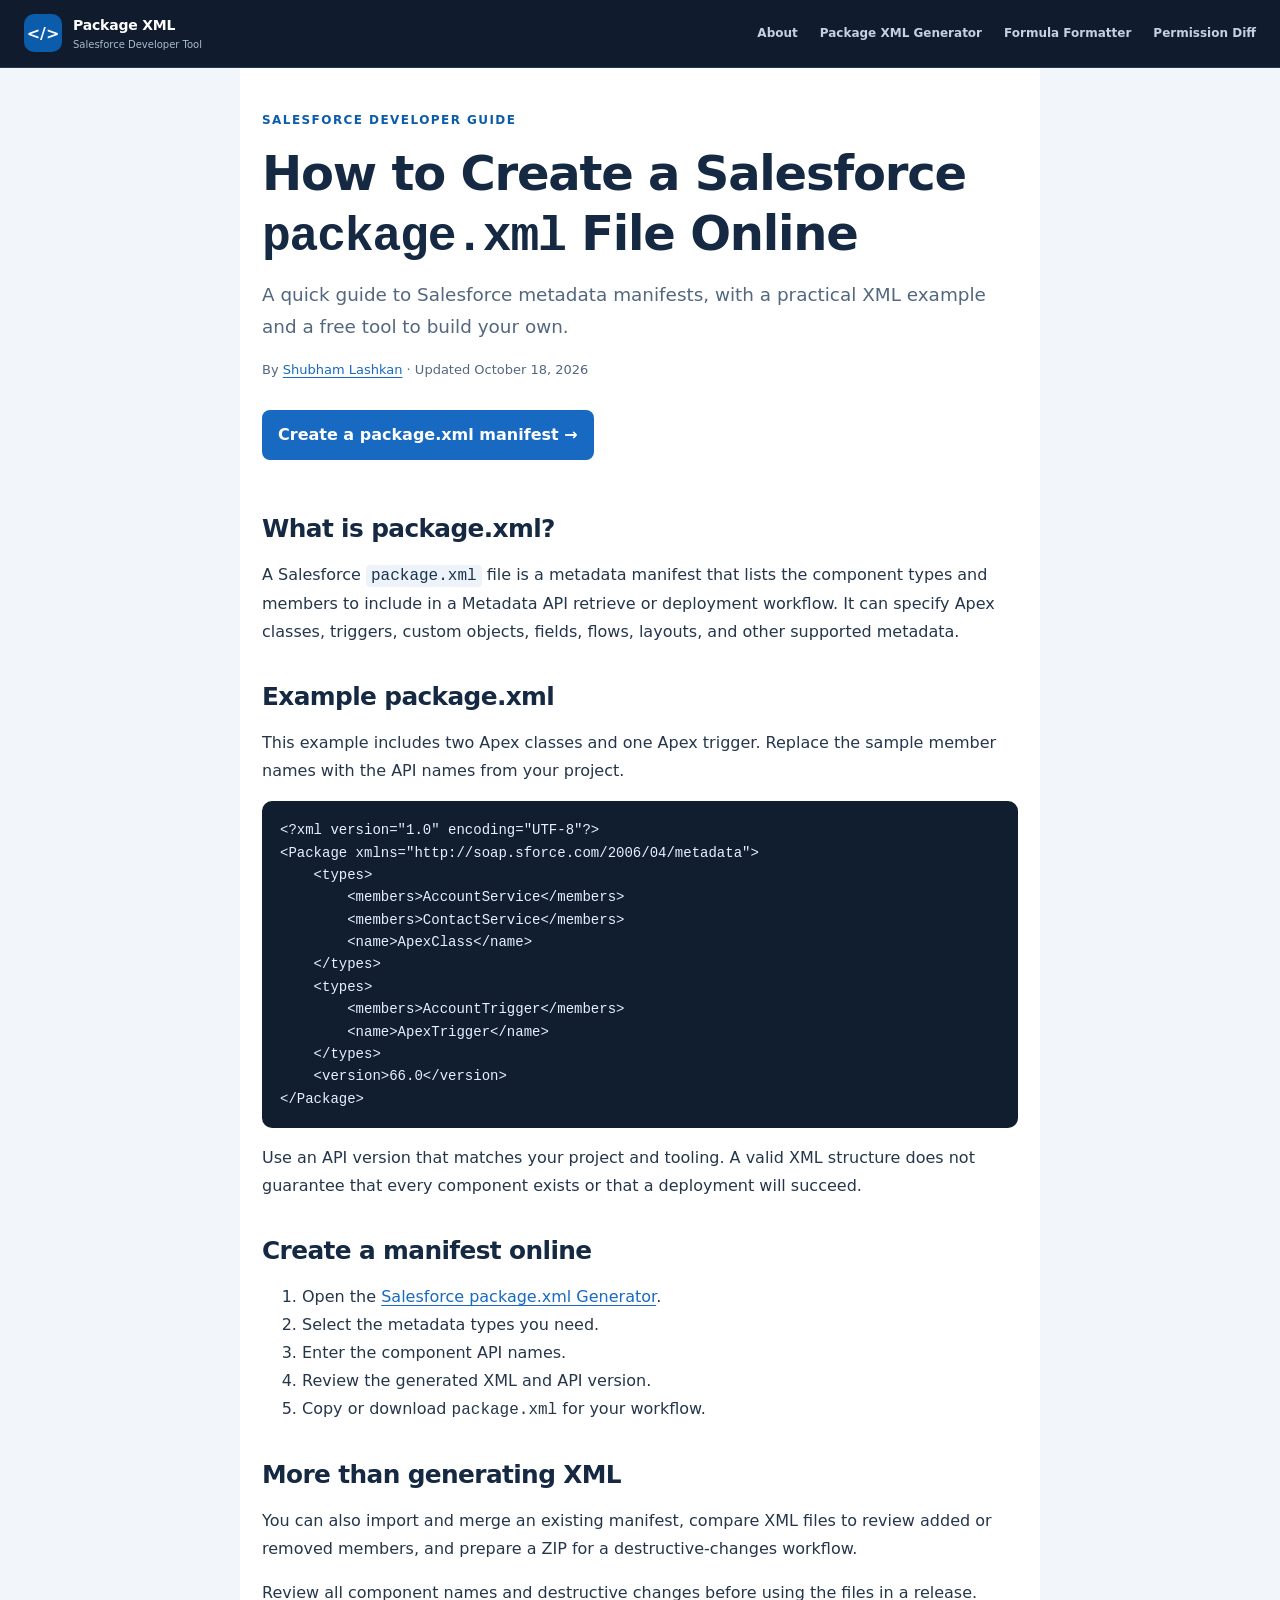
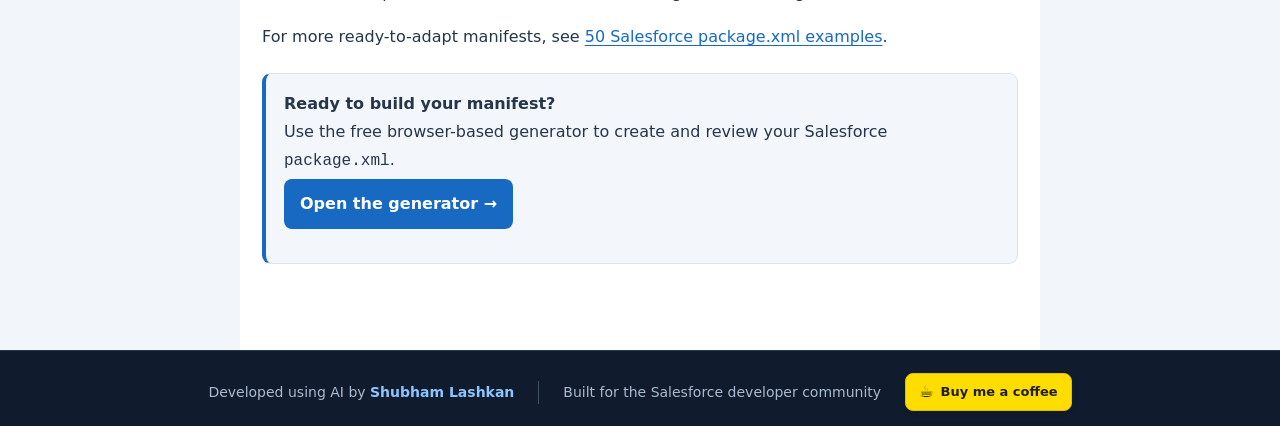
<file: blog/salesforce-package-xml-generator.html>
<!doctype html>
<html lang="en">
<head>
<meta charset="utf-8">
<meta name="viewport" content="width=device-width, initial-scale=1">
<title>How to Create a Salesforce package.xml File Online</title>
<meta name="description" content="Create a Salesforce package.xml manifest online. Learn the XML structure, see an example, and build manifests with a free generator.">
<meta name="robots" content="index,follow">
<link rel="canonical" href="https://packagexml.dev/blog/salesforce-package-xml-generator.html">
<link rel="icon" type="image/svg+xml" href="../favicon.svg">
<link rel="stylesheet" href="../styles.css">
<meta property="og:type" content="article">
<meta property="og:title" content="How to Create a Salesforce package.xml File Online">
<meta property="og:description" content="A short guide to Salesforce package.xml manifests, with an example and a free online generator.">
<meta property="og:url" content="https://packagexml.dev/blog/salesforce-package-xml-generator.html">
<meta name="twitter:card" content="summary">
<meta name="twitter:title" content="How to Create a Salesforce package.xml File Online">
<meta name="twitter:description" content="Learn the basics of package.xml and create a manifest online.">
<style>
.guide-main{max-width:800px;margin:0 auto;padding:42px 22px 64px;background:#fff;color:#25364b;font:16px/1.75 Inter,ui-sans-serif,system-ui,-apple-system,BlinkMacSystemFont,"Segoe UI",sans-serif}
.guide-main a{color:#1769c2;text-underline-offset:3px}
.guide-main .eyebrow{display:block;color:#0b5cab;font-size:12px;font-weight:800;letter-spacing:.12em;text-transform:uppercase}
.guide-main h1,.guide-main h2{color:#152943;line-height:1.25;letter-spacing:-.025em}
.guide-main h1{font-size:clamp(2rem,5vw,3rem);margin:12px 0}
.guide-main h2{font-size:1.55rem;margin:36px 0 12px}
.guide-main .dek{font-size:1.15rem;color:#53677f;margin:0}
.guide-main .byline{font-size:13px;color:#53677f;margin:16px 0 24px}
.guide-main .cta{display:inline-block;background:#1769c2;color:#fff;text-decoration:none;font-weight:800;padding:11px 16px;border-radius:8px;margin:4px 0 18px}
.guide-main .callout{background:#f3f7fb;border:1px solid #dce5ef;border-left:4px solid #1769c2;padding:16px 18px;border-radius:9px;margin:22px 0}
.guide-main pre{overflow:auto;background:#101e30;color:#e7f0ff;border-radius:10px;padding:18px;font-size:14px;line-height:1.6}
.guide-main code{font-family:ui-monospace,SFMono-Regular,Menlo,Consolas,monospace}
.guide-main p code{background:#edf3f9;color:#183451;border-radius:4px;padding:2px 5px}
.guide-main .note{font-size:14px;color:#53677f}
@media(max-width:600px){.guide-main{padding:30px 18px 48px}.guide-main .dek{font-size:1.03rem}}
</style>
<script type="application/ld+json">
{"@context":"https://schema.org","@type":"Article","headline":"How to Create a Salesforce package.xml File Online","description":"A short guide to Salesforce package.xml manifests with an example and a free online generator.","mainEntityOfPage":{"@type":"WebPage","@id":"https://packagexml.dev/blog/salesforce-package-xml-generator.html"},"author":{"@type":"Person","name":"Shubham Lashkan","url":"https://shubhamlashkan.com/"},"publisher":{"@type":"Organization","name":"packagexml.dev","url":"https://packagexml.dev/"},"datePublished":"2026-10-18","dateModified":"2026-10-18"}
</script>
</head>
<body>
<header class="site-header">
  <a class="brand" href="../" aria-label="Salesforce Package XML Generator home">
    <span class="brand-mark" aria-hidden="true">&lt;/&gt;</span>
    <span><strong>Package XML</strong><small>Salesforce Developer Tool</small></span>
  </a>
  <nav class="tool-nav" aria-label="Main navigation">
     <a class="header-link" href="../about.html">About</a> 
    <a class="header-link" href="../">Package XML Generator</a>
    <a class="header-link" href="../formula-formatter.html">Formula Formatter</a>
      <a class="header-link" href="../permission-diff.html">Permission Diff</a>
    </nav>
</header>
<main class="guide-main">
<article>
<div class="eyebrow">Salesforce Developer Guide</div>
<h1>How to Create a Salesforce <code>package.xml</code> File Online</h1>
<p class="dek">A quick guide to Salesforce metadata manifests, with a practical XML example and a free tool to build your own.</p>
<p class="byline">By <a href="https://shubhamlashkan.com/">Shubham Lashkan</a> · Updated October 18, 2026</p>
<a class="cta" href="../">Create a package.xml manifest →</a>
<h2>What is package.xml?</h2>
<p>A Salesforce <code>package.xml</code> file is a metadata manifest that lists the component types and members to include in a Metadata API retrieve or deployment workflow. It can specify Apex classes, triggers, custom objects, fields, flows, layouts, and other supported metadata.</p>
<h2>Example package.xml</h2>
<p>This example includes two Apex classes and one Apex trigger. Replace the sample member names with the API names from your project.</p>
<pre><code>&lt;?xml version="1.0" encoding="UTF-8"?&gt;
&lt;Package xmlns="http://soap.sforce.com/2006/04/metadata"&gt;
    &lt;types&gt;
        &lt;members&gt;AccountService&lt;/members&gt;
        &lt;members&gt;ContactService&lt;/members&gt;
        &lt;name&gt;ApexClass&lt;/name&gt;
    &lt;/types&gt;
    &lt;types&gt;
        &lt;members&gt;AccountTrigger&lt;/members&gt;
        &lt;name&gt;ApexTrigger&lt;/name&gt;
    &lt;/types&gt;
    &lt;version&gt;66.0&lt;/version&gt;
&lt;/Package&gt;</code></pre>
<p>Use an API version that matches your project and tooling. A valid XML structure does not guarantee that every component exists or that a deployment will succeed.</p>
<h2>Create a manifest online</h2>
<ol>
<li>Open the <a href="../">Salesforce package.xml Generator</a>.</li>
<li>Select the metadata types you need.</li>
<li>Enter the component API names.</li>
<li>Review the generated XML and API version.</li>
<li>Copy or download <code>package.xml</code> for your workflow.</li>
</ol>
<h2>More than generating XML</h2>
<p>You can also import and merge an existing manifest, compare XML files to review added or removed members, and prepare a ZIP for a destructive-changes workflow.</p>
<p>Review all component names and destructive changes before using the files in a release.</p>
<p>For more ready-to-adapt manifests, see <a href="./50-salesforce-package-xml-examples.html">50 Salesforce package.xml examples</a>.</p>
<div class="callout"><strong>Ready to build your manifest?</strong><br>Use the free browser-based generator to create and review your Salesforce <code>package.xml</code>.<br><a class="cta" href="../">Open the generator →</a></div>
</article>
</main>
<footer class="site-footer">
  <p>Developed using AI by <a href="https://shubhamlashkan.com/" target="_blank" rel="noopener noreferrer">Shubham Lashkan</a></p>
  <span>Built for the Salesforce developer community</span>
  <a class="coffee-support-link" href="https://buymeacoffee.com/shubhamlashkan" target="_blank" rel="noopener noreferrer" aria-label="Support this free tool on Buy Me a Coffee"><span class="coffee-cup-icon" aria-hidden="true">☕</span> Buy me a coffee</a>
</footer>
</body>
</html>
</file>
<file: styles.css>
:root {
  color-scheme: light; --ink:#172b4d; --muted:#687b91; --blue:#0b5cab; --blue-dark:#084785;
  --blue-soft:#eaf4ff; --line:#d6e0eb; --surface:#fff; --canvas:#edf2f8; --green:#16805d;
  --shadow:0 12px 30px rgba(22,43,72,.07); 
} 
*{box-sizing:border-box} html{scroll-behavior:smooth}
body{margin:0;background:var(--canvas);color:var(--ink);font-family:Inter,ui-sans-serif,system-ui,-apple-system,BlinkMacSystemFont,"Segoe UI",sans-serif;line-height:1.5}
a{color:inherit}
.site-header{height:68px;padding:0 clamp(20px,5vw,76px);display:flex;align-items:center;justify-content:space-between;background:#101c2d;border-bottom:1px solid #26384d;color:white}
.brand{display:flex;gap:11px;align-items:center;text-decoration:none}.brand-mark{display:grid;place-items:center;width:38px;height:38px;border-radius:10px;background:#0b5cab;color:white;font-weight:800;font-size:16px}
.brand strong,.brand small{display:block}.brand strong{font-size:14px;letter-spacing:-.2px}.brand small{font-size:10px;color:#a8bbd0;margin-top:1px}
.header-link{color:#c3d1e0;text-decoration:none;font-size:12px;font-weight:650}.header-link:hover{color:white}
.hero{text-align:center;max-width:850px;margin:0 auto;padding:34px 20px 27px}
.eyebrow{display:inline-flex;gap:8px;align-items:center;font-size:10px;font-weight:800;letter-spacing:1.25px;color:var(--blue)}
.pulse{width:7px;height:7px;border-radius:50%;background:#22a879;box-shadow:0 0 0 4px #dff7ed}
h1{margin:12px 0 10px;font-size:clamp(29px,4.2vw,43px);letter-spacing:-1.8px;line-height:1.12;font-weight:800}h1 span{color:var(--blue)}
.hero-copy{color:#586d85;max-width:650px;margin:0 auto;font-size:14px}code{font-family:"SFMono-Regular",Consolas,"Liberation Mono",monospace}
.hero-copy code{font-size:.9em;color:var(--ink);background:#dfe8f3;padding:2px 5px;border-radius:4px}
.hero-points{display:flex;justify-content:center;flex-wrap:wrap;gap:19px;margin-top:15px;color:#465c74;font-size:11px;font-weight:650}.hero-points b{color:#13845e;margin-right:4px}
.workspace-shell{max-width:1280px;margin:0 auto;padding:0 24px}
.workspace-topline{display:flex;align-items:center;justify-content:space-between;gap:12px;padding:0 2px 12px;color:#314760;font-size:12px}
.workspace-topline>div{display:flex;align-items:center;gap:9px;flex-wrap:wrap}.workspace-indicator{width:8px;height:8px;background:#16805d;border-radius:50%;box-shadow:0 0 0 3px #d6f2e5}
.workspace-subtitle{color:var(--muted);font-size:11px;margin-left:4px}.browser-badge{color:#61768d;font-size:10px;display:flex;align-items:center;gap:6px}
.workspace{display:grid;grid-template-columns:minmax(0,1fr) minmax(0,1fr);gap:16px;align-items:start}
.panel{background:var(--surface);border:1px solid #d4dfeb;border-radius:13px;box-shadow:var(--shadow);overflow:hidden}.builder-panel{padding:20px}
.panel-heading,.preview-heading{display:flex;align-items:center;justify-content:space-between;gap:12px}.panel-heading>div,.preview-heading>div{display:flex;align-items:center;gap:10px}
h2{font-size:15px;margin:0;letter-spacing:-.25px}.step{display:inline-grid;place-items:center;width:26px;height:26px;border-radius:7px;color:var(--blue);background:var(--blue-soft);font-size:10px;font-weight:800}
.muted,.helper{color:var(--muted)}.small{font-size:11px}
.search-wrap{display:flex;align-items:center;gap:9px;margin:15px 0 10px;height:40px;border:1px solid var(--line);border-radius:8px;padding:0 11px;color:#71859a;background:#f8fafd}
.search-wrap:focus-within{border-color:#6da9e5;box-shadow:0 0 0 3px #eaf4ff}.search-wrap input{border:0;outline:0;min-width:0;width:100%;font:inherit;font-size:12px;color:var(--ink);background:transparent}
.metadata-list{display:grid;grid-template-columns:repeat(2,minmax(0,1fr));gap:7px;max-height:252px;overflow:auto;padding:1px 2px 2px 1px}
.metadata-option{border:1px solid #dce5ef;background:#f8fafd;min-height:39px;border-radius:8px;display:flex;align-items:center;gap:8px;padding:7px 9px;cursor:pointer;font-size:11px;color:#354a64;transition:background .15s,border-color .15s;text-align:left}
.metadata-option:hover{border-color:#9dc6ed;background:#f0f7ff}.metadata-option[aria-pressed="true"]{border-color:#5d9bd7;background:#e8f3ff;color:#084785;box-shadow:inset 0 0 0 1px #c4e0fa}
.check-square{width:15px;height:15px;border:1px solid #b9c8d8;border-radius:4px;display:grid;place-items:center;flex:0 0 15px;font-size:10px}
.metadata-option[aria-pressed="true"] .check-square{color:#fff;border-color:var(--blue);background:var(--blue)}
.component-heading{margin-top:21px}.helper{display:grid;gap:3px;font-size:12px;line-height:1.55;margin:10px 0 12px;padding:10px 12px;border:1px solid #d7e6f5;border-left:3px solid var(--blue);border-radius:7px;background:#f1f7fd}
.helper strong{color:#243d59;font-size:12px}.helper span{color:#536b84}.component-editors{display:grid;gap:12px}
.editor-block label{display:flex;justify-content:space-between;gap:10px;font-size:12px;font-weight:700;margin-bottom:6px}.editor-block label span{color:var(--muted);font-weight:600;font-size:10px}
.editor-block textarea{width:100%;resize:vertical;min-height:76px;padding:10px 11px;border:1px solid var(--line);border-radius:8px;outline:0;font:12px/1.7 "SFMono-Regular",Consolas,monospace;color:var(--ink);background:#f9fbfe}
.editor-block textarea:focus,select:focus{border-color:#6da9e5;box-shadow:0 0 0 3px #eaf4ff}
.empty-state{border:1px dashed #c2d1e1;border-radius:9px;text-align:center;padding:17px 12px;color:var(--muted);background:#f8fafd}.empty-state strong{display:block;font-size:12px;color:var(--ink);margin-top:6px}.empty-state p{font-size:11px;margin:4px 0 0}
.empty-icon{display:inline-grid;place-items:center;width:27px;height:27px;border-radius:50%;background:var(--blue-soft);color:var(--blue);font-size:19px}
.options-row{display:flex;align-items:center;justify-content:space-between;margin-top:16px;padding-top:13px;border-top:1px solid #e8eef5;font-size:12px;font-weight:700}
select{border:1px solid var(--line);border-radius:8px;background:white;padding:7px 10px;color:var(--ink);font:inherit;outline:none}
.builder-actions{display:flex;gap:9px;margin-top:14px}.button{min-height:42px;border:1px solid transparent;border-radius:8px;padding:10px 13px;font:inherit;font-size:12px;font-weight:750;cursor:pointer;transition:.15s}
.button-primary{flex:1;background:var(--blue);color:white;box-shadow:0 3px 7px #0b5cab25}.button-primary:hover{background:var(--blue-dark);transform:translateY(-1px)}
.button-secondary{background:white;border-color:#cbd8e6;color:#344b65}.button-secondary:hover{background:#f2f7fc;border-color:#a9bfd6}
.button:focus-visible,.metadata-option:focus-visible{outline:3px solid #9ac9f3;outline-offset:2px}
.privacy-note{display:flex;gap:7px;align-items:center;color:var(--muted);font-size:10px;margin:11px 0 0}
.preview-panel{position:sticky;top:16px;background:#101c2d;border-color:#23364c}.preview-heading{padding:19px 19px 15px;color:#f4f8fd}.preview-heading .step{background:#203a56;color:#9dccff}
.status-pill{background:#223247;color:#b5c4d5;border-radius:99px;padding:5px 9px;font-size:10px;font-weight:700;white-space:nowrap}.status-pill.success{color:#9be3c4;background:#174638}
.code-toolbar{min-height:54px;padding:8px 16px;display:flex;justify-content:space-between;align-items:center;gap:10px;background:#1a2a3e;border-top:1px solid #2a3b50;border-bottom:1px solid #2a3b50;color:#d9e6f5;font-size:12px}
.code-toolbar>span{display:flex;align-items:center;gap:8px}.code-toolbar small{color:#8298b0;font-size:10px;font-weight:500;margin-left:4px}.file-dot{width:8px;height:8px;background:#e4a23b;border-radius:3px}
.copy-button{min-height:34px;padding:6px 10px;font-size:11px;background:#263a51;color:#edf5ff;border-color:#435970}.copy-button:hover{background:#314b68;border-color:#6685a5}
.code-window{margin:0;min-height:340px;max-height:570px;overflow:auto;padding:21px 19px;background:#101c2d;color:#d5e4f6;font:11px/1.95 "SFMono-Regular",Consolas,monospace;tab-size:2;white-space:pre}.code-window code{font:inherit}
.validation-message{padding:12px 17px;min-height:46px;font-size:11px;color:#a8bad0;background:#16263a;border-top:1px solid #27394e;border-bottom:1px solid #27394e}.validation-message.error{color:#ffb9b4;background:#3b242b}
.preview-footer{display:flex;justify-content:space-between;padding:12px 17px;color:#a1b4ca;font-size:10px;background:#101c2d}.preview-footer>span:first-child{display:flex;align-items:center;gap:6px}.green-dot{width:6px;height:6px;border-radius:50%;background:#42c994}
.how-section{max-width:1120px;margin:58px auto 52px;padding:0 24px}.section-intro{text-align:center}.section-intro h2{font-size:clamp(23px,3vw,29px);letter-spacing:-.8px;margin:10px 0 6px}.section-intro p{color:var(--muted);font-size:12px;margin:0}
.feature-grid{display:grid;grid-template-columns:repeat(3,1fr);gap:13px;margin-top:23px}.feature-card{background:#f9fbfe;border:1px solid #d6e0eb;border-radius:11px;padding:19px}
.feature-icon{display:grid;place-items:center;width:33px;height:33px;background:#e2effd;color:var(--blue);border-radius:9px;font-weight:800}.feature-card h3{font-size:13px;margin:12px 0 5px}.feature-card p{color:var(--muted);font-size:11px;line-height:1.7;margin:0}
.disclaimer{max-width:850px;margin:20px auto 0;text-align:center;color:#687b91;font-size:10px}
.site-footer{min-height:70px;padding:18px 24px;display:flex;flex-wrap:wrap;gap:8px 20px;justify-content:center;align-items:center;background:#101c2d;border-top:1px solid #26384d;color:#a9bbd0;font-size:11px;text-align:center}
.site-footer p{margin:0}.site-footer a{color:#8ec5ff;font-weight:800;text-decoration:none}.site-footer a:hover{color:white;text-decoration:underline}.site-footer>span{padding-left:20px;border-left:1px solid #405168}
@media(max-width:900px){.workspace{grid-template-columns:1fr;max-width:720px;margin:0 auto}.preview-panel{position:static}.code-window{min-height:280px}.workspace-shell{max-width:770px}.hero{padding-top:30px}}
@media(max-width:560px){.site-header{height:62px;padding:0 15px}.header-link{font-size:11px}.brand-mark{width:34px;height:34px}.brand strong{font-size:12px}.brand small{font-size:9px}.hero{padding:32px 16px 25px}h1{letter-spacing:-1.2px}.hero-copy{font-size:13px}.hero-points{gap:9px 13px;font-size:10px}.workspace-shell{padding:0 11px}.workspace-topline{align-items:flex-start;font-size:11px}.workspace-subtitle{display:none}.browser-badge{max-width:115px;text-align:right;line-height:1.4}.workspace{gap:12px}.builder-panel{padding:14px}.metadata-list{grid-template-columns:1fr 1fr;gap:6px;max-height:245px}.metadata-option{font-size:10px;padding:7px 6px;gap:6px}.preview-heading{padding:15px 13px}.code-toolbar{padding:8px 11px}.code-toolbar small{display:none}.code-window{padding:15px 11px;font-size:10px;min-height:240px}.feature-grid{grid-template-columns:1fr}.how-section{margin:47px auto 36px;padding:0 14px}.feature-card{padding:16px}.site-footer>span{padding-left:0;border-left:0}}

/* Version 2 additions */
.mode-switch{display:flex;gap:6px;padding:5px;margin:14px 0 6px;background:#edf2f8;border:1px solid #dce5ef;border-radius:12px}.mode-button{flex:1;border:0;border-radius:8px;padding:10px 12px;background:transparent;color:#5c6e83;font:inherit;font-size:13px;font-weight:700;cursor:pointer}.mode-button.active{background:#fff;color:#145bb5;box-shadow:0 1px 4px #152d4a18}.mode-note{margin:0 0 12px;color:#718198;font-size:12px;line-height:1.5}.secondary-actions{margin-top:8px}.secondary-actions .button{flex:1}.mode-warning{margin:12px 0 0;padding:11px 12px;border:1px solid #f1c78c;border-radius:9px;background:#fff7e9;color:#8a4b08;font-size:12px;line-height:1.5}.validation-message.error{color:#a52828;background:#fff0f0;border-color:#f4cccc}.validation-message.warning{color:#8a4b08;background:#fff7e9;border-color:#f1d4a4}.validation-message.success{color:#176b48;background:#ecfaf3;border-color:#c2ead5}.faq-section{max-width:1120px;margin:52px auto 0;padding:0 24px 54px}.faq-list{max-width:860px;margin:26px auto 0;border-top:1px solid #dce4ed}.faq-item{border-bottom:1px solid #dce4ed;padding:0 2px}.faq-item summary{position:relative;list-style:none;cursor:pointer;padding:19px 34px 19px 0;color:#20334a;font-weight:700;font-size:14px}.faq-item summary::-webkit-details-marker{display:none}.faq-item summary:after{content:"+";position:absolute;right:6px;top:15px;color:#2671c8;font-size:22px;font-weight:400}.faq-item[open] summary:after{content:"−"}.faq-item p{margin:0;padding:0 30px 19px 0;color:#62738a;font-size:13px;line-height:1.75}.faq-item code{padding:2px 5px;border-radius:4px;background:#edf2f8;color:#294765;font-size:.92em}@media(max-width:560px){.mode-switch{flex-direction:column}.mode-button{width:100%}.secondary-actions{flex-direction:column}.faq-section{padding-left:18px;padding-right:18px}}


/* Readability and API version input refinement */
body{font-size:15px;line-height:1.6}
.hero-copy{font-size:17px;line-height:1.7}
.eyebrow{font-size:12px;letter-spacing:.09em}
.panel-heading h2{font-size:17px}
.muted,.small{font-size:13px}
.metadata-option{font-size:14px;line-height:1.45;min-height:42px}
.search-wrap input{font-size:15px;min-height:44px}
.helper strong{font-size:14px}
.helper span,.mode-note,.disclaimer{font-size:13px;line-height:1.65}
.component-editors textarea,.component-editors input{font-size:15px;line-height:1.6}
.button{font-size:14px;min-height:44px}
.options-row{display:flex;align-items:center;justify-content:space-between;gap:16px}
.api-version-label{display:flex;flex-direction:column;gap:3px}
.options-row label{font-size:14px;font-weight:700}
.field-hint{font-size:12px;color:#718198;line-height:1.4}
#api-version{width:112px;min-height:44px;padding:10px 12px;border:1px solid #c8d5e4;border-radius:9px;background:#fff;color:#172b4d;font:600 15px/1.4 ui-monospace,SFMono-Regular,Menlo,Consolas,monospace;outline:none}
#api-version:focus{border-color:#0b70d0;box-shadow:0 0 0 3px #0b70d022}
#api-version[aria-invalid="true"]{border-color:#c53939;background:#fff7f7}
.validation-message{font-size:13px;line-height:1.65}
.faq-item summary{font-size:15px;line-height:1.55}
.faq-item p{font-size:14px;line-height:1.8}
.site-footer,.footer-copy{font-size:13px}
@media(max-width:560px){
  body{font-size:15px}
  .hero-copy{font-size:16px}
  .options-row{align-items:flex-start}
  .api-version-label{max-width:65%}
}


/* Final UX refinement */
.secondary-actions{display:none!important}
.empty-state{background:#fff1f0!important;border:1px solid #f1c5c1!important;border-radius:12px!important;color:#a52b26!important;padding:26px 20px!important}
.empty-state .empty-icon{color:#c53b35!important;background:#ffe0dd!important}
.empty-state strong{color:#a52b26!important;font-size:15px!important}
.empty-state p{color:#8d4541!important;font-size:14px!important;line-height:1.65}
.component-editors{display:grid;gap:10px}
.component-editors .editor-card,.component-editors .component-editor,.component-editors .component-editor-card,.component-editors .component-row{background:#eaf4ff;border:1px solid #c2ddfb;border-radius:12px;padding:14px;margin:0}
.component-editors textarea,.component-editors input{background:#fff;border:1px solid #c4d7eb;border-radius:8px}
#generate-button{min-height:48px;font-size:15px;font-weight:750;box-shadow:0 4px 12px #0b5cab22}
#generate-button:hover{transform:translateY(-1px)}
.validation-message{margin-top:10px;padding:10px 12px;border-radius:8px;font-size:13px;line-height:1.65}
@media(max-width:560px){#generate-button{width:100%}}

.component-editors .editor-block{background:#eaf4ff;border:1px solid #c2ddfb;border-radius:12px;padding:14px;margin:0}.component-editors .editor-block label{font-size:15px}.component-editors .editor-block label strong{font-size:15px}.component-editors .editor-block label span{font-size:12px;color:#55799e}


/* Manifest comparison modal */
.preview-toolbar-actions{display:flex;align-items:center;gap:7px}
.compare-open-button{min-height:34px;padding:6px 10px;font-size:11px;background:#263a51;color:#edf5ff;border-color:#435970;white-space:nowrap}
.compare-open-button:hover{background:#314b68;border-color:#6685a5}
.compare-modal[hidden]{display:none!important}
.compare-modal{position:fixed;inset:0;z-index:1000;display:grid;place-items:center;padding:20px}
.compare-backdrop{position:absolute;inset:0;background:rgba(7,19,34,.72);backdrop-filter:blur(3px)}
.compare-dialog{position:relative;z-index:1;width:min(1120px,100%);max-height:min(92vh,1000px);overflow:auto;background:#f8fbff;border:1px solid #d5e0ed;border-radius:18px;box-shadow:0 24px 80px #06142655;padding:24px;color:#172b4d}
.compare-dialog-header{display:flex;justify-content:space-between;gap:20px;align-items:flex-start;margin-bottom:20px}
.compare-dialog-header .eyebrow{color:#1768bb;font-size:11px}
.compare-dialog-header h2{font-size:clamp(22px,3vw,30px);letter-spacing:-.7px;margin:5px 0}
.compare-dialog-header p{margin:0;color:#65788f;font-size:14px;line-height:1.6}
.compare-close{width:38px;height:38px;flex:0 0 38px;border:1px solid #d1deeb;border-radius:10px;background:#fff;color:#52677e;font-size:25px;line-height:1;cursor:pointer}
.compare-input-grid{display:grid;grid-template-columns:1fr 1fr;gap:14px}
.compare-input-card{min-width:0;background:#fff;border:1px solid #d5e0ed;border-radius:12px;overflow:hidden}
.compare-input-heading{min-height:67px;display:flex;justify-content:space-between;align-items:center;gap:10px;padding:12px 14px;border-bottom:1px solid #e5edf5}
.compare-input-heading>div{display:flex;flex-direction:column;gap:3px;min-width:0}
.compare-input-heading strong{font-size:14px}
.compare-input-heading span:not(.compare-tag){font-size:12px;color:#718198}
.compare-tag{border-radius:99px;padding:5px 8px;font-size:10px;font-weight:800;white-space:nowrap}
.generated-tag{background:#e7f2ff;color:#145da7}.pasted-tag{background:#edf0f5;color:#52647a}
.compare-input-card textarea{display:block;width:100%;height:260px;resize:vertical;border:0;outline:none;padding:14px;background:#fbfdff;color:#233d59;font:12px/1.65 ui-monospace,SFMono-Regular,Consolas,monospace;tab-size:2}
.compare-input-card textarea:focus{box-shadow:inset 0 0 0 2px #8fc2f4}
.compare-input-card textarea[readonly]{background:#f2f7fc;color:#4b6179}
.compare-dialog-actions{display:flex;justify-content:space-between;align-items:center;gap:16px;margin:15px 0 0}
.compare-privacy-note{margin:0;color:#6c7e93;font-size:12px}
.compare-dialog-actions .button{min-width:190px}
.compare-error{margin-top:14px;padding:12px 14px;border:1px solid #f1c2c2;border-radius:9px;background:#fff0f0;color:#a52828;font-size:13px;line-height:1.6}
.compare-results{margin-top:23px;border-top:1px solid #dce5ef;padding-top:20px}
.compare-results-heading{display:flex;justify-content:space-between;align-items:center;gap:12px}
.compare-results-heading h3{font-size:19px;margin:0 0 3px}.compare-results-heading p{margin:0;color:#6b7d92;font-size:13px}
.compare-results-heading .button{min-height:36px;padding:7px 10px}
.compare-stats{display:grid;grid-template-columns:repeat(3,1fr);gap:10px;margin:16px 0}
.compare-stat{padding:13px 15px;border:1px solid #dce5ef;border-radius:10px;background:#fff;display:flex;align-items:center;justify-content:space-between;gap:10px}
.compare-stat span{font-size:12px;font-weight:700}.compare-stat strong{font-size:25px;line-height:1}
.added-stat{border-color:#bce5ce;background:#f0fbf5;color:#176b48}.removed-stat{border-color:#f0c4c4;background:#fff4f3;color:#a52828}.unchanged-stat{color:#52677e}
.compare-version-note,.compare-wildcard-note{padding:10px 12px;border:1px solid #f0d39b;border-radius:8px;background:#fff8e9;color:#80510c;font-size:12px;line-height:1.6;margin:10px 0}
.compare-result-tools{display:flex;align-items:center;justify-content:space-between;gap:12px;margin:15px 0 10px}
.compare-search{display:flex;align-items:center;gap:8px;min-width:210px;flex:1;max-width:380px;background:#fff;border:1px solid #d0dce9;border-radius:8px;padding:0 10px;color:#6c7f94}
.compare-search input{width:100%;min-width:0;height:38px;border:0;outline:0;background:transparent;color:#172b4d;font:inherit;font-size:13px}
.compare-filter{display:flex;flex-wrap:wrap;gap:4px;padding:4px;background:#eaf0f7;border-radius:9px}
.compare-filter button{border:0;border-radius:6px;padding:7px 10px;background:transparent;color:#5d7087;font:inherit;font-size:12px;font-weight:700;cursor:pointer}
.compare-filter button.active{background:#fff;color:#145bb5;box-shadow:0 1px 3px #102a4515}
.compare-result-list{border:1px solid #dce5ef;border-radius:10px;overflow:hidden;background:#fff}
.compare-result-row{display:grid;grid-template-columns:100px minmax(120px,.7fr) minmax(160px,1.3fr);gap:12px;align-items:center;padding:11px 13px;border-bottom:1px solid #edf1f6;font-size:13px}
.compare-result-row:last-child{border-bottom:0}
.compare-result-row.header{background:#f2f6fb;color:#65788e;font-size:11px;font-weight:800;text-transform:uppercase;letter-spacing:.04em}
.compare-result-row .result-member{overflow-wrap:anywhere;font-family:ui-monospace,SFMono-Regular,Consolas,monospace;font-size:12px}
.compare-status{display:inline-flex;align-items:center;gap:5px;font-size:11px;font-weight:800}
.compare-status.added{color:#16804e}.compare-status.removed{color:#b52c2c}.compare-status.unchanged{color:#61738a}
.compare-empty{padding:26px 15px;text-align:center;color:#6c7e93;font-size:13px}
@media(max-width:760px){.compare-modal{padding:9px}.compare-dialog{padding:17px;border-radius:13px;max-height:96vh}.compare-input-grid{grid-template-columns:1fr}.compare-input-card textarea{height:190px}.compare-dialog-actions{align-items:stretch;flex-direction:column}.compare-dialog-actions .button{width:100%}.compare-stats{gap:6px}.compare-stat{padding:10px;align-items:flex-start;flex-direction:column}.compare-stat span{font-size:11px}.compare-stat strong{font-size:22px}.compare-result-tools{align-items:stretch;flex-direction:column}.compare-search{max-width:none}.compare-filter{justify-content:space-between}.compare-result-row{grid-template-columns:84px minmax(90px,.8fr) minmax(110px,1.2fr);gap:7px;padding:10px 8px;font-size:11px}.compare-result-row .result-member{font-size:11px}.compare-results-heading{align-items:flex-start}.compare-results-heading .button{white-space:nowrap}}
@media(max-width:420px){.preview-toolbar-actions{gap:4px}.compare-open-button,.copy-button{padding:6px 7px;font-size:10px}.compare-result-row{grid-template-columns:72px minmax(72px,.8fr) minmax(100px,1.2fr)}.compare-filter button{padding:7px 8px;font-size:11px}}

body.compare-open{overflow:hidden}


/* UX refinement: make the primary discovery action visible without overpowering Copy XML. */
.preview-toolbar-actions{gap:10px}
.compare-open-button{
  position:relative;
  display:inline-flex;
  align-items:center;
  justify-content:center;
  gap:8px;
  min-height:40px;
  padding:7px 12px;
  border:1px solid #4f9df8;
  border-radius:9px;
  color:#fff;
  background:linear-gradient(135deg,#1769d2 0%,#3187ef 100%);
  box-shadow:0 3px 0 #124c9b,0 5px 15px rgba(35,119,229,.22);
  font-size:12px;
  font-weight:800;
  letter-spacing:.01em;
  white-space:nowrap;
  transition:transform .16s ease,box-shadow .16s ease,filter .16s ease;
}
.compare-open-button:hover{
  background:linear-gradient(135deg,#2478e4 0%,#4398ff 100%);
  border-color:#83baff;
  box-shadow:0 3px 0 #124c9b,0 7px 20px rgba(35,119,229,.32);
  transform:translateY(-1px);
  filter:brightness(1.04);
}
.compare-open-button:active{transform:translateY(1px);box-shadow:0 1px 0 #124c9b}
.compare-open-button:focus-visible{outline:3px solid #a7d1ff;outline-offset:3px}
.compare-button-icon{display:inline-grid;place-items:center;width:23px;height:23px;border-radius:6px;background:rgba(255,255,255,.17);font-size:16px;line-height:1}
.compare-button-hint{padding:3px 5px;border-radius:4px;background:#dff2ff;color:#1455a1;font-size:8px;font-weight:900;letter-spacing:.07em;line-height:1}
.copy-button{min-height:38px}
.compare-dialog-actions{justify-content:flex-end}
.compare-dialog-actions .compare-privacy-note{margin-right:auto}
.compare-dialog-actions .button{
  min-width:0;
  width:auto;
  min-height:38px;
  padding:8px 13px;
  font-size:12px;
  line-height:1.2;
  border-radius:8px;
  box-shadow:none;
}
.compare-dialog-actions .button-primary{gap:7px}
.compare-dialog-actions .button-primary span[aria-hidden="true"]{font-size:15px}
@media(max-width:760px){
  .preview-toolbar-actions{gap:6px}
  .compare-open-button{min-height:37px;padding:6px 8px;gap:5px}
  .compare-button-icon{width:20px;height:20px;font-size:14px}
  .compare-button-hint{font-size:7px;padding:3px}
  .compare-dialog-actions .button{width:auto;align-self:flex-end;min-width:0}
}
@media(max-width:420px){
  .compare-button-hint{display:none}
  .compare-open-button{padding:6px 7px}
  .compare-button-label{font-size:10px}
}
@media(prefers-reduced-motion:reduce){
  .compare-open-button{transition:none}
}


/* Import & Merge: discoverable toolbar action and guided local-file workflow */
.preview-toolbar-actions{flex-wrap:wrap}
.import-merge-open-button{
  display:inline-flex;align-items:center;justify-content:center;gap:7px;min-height:40px;padding:7px 12px;
  border:1px solid #5d8bc4;border-radius:9px;background:#e9f3ff;color:#14549c;font-size:12px;font-weight:800;
  white-space:nowrap;transition:background .16s ease,border-color .16s ease,transform .16s ease
}
.import-merge-open-button:hover{background:#d9eaff;border-color:#3d7fca;transform:translateY(-1px)}
.import-merge-open-button:focus-visible{outline:3px solid #a7d1ff;outline-offset:3px}
.import-merge-icon{display:inline-grid;place-items:center;width:22px;height:22px;border-radius:6px;background:#d2e6ff;font-size:17px;line-height:1}
.import-merge-modal[hidden]{display:none!important}
.import-merge-modal{position:fixed;inset:0;z-index:1100;display:grid;place-items:center;padding:18px}
.import-merge-backdrop{position:absolute;inset:0;background:rgba(7,19,34,.72);backdrop-filter:blur(3px)}
.import-merge-dialog{position:relative;z-index:1;width:min(680px,100%);max-height:min(92vh,900px);overflow:auto;background:#f8fbff;border:1px solid #d5e0ed;border-radius:18px;box-shadow:0 24px 80px #06142655;padding:24px;color:#172b4d}
.import-merge-header{display:flex;justify-content:space-between;align-items:flex-start;gap:18px;margin-bottom:19px}
.import-merge-header .eyebrow{color:#1768bb;font-size:11px}
.import-merge-header h2{font-size:clamp(23px,3vw,30px);letter-spacing:-.7px;margin:5px 0}
.import-merge-header p{margin:0;color:#65788f;font-size:13px;line-height:1.65;max-width:540px}
.import-merge-close{width:37px;height:37px;flex:0 0 37px;border:1px solid #d1deeb;border-radius:10px;background:#fff;color:#52677e;font-size:25px;line-height:1;cursor:pointer}
.import-merge-dropzone{min-height:190px;display:flex;flex-direction:column;align-items:center;justify-content:center;gap:9px;padding:23px;border:1.5px dashed #91b8e4;border-radius:13px;background:linear-gradient(180deg,#f2f8ff,#fff);text-align:center;cursor:pointer;transition:border-color .15s ease,background .15s ease,box-shadow .15s ease}
.import-merge-dropzone:hover,.import-merge-dropzone:focus-visible,.import-merge-dropzone.is-dragging{border-color:#2679d8;background:#eaf4ff;box-shadow:inset 0 0 0 1px #b7d8fb;outline:none}
.import-merge-upload-icon{display:grid;place-items:center;width:46px;height:46px;border-radius:13px;background:#dcecff;color:#1768bb;font-size:27px;font-weight:700}
.import-merge-dropzone strong{font-size:15px;color:#203a59}
.import-merge-drop-copy{font-size:13px;color:#6a7d92}.import-merge-browse{color:#1768bb;font-weight:800;text-decoration:underline;text-underline-offset:2px}
.import-merge-file-hint{font-size:11px;color:#8392a5}
.import-merge-file-info{display:flex;align-items:center;gap:11px;padding:12px;border:1px solid #d7e4f2;background:#fff;border-radius:10px;margin-top:12px}
.import-merge-file-info[hidden],.import-merge-summary[hidden],.import-merge-error[hidden],.import-merge-warning[hidden]{display:none!important}
.import-merge-file-icon{display:grid;place-items:center;width:42px;height:42px;border-radius:9px;background:#e8f3ff;color:#175ba7;font-size:10px;font-weight:900;letter-spacing:.03em}
.import-merge-file-meta{display:flex;flex-direction:column;gap:4px;min-width:0;flex:1}
.import-merge-file-meta strong{font-size:13px;overflow-wrap:anywhere}.import-merge-file-meta span{font-size:11px;color:#728399}
.import-merge-remove-file{border:0;background:transparent;color:#a53b3b;font-size:12px;font-weight:700;padding:8px;cursor:pointer}
.import-merge-error{margin-top:12px;padding:11px 13px;border:1px solid #efc4c4;border-radius:9px;background:#fff0f0;color:#a52828;font-size:12px;line-height:1.6}
.import-merge-summary{margin-top:15px;padding:15px;border:1px solid #d8e5f3;border-radius:12px;background:#fff}
.import-merge-summary-heading{display:flex;align-items:center;justify-content:space-between;gap:10px}
.import-merge-summary-heading>div{display:flex;flex-direction:column;gap:4px}.import-merge-summary-heading strong{font-size:14px}.import-merge-summary-heading>div span{font-size:11px;color:#718198}
.import-merge-ready{display:inline-flex;align-items:center;gap:5px;padding:5px 8px;border-radius:99px;background:#e7f8ef;color:#187347;font-size:10px;font-weight:800;white-space:nowrap}
.import-merge-metrics{display:grid;grid-template-columns:repeat(3,1fr);gap:8px;margin:13px 0}
.import-merge-metrics>div{display:flex;flex-direction:column;gap:5px;padding:10px;border-radius:9px;background:#f3f7fc}
.import-merge-metrics span{font-size:11px;color:#63768d}.import-merge-metrics strong{font-size:22px;color:#203a59}
.import-merge-warning{padding:10px 11px;border:1px solid #f0d39b;border-radius:8px;background:#fff8e9;color:#80510c;font-size:11px;line-height:1.6}
.import-merge-details{margin-top:12px;border-top:1px solid #e7edf5;padding-top:11px}
.import-merge-details summary{cursor:pointer;color:#255b93;font-size:12px;font-weight:800}
.import-merge-review-list{max-height:180px;overflow:auto;margin-top:9px}
.import-merge-review-group{padding:8px 0;border-bottom:1px solid #edf1f6}.import-merge-review-group:last-child{border-bottom:0}
.import-merge-review-group strong{font-size:11px;color:#4c627b}.import-merge-review-group p{margin:4px 0 0;font:11px/1.7 ui-monospace,SFMono-Regular,Consolas,monospace;color:#536a83;overflow-wrap:anywhere}
.import-merge-footer{display:flex;align-items:center;justify-content:space-between;gap:14px;margin-top:18px;padding-top:15px;border-top:1px solid #e2eaf3}
.import-merge-footer>p{margin:0;font-size:11px;color:#718198;line-height:1.5}
.import-merge-footer-actions{display:flex;align-items:center;gap:8px;flex-shrink:0}
.import-merge-footer-actions .button{min-height:38px;padding:8px 12px;font-size:12px;white-space:nowrap}
.import-merge-footer-actions .button-primary:disabled{opacity:.45;cursor:not-allowed;box-shadow:none;transform:none}
body.import-merge-open{overflow:hidden}
@media(max-width:600px){.import-merge-modal{padding:8px}.import-merge-dialog{padding:17px;border-radius:13px;max-height:96vh}.import-merge-dropzone{min-height:160px;padding:17px}.import-merge-footer{align-items:stretch;flex-direction:column}.import-merge-footer-actions{width:100%}.import-merge-footer-actions .button{flex:1}.import-merge-summary-heading{align-items:flex-start;flex-direction:column}.import-merge-metrics{gap:6px}.import-merge-metrics>div{padding:8px}.import-merge-metrics span{font-size:10px}.import-merge-metrics strong{font-size:20px}}
@media(prefers-reduced-motion:reduce){.import-merge-open-button,.import-merge-dropzone{transition:none}}


/* v6 UI refresh — clearer hierarchy, roomier workspace, stronger legibility */
:root{
  --page:#f2f6fb;
  --panel-shadow:0 10px 30px rgba(25,48,79,.08);
}
body{background:var(--page);font-size:14px}
.site-header{padding-left:max(24px,calc((100vw - 1480px)/2));padding-right:max(24px,calc((100vw - 1480px)/2))}
.hero{max-width:1040px;padding:42px 24px 32px}
.hero h1,h1{font-size:clamp(32px,3.1vw,46px);line-height:1.12;letter-spacing:-1.25px}
.hero-copy{max-width:760px;font-size:16px;line-height:1.7}
.hero-points{font-size:12px;gap:22px;margin-top:18px}
.workspace-shell{max-width:1480px;padding:0 30px}
.workspace-topline{font-size:13px;padding-bottom:14px}
.workspace-subtitle{font-size:12px}
.browser-badge{font-size:11px}
.workspace{grid-template-columns:minmax(0,1.03fr) minmax(0,1fr);gap:20px}
.builder-panel{padding:22px;border-radius:15px;box-shadow:var(--panel-shadow)}
.panel-heading{margin-bottom:18px}
.panel-heading h2,.panel-heading h3{font-size:16px}
.step{min-width:24px;height:24px}
.metadata-search input,.metadata-search{min-height:42px}
.metadata-list{gap:8px}
.metadata-option{font-size:12px;padding:10px 11px;min-height:38px;border-radius:8px}
.section-title{font-size:13px}
.component-input,.component-names textarea,.component-names input{font-size:13px}
.preview-panel{border-radius:15px;box-shadow:0 16px 36px rgba(13,29,49,.16);overflow:hidden}
.preview-heading{padding:20px 21px 17px}
.code-toolbar{padding:12px 16px}
.code-window{min-height:390px;padding:22px;font-size:12px;line-height:1.75}
.preview-footer{padding:14px 18px;font-size:11px}
.button{min-height:38px}
.compare-open-button{box-shadow:0 4px 12px rgba(29,115,210,.2)}
.how-section{max-width:1120px;margin:62px auto 48px;padding:0 24px}
.how-section h2,.faq-section h2{font-size:clamp(25px,2.3vw,32px);letter-spacing:-.5px}
.feature-grid{gap:16px}
.feature-card{padding:22px;border-radius:12px;min-height:135px}
.feature-card h3{font-size:14px}
.feature-card p{font-size:12px;line-height:1.65}
.faq-section{max-width:940px;margin:54px auto 70px;padding:0 24px}
.faq-section>p{font-size:13px;line-height:1.65}
.faq-item{padding:17px 2px}
.faq-question{font-size:14px;line-height:1.5}
.faq-answer{font-size:13px;line-height:1.75}
.site-footer{min-height:78px;padding:22px 24px;font-size:14px;line-height:1.65;gap:10px 24px}
.site-footer a{font-size:14px}
.site-footer>span{padding-left:24px}
@media(max-width:1000px){
 .workspace-shell{padding:0 20px}
 .workspace{grid-template-columns:minmax(0,1fr) minmax(0,1fr);gap:14px}
 .builder-panel{padding:17px}
 .code-window{min-height:330px;padding:16px;font-size:11px}
 .hero{padding-top:34px}
}
@media(max-width:760px){
 .workspace{grid-template-columns:1fr;max-width:680px;margin:0 auto}
 .preview-panel{position:static}
 .code-window{min-height:280px}
 .workspace-shell{max-width:740px}
}
@media(max-width:560px){
 body{font-size:13px}
 .site-header{padding-left:14px;padding-right:14px}
 .hero{padding:29px 16px 24px}
 .hero h1,h1{font-size:30px;letter-spacing:-.8px}
 .hero-copy{font-size:14px}
 .hero-points{font-size:10px;gap:9px 13px}
 .workspace-shell{padding:0 12px}
 .builder-panel{padding:15px;border-radius:12px}
 .metadata-option{font-size:11px;min-height:36px}
 .preview-heading{padding:15px 13px}
 .code-window{min-height:240px;font-size:10px}
 .how-section{margin:42px auto 34px;padding:0 14px}
 .feature-card{padding:17px}
 .faq-section{margin:40px auto 48px;padding:0 16px}
 .site-footer{padding:20px 16px;font-size:13px;gap:8px}
 .site-footer a{font-size:13px}
 .site-footer>span{padding-left:0;border-left:0}
}






/* v9 — single, benefit-led Salesforce Companion promotion near the FAQ */
.companion-spotlight{display:none!important}
.companion-feature-promo{
  display:block;max-width:1040px;margin:52px auto 0;padding:28px 30px;
  border:1px solid #d2e1f3;border-radius:18px;
  background:radial-gradient(ellipse at 100% 0%,rgba(220,237,255,.72),transparent 48%),linear-gradient(135deg,#f7faff 0%,#fff 56%,#f5f9ff 100%);
  box-shadow:0 12px 32px rgba(25,61,105,.08);
}
.companion-promo-header{display:flex;align-items:center;gap:16px}
.companion-secondary-mark{width:58px;height:58px;flex:0 0 58px;display:grid;place-items:center;border-radius:15px;background:#fff;border:1px solid #d6e4f5;box-shadow:0 4px 12px rgba(33,77,132,.07)}
.companion-secondary-mark svg{width:42px;height:42px}
.companion-promo-heading{min-width:0}
.companion-eyebrow{display:inline-block;font-size:10px;font-weight:800;letter-spacing:1.05px;line-height:1.5;color:#2868ad}
.companion-promo-heading h2{margin:4px 0 3px;font-size:clamp(23px,2.5vw,30px);line-height:1.2;letter-spacing:-.6px;color:#19365b}
.companion-promo-subtitle{margin:0;color:#526c89;font-size:14px;line-height:1.5}
.companion-promo-description{max-width:850px;margin:20px 0 22px;font-size:14px;line-height:1.8;color:#52677f}
.companion-feature-grid{display:grid;grid-template-columns:repeat(2,minmax(0,1fr));gap:12px}
.companion-feature{display:flex;align-items:flex-start;gap:12px;padding:15px;border:1px solid #e0eaf6;border-radius:12px;background:rgba(255,255,255,.82)}
.companion-feature-icon{display:grid;place-items:center;flex:0 0 34px;width:34px;height:34px;border-radius:9px;background:#eaf3ff;color:#175da9;font-size:17px;font-weight:800}
.companion-feature>div{display:flex;flex-direction:column;gap:4px;min-width:0}
.companion-feature strong{font-size:13px;line-height:1.45;color:#243e5e}
.companion-feature>div>span{font-size:12px;line-height:1.6;color:#657a91}
.companion-promo-footer{display:flex;align-items:center;justify-content:space-between;gap:16px;margin-top:22px;padding-top:18px;border-top:1px solid #dfe8f3}
.companion-promo-note{font-size:12px;line-height:1.6;color:#71849a}
.companion-secondary-button{display:inline-flex;align-items:center;justify-content:center;gap:8px;min-height:44px;padding:0 18px;border-radius:9px;background:#1769c2;color:#fff;border:1px solid #1769c2;font-size:13px;font-weight:750;text-decoration:none;white-space:nowrap;box-shadow:0 4px 10px rgba(23,105,194,.18);transition:background .18s ease,transform .18s ease}
.companion-secondary-button:hover{background:#0f559f;transform:translateY(-1px)}
.companion-secondary-button:focus-visible{outline:3px solid rgba(37,116,211,.32);outline-offset:3px}
@media(max-width:700px){
 .companion-feature-promo{margin:38px 14px 0;padding:21px 17px}
 .companion-feature-grid{grid-template-columns:1fr}
 .companion-promo-footer{align-items:stretch;flex-direction:column;gap:12px}
 .companion-secondary-button{width:100%}
}
@media(max-width:420px){
 .companion-promo-header{align-items:flex-start;gap:12px}
 .companion-secondary-mark{width:48px;height:48px;flex-basis:48px;border-radius:12px}
 .companion-secondary-mark svg{width:36px;height:36px}
 .companion-eyebrow{font-size:9px;letter-spacing:.7px}
 .companion-promo-heading h2{font-size:22px}
}


/* Subtle creator-support link in the site footer */
.site-footer .coffee-support-link{
  display:inline-flex;
  align-items:center;
  justify-content:center;
  gap:7px;
  min-height:38px;
  padding:7px 13px;
  border:1px solid #e8bd00;
  border-radius:8px;
  background:#ffdd00;
  color:#202020;
  font-size:13px;
  font-weight:800;
  line-height:1.2;
  text-decoration:none;
  white-space:nowrap;
  box-shadow:0 2px 5px rgba(0,0,0,.12);
  transition:transform .18s ease, box-shadow .18s ease, background .18s ease;
}
.site-footer .coffee-support-link:hover{
  background:#ffe84d;
  color:#111;
  text-decoration:none;
  transform:translateY(-1px);
  box-shadow:0 4px 10px rgba(0,0,0,.16);
}
.site-footer .coffee-support-link:focus-visible{
  outline:3px solid rgba(255,221,0,.45);
  outline-offset:3px;
}
.site-footer .coffee-cup-icon{font-size:16px;line-height:1}
@media(max-width:560px){
  .site-footer .coffee-support-link{min-height:40px;padding:8px 14px}
}



/* Centered blog guide CTA after the FAQ */
.blog-article-cta {
  width: min(100% - 32px, 760px);
  margin: 32px auto 40px;
  padding: 30px 24px;
  text-align: center;
  background: #ffffff;
  border: 1px solid #dce5ef;
  border-radius: 16px;
  box-shadow: 0 6px 24px rgba(21, 41, 67, 0.06);
}

.blog-article-cta__content {
  max-width: 580px;
  margin: 0 auto;
}

.blog-article-cta__eyebrow {
  display: inline-block;
  margin-bottom: 10px;
  color: #1769c2;
  font-size: 11px;
  font-weight: 800;
  letter-spacing: 0.12em;
  text-transform: uppercase;
}

.blog-article-cta h2 {
  margin: 0 0 10px;
  color: #152943;
  font-size: clamp(21px, 3vw, 27px);
  line-height: 1.3;
}

.blog-article-cta p {
  margin: 0 auto 20px;
  color: #53677f;
  font-size: 14px;
  line-height: 1.7;
}

.blog-article-cta__button {
  display: inline-flex;
  align-items: center;
  justify-content: center;
  gap: 10px;
  min-height: 46px;
  padding: 12px 20px;
  border: 1px solid #1769c2;
  border-radius: 9px;
  background: #1769c2;
  color: #ffffff;
  font-size: 14px;
  font-weight: 750;
  text-decoration: none;
  transition:
    background-color 0.18s ease,
    border-color 0.18s ease,
    transform 0.18s ease,
    box-shadow 0.18s ease;
}

.blog-article-cta__button:hover {
  background: #104d91;
  border-color: #104d91;
  color: #ffffff;
  transform: translateY(-1px);
  box-shadow: 0 4px 12px rgba(23, 105, 194, 0.2);
}

.blog-article-cta__button:focus-visible {
  outline: 3px solid rgba(23, 105, 194, 0.3);
  outline-offset: 3px;
}

@media (max-width: 600px) {
  .blog-article-cta {
    width: calc(100% - 28px);
    margin: 24px auto 32px;
    padding: 24px 18px;
    border-radius: 12px;
  }

  .blog-article-cta p {
    font-size: 13px;
  }

  .blog-article-cta__button {
    width: 100%;
    max-width: 320px;
  }
}




/* Formula Formatter — uses packagexml.dev shared site shell and tokens. */
.formula-hero { padding-top: 42px; padding-bottom: 32px; }
.formula-hero .hero-copy { max-width: 760px; }
.formula-privacy { display:inline-flex; align-items:center; gap:7px; margin:13px 0 0; color:#13845e; font-size:12px; font-weight:700; }
.formula-privacy .privacy-check { display:inline-grid; place-items:center; width:18px; height:18px; border-radius:50%; background:#dff7ed; font-size:12px; }
.formula-workspace { max-width:1480px; margin:0 auto; padding:0 30px; }
.formula-grid { display:grid; grid-template-columns:minmax(0,1fr) minmax(0,1fr); gap:16px; align-items:stretch; }
.formula-panel { min-width:0; overflow:hidden; border:1px solid var(--line); border-radius:14px; background:#fff; box-shadow:var(--shadow); display:flex; flex-direction:column; }
.formula-panel-head { min-height:57px; padding:13px 16px; display:flex; align-items:center; justify-content:space-between; gap:12px; border-bottom:1px solid var(--line); }
.formula-panel-title { display:flex; align-items:center; gap:9px; font-size:13px; font-weight:750; }
.formula-dot { width:8px; height:8px; flex:0 0 8px; border-radius:50%; background:#8d9cb0; }
.formula-dot.blue { background:#0b5cab; }
.formula-sub { color:var(--muted); font-size:11px; font-weight:550; text-align:right; }
.formula-editor-wrap { min-width:0; flex:1; background:#101c2d; }
.formula-input { display:block; width:100%; height:410px; min-height:260px; resize:none; border:0; border-radius:0; outline:0; background:#101c2d; color:#e5edf8; padding:18px 20px; font:13px/1.85 ui-monospace,SFMono-Regular,Menlo,Consolas,monospace; tab-size:2; white-space:pre; overflow:auto; }
.formula-input::placeholder { color:#8292a8; }
.formula-input:focus-visible { outline:2px solid #8ec5ff; outline-offset:-3px; }
.formula-input-foot,.formula-status { min-height:40px; display:flex; align-items:center; justify-content:space-between; gap:8px; padding:10px 15px; border-top:1px solid #26384d; background:#142236; color:#a8bbd0; font-size:11px; }
.formula-input-foot .btn { padding:7px 12px; }
.formula-output-scroll { height:410px; min-height:260px; overflow:auto; background:#101c2d; color:#e5edf8; padding:14px 0; font:13px/1.85 ui-monospace,SFMono-Regular,Menlo,Consolas,monospace; }
.formula-output-scroll .code-line { display:block; min-width:max-content; white-space:normal; padding:0 18px; }
.formula-output-scroll .code-content { display:block; white-space:pre; padding-right:20px; }
.formula-output-scroll .code-content br { display:block; content:""; margin:0; }
.formula-output-scroll .tok-fn { color:#67e8f9; font-weight:650; }
.formula-output-scroll .tok-field { color:#93c5fd; }
.formula-output-scroll .tok-string { color:#4ade80; }
.formula-output-scroll .tok-number { color:#fbbf24; }
.formula-output-scroll .tok-bool { color:#f9a8d4; font-weight:650; }
.formula-output-scroll .tok-operator { color:#e2b8ff; }
.formula-output-scroll .tok-paren { color:#c4b5fd; font-weight:800; }
.formula-output-scroll .tok-comma { color:#8190a6; }
.formula-output-scroll .fold-toggle { display:inline-grid; place-items:center; width:15px; height:15px; border:0; border-radius:4px; background:#30445e; color:#d5e4f7; font-size:11px; line-height:1; padding:0; margin-left:3px; vertical-align:middle; }
.formula-output-scroll .fold-toggle:hover { background:#496481; }
.formula-output-scroll .collapsed { display:inline-flex; align-items:center; gap:5px; border:1px solid #3b4a60; background:#1b2b40; color:#a8c7f5; border-radius:5px; padding:0 6px; font-size:11px; line-height:18px; vertical-align:middle; }
.formula-status.error { color:#fca5a5; }
.formula-toolbar { display:flex; align-items:center; justify-content:flex-end; flex-wrap:wrap; gap:6px; min-width:0; }
.formula-toolbar .button { flex:0 0 auto; min-height:32px; padding:7px 10px; font-size:11px; white-space:nowrap; }
.formula-output-heading { display:flex; align-items:center; justify-content:space-between; gap:12px; width:100%; min-width:0; flex-wrap:wrap; }
.formula-output-heading .formula-panel-title { flex:0 0 auto; }
.formula-output-heading .formula-toolbar { margin-left:auto; }
.formula-output-heading .formula-sub { flex:0 0 auto; }
.formula-empty { padding:18px; color:#8292a8; }
.formula-toast { position:fixed; z-index:20; bottom:20px; left:50%; transform:translate(-50%,12px); opacity:0; pointer-events:none; background:#132238; color:#fff; border-radius:9px; padding:10px 15px; box-shadow:var(--shadow); font-size:12px; transition:opacity .18s,transform .18s; }
.formula-toast.show { opacity:1; transform:translate(-50%,0); }
.formula-footer-gap { margin-bottom:36px; }
@media(max-width:900px) {
 .formula-grid { grid-template-columns:minmax(0,1fr); max-width:720px; margin:0 auto; }
 .formula-input,.formula-output-scroll { height:340px; min-height:260px; }
 .formula-workspace { max-width:770px; }
}
@media(max-width:560px) {
 .formula-hero { padding:29px 16px 24px; }
 .formula-workspace { padding:0 12px; }
 .formula-panel-head { padding:12px; }
 .formula-input { padding:14px; font-size:12px; }
 .formula-output-scroll { font-size:12px; }
 .formula-output-heading { align-items:flex-start; }
 .formula-output-heading .formula-toolbar { justify-content:flex-start; margin:0; }
 .formula-toolbar .button { padding:7px 8px; }
 .formula-sub { font-size:10px; }
}

/* Shared tool navigation */
.tool-nav{display:flex;align-items:center;gap:22px}
.tool-nav .header-link[aria-current="page"]{color:#fff}
@media(max-width:700px){.tool-nav{gap:10px}.tool-nav .header-link{font-size:11px}}
@media(max-width:480px){.site-header{padding:0 12px}.tool-nav{gap:8px}.tool-nav .header-link{font-size:10px}.brand{gap:7px}.brand-mark{width:30px;height:30px}.brand strong{font-size:11px}}





/* Final Formula Formatter polish: share the generator's width, button system, and dark preview surface. */
.formula-workspace { max-width:1280px; margin:0 auto; padding:0 24px; }
.formula-grid { grid-template-columns:minmax(0,1fr) minmax(0,1fr); align-items:stretch; }
.formula-panel { min-width:0; }
.formula-editor-wrap { display:flex; flex:1 1 auto; min-height:0; background:#101c2d; }
.formula-input { flex:1 1 auto; width:100%; height:410px; min-height:410px; resize:none; box-sizing:border-box; background:#101c2d; }
.formula-output-scroll {
  flex:1 1 auto;
  height:auto;
  min-height:410px;
  box-sizing:border-box;
  background:#101c2d;
  color:#e5edf8;
}
.formula-status { flex:0 0 auto; background:#142236; }
.formula-companion-gap { margin-bottom:40px; }
@media(max-width:900px) {
  .formula-workspace { max-width:800px; padding:0 20px; }
  .formula-grid { grid-template-columns:minmax(0,1fr); max-width:none; margin:0 auto; }
  .formula-input,.formula-output-scroll { height:340px; min-height:340px; }
  .formula-editor-wrap { flex:0 0 340px; }
  .formula-output-scroll { flex:0 0 340px; }
}
@media(max-width:560px) {
  .formula-workspace { padding:0 12px; }
  .formula-input,.formula-output-scroll { height:320px; min-height:320px; }
  .formula-editor-wrap { flex:0 0 320px; }
  .formula-output-scroll { flex-basis:320px; }
  .formula-toolbar .button { min-height:38px; padding:8px 10px; }
}


/* Definitive Formula Formatter input sizing fix.
   Keep the textarea and its dark editor wrapper exactly the same height;
   prevent flex shrink from exposing an empty second-looking area below it. */
.formula-panel .formula-editor-wrap {
  display: block !important;
  flex: 0 0 410px !important;
  height: 410px !important;
  min-height: 0 !important;
  padding: 0 !important;
  overflow: hidden !important;
  background: #101c2d !important;
}
.formula-panel .formula-editor-wrap > textarea.formula-input {
  display: block !important;
  width: 100% !important;
  height: 100% !important;
  min-height: 0 !important;
  max-height: 100% !important;
  margin: 0 !important;
  padding: 18px 20px !important;
  box-sizing: border-box !important;
  resize: none !important;
  border: 0 !important;
  border-radius: 0 !important;
  outline: 0 !important;
  background: #101c2d !important;
  color: #e5edf8 !important;
  overflow: auto !important;
  scrollbar-color: #40536b #101c2d;
}
.formula-panel .formula-editor-wrap > textarea.formula-input::-webkit-scrollbar {
  width: 12px;
  height: 12px;
}
.formula-panel .formula-editor-wrap > textarea.formula-input::-webkit-scrollbar-track {
  background: #101c2d;
}
.formula-panel .formula-editor-wrap > textarea.formula-input::-webkit-scrollbar-thumb {
  background: #40536b;
  border: 3px solid #101c2d;
  border-radius: 8px;
}
@media (max-width: 900px) {
  .formula-panel .formula-editor-wrap {
    flex-basis: 340px !important;
    height: 340px !important;
  }
}
@media (max-width: 560px) {
  .formula-panel .formula-editor-wrap {
    flex-basis: 320px !important;
    height: 320px !important;
  }
  .formula-panel .formula-editor-wrap > textarea.formula-input {
    padding: 14px !important;
    font-size: 12px !important;
  }
}


/* UX correction: fixed input workspace, content-growing formatted output.
   The input remains a stable editor; the output panel grows with the formatted
   formula instead of creating a second-looking blank region or inner vertical scroll. */
.formula-panel:has(.formula-input) .formula-editor-wrap {
  display: block !important;
  flex: 0 0 410px !important;
  height: 410px !important;
  min-height: 410px !important;
  overflow: hidden !important;
}
.formula-panel .formula-editor-wrap > textarea.formula-input {
  display: block !important;
  width: 100% !important;
  height: 410px !important;
  min-height: 410px !important;
  max-height: 410px !important;
  box-sizing: border-box !important;
}
.formula-panel .formula-output-scroll {
  flex: 0 0 auto !important;
  height: auto !important;
  min-height: 410px !important;
  max-height: none !important;
  overflow-x: auto !important;
  overflow-y: visible !important;
  background: #101c2d !important;
}
@media (max-width: 900px) {
  .formula-panel:has(.formula-input) .formula-editor-wrap {
    flex-basis: 340px !important;
    height: 340px !important;
    min-height: 340px !important;
  }
  .formula-panel .formula-editor-wrap > textarea.formula-input {
    height: 340px !important;
    min-height: 340px !important;
    max-height: 340px !important;
  }
  .formula-panel .formula-output-scroll {
    min-height: 340px !important;
  }
}
@media (max-width: 560px) {
  .formula-panel:has(.formula-input) .formula-editor-wrap {
    flex-basis: 320px !important;
    height: 320px !important;
    min-height: 320px !important;
  }
  .formula-panel .formula-editor-wrap > textarea.formula-input {
    height: 320px !important;
    min-height: 320px !important;
    max-height: 320px !important;
  }
  .formula-panel .formula-output-scroll {
    min-height: 320px !important;
  }
}


/* Final layout fix: only the formatted-output panel may grow.
   Grid items must not stretch to the height of the taller output panel. */
.formula-grid {
  align-items: start !important;
}
.formula-grid > .formula-panel:first-child {
  height: auto !important;
  align-self: start !important;
}
.formula-grid > .formula-panel:first-child .formula-editor-wrap {
  display: block !important;
  flex: 0 0 410px !important;
  height: 410px !important;
  min-height: 410px !important;
  max-height: 410px !important;
}
.formula-grid > .formula-panel:first-child .formula-input {
  display: block !important;
  width: 100% !important;
  height: 410px !important;
  min-height: 410px !important;
  max-height: 410px !important;
  flex: none !important;
  resize: none !important;
  box-sizing: border-box !important;
}
.formula-grid > .formula-panel:last-child {
  height: auto !important;
  align-self: start !important;
}
.formula-grid > .formula-panel:last-child .formula-output-scroll {
  flex: 0 0 auto !important;
  height: auto !important;
  min-height: 410px !important;
  max-height: none !important;
  overflow: visible !important;
}
@media (max-width: 900px) {
  .formula-grid { align-items: start !important; }
  .formula-grid > .formula-panel:first-child .formula-editor-wrap {
    flex-basis: 340px !important;
    height: 340px !important;
    min-height: 340px !important;
    max-height: 340px !important;
  }
  .formula-grid > .formula-panel:first-child .formula-input {
    height: 340px !important;
    min-height: 340px !important;
    max-height: 340px !important;
  }
  .formula-grid > .formula-panel:last-child .formula-output-scroll {
    min-height: 340px !important;
  }
}
@media (max-width: 560px) {
  .formula-grid > .formula-panel:first-child .formula-editor-wrap {
    flex-basis: 320px !important;
    height: 320px !important;
    min-height: 320px !important;
    max-height: 320px !important;
  }
  .formula-grid > .formula-panel:first-child .formula-input {
    height: 320px !important;
    min-height: 320px !important;
    max-height: 320px !important;
  }
  .formula-grid > .formula-panel:last-child .formula-output-scroll {
    min-height: 320px !important;
  }
}


/* Blog article library on the homepage */
.blog-library {
  width: min(100% - 32px, 1080px);
  margin: 36px auto 48px;
}
.blog-library__intro {
  max-width: 700px;
  margin: 0 auto 22px;
  text-align: center;
}
.blog-library__eyebrow {
  display: inline-block;
  margin-bottom: 8px;
  color: #1769c2;
  font-size: 11px;
  font-weight: 800;
  letter-spacing: .12em;
  text-transform: uppercase;
}
.blog-library__intro h2 {
  margin: 0 0 9px;
  color: #152943;
  font-size: clamp(22px, 3vw, 29px);
  line-height: 1.25;
  letter-spacing: -.5px;
}
.blog-library__intro p {
  max-width: 620px;
  margin: 0 auto;
  color: #53677f;
  font-size: 14px;
  line-height: 1.7;
}
.blog-library__grid {
  display: grid;
  grid-template-columns: repeat(2, minmax(0, 1fr));
  gap: 18px;
}
.blog-card {
  display: flex;
  gap: 17px;
  min-width: 0;
  padding: 22px;
  border: 1px solid #dce5ef;
  border-radius: 14px;
  background: #fff;
  box-shadow: 0 6px 24px rgba(21, 41, 67, .055);
  transition: transform .18s ease, box-shadow .18s ease, border-color .18s ease;
}
.blog-card:hover {
  transform: translateY(-2px);
  border-color: #b9d2eb;
  box-shadow: 0 10px 28px rgba(21, 41, 67, .09);
}
.blog-card__icon {
  display: grid;
  place-items: center;
  flex: 0 0 48px;
  width: 48px;
  height: 48px;
  border-radius: 12px;
  background: #eaf4ff;
  color: #1769c2;
  font: 800 17px/1 ui-monospace, SFMono-Regular, Menlo, Consolas, monospace;
}
.blog-card__icon--examples {
  background: #e9f7f1;
  color: #16805d;
  font-family: inherit;
  font-size: 16px;
}
.blog-card__body { min-width: 0; }
.blog-card__category {
  display: inline-block;
  margin: 1px 0 7px;
  color: #1769c2;
  font-size: 10px;
  font-weight: 800;
  letter-spacing: .09em;
  text-transform: uppercase;
}
.blog-card h3 {
  margin: 0 0 8px;
  color: #152943;
  font-size: 17px;
  line-height: 1.35;
  letter-spacing: -.2px;
}
.blog-card p {
  margin: 0 0 15px;
  color: #53677f;
  font-size: 13px;
  line-height: 1.65;
}
.blog-card__link {
  display: inline-flex;
  align-items: center;
  gap: 8px;
  color: #1769c2;
  font-size: 13px;
  font-weight: 800;
  text-decoration: none;
}
.blog-card__link:hover { color: #104d91; text-decoration: underline; text-underline-offset: 3px; }
.blog-card__link:focus-visible { outline: 3px solid rgba(23, 105, 194, .3); outline-offset: 3px; border-radius: 3px; }
@media (max-width: 700px) {
  .blog-library { width: calc(100% - 28px); margin: 28px auto 36px; }
  .blog-library__grid { grid-template-columns: 1fr; gap: 12px; }
  .blog-card { padding: 18px; gap: 13px; }
}
@media (max-width: 420px) {
  .blog-card { display: block; }
  .blog-card__icon { margin-bottom: 13px; }
}

/* Copy controls for each complete package.xml example */
.guide-main .xml-example-code {
  margin: 12px 0 20px;
  overflow: hidden;
  border: 1px solid #263b54;
  border-radius: 10px;
  background: #101e30;
}
.guide-main .xml-example-toolbar {
  display: flex;
  align-items: center;
  justify-content: space-between;
  gap: 12px;
  min-height: 42px;
  padding: 6px 12px;
  border-bottom: 1px solid #2a405a;
  background: #172a40;
  color: #b9cbe0;
  font-size: 11px;
  font-weight: 700;
}
.guide-main .xml-copy-button {
  min-height: 29px;
  padding: 5px 10px;
  border: 1px solid #526b87;
  border-radius: 6px;
  background: #263d57;
  color: #f4f8fd;
  font: inherit;
  font-size: 11px;
  font-weight: 750;
  cursor: pointer;
}
.guide-main .xml-copy-button:hover { background: #34516f; border-color: #7d9ab8; }
.guide-main .xml-copy-button:focus-visible { outline: 3px solid #8fc5ff; outline-offset: 2px; }
.guide-main .xml-copy-button.is-copied { border-color: #2b8a68; background: #15583f; color: #d9ffed; }
.guide-main .xml-example-code pre { margin: 0; border-radius: 0; }
</file>
<file: permission-diff.css>
.pd-tool{font-family:Inter,ui-sans-serif,system-ui,-apple-system,BlinkMacSystemFont,"Segoe UI",sans-serif;color:#172438;background:#f3f6fb;font-synthesis:none;text-rendering:optimizeLegibility;--border:#d5deea;--muted:#526278;--blue:#214f91;--green:#17633f;--amber:#805000;--red:#a52e35;--ink:#172438}.pd-tool *{box-sizing:border-box}.pd-tool{margin:0;font-size:16px;line-height:1.55;color:var(--ink)}.pd-tool .topbar{min-height:72px;background:#fff;border-bottom:1px solid var(--border);display:flex;align-items:center;justify-content:space-between;padding:0 max(24px,calc((100vw - 1240px)/2))}.pd-tool .brand{display:flex;gap:12px;align-items:center;color:inherit;text-decoration:none}.pd-tool .brand-mark{display:grid;place-items:center;width:42px;height:42px;background:#214f91;color:white;border-radius:10px;font-weight:800;font-size:14px}.pd-tool .brand strong, .pd-tool .brand small{display:block}.pd-tool .brand strong{font-size:16px}.pd-tool .brand small{font-size:12px;color:#526278}.pd-tool .privacy{font-size:13px;color:#40516a;font-weight:600}.pd-tool .privacy i{display:inline-block;width:8px;height:8px;background:#21875d;border-radius:50%;margin-right:8px}.pd-tool .container{max-width:1240px;margin:auto;padding:34px 24px}.pd-tool .intro{margin-bottom:28px}.pd-tool .eyebrow{font-size:12px;font-weight:800;letter-spacing:.11em;color:#214f91;margin:0 0 8px}.pd-tool .intro h1{font-size:clamp(29px,4vw,40px);line-height:1.15;letter-spacing:-.035em;margin:0 0 12px}.pd-tool .intro>p:last-child{color:#40516a;margin:0;max-width:850px;font-size:17px}.pd-tool .upload-grid{display:grid;grid-template-columns:repeat(2,minmax(0,1fr));gap:18px}.pd-tool .upload-card{background:white;border:1px solid var(--border);border-radius:14px;padding:22px;box-shadow:0 3px 12px #1f314a0a}.pd-tool .upload-heading{display:flex;gap:12px;align-items:center;margin-bottom:17px}.pd-tool .file-mark{display:grid;place-items:center;width:42px;height:42px;border-radius:10px;font-weight:800;font-size:16px}.pd-tool .baseline-mark{background:#e6effc;color:#214f91}.pd-tool .compare-mark{background:#e2f5e9;color:#17633f}.pd-tool .upload-heading h2{font-size:17px;margin:0}.pd-tool .upload-heading p{font-size:14px;color:#526278;margin:2px 0 0}.pd-tool .dropzone{min-height:142px;display:flex;align-items:center;justify-content:center;flex-direction:column;gap:7px;text-align:center;padding:18px;border:2px dashed #aabbd1;border-radius:10px;background:#f8faff;cursor:pointer}.pd-tool .dropzone:hover, .pd-tool .dropzone:focus, .pd-tool .dropzone.dragover{outline:none;border-color:#477bb9;background:#edf4ff}.pd-tool .upload-icon{font-size:28px;color:#315f9e;line-height:1}.pd-tool .dropzone strong{font-size:15px;color:#1d2e45;overflow-wrap:anywhere}.pd-tool .dropzone>span:last-of-type{font-size:13px;color:#526278}.pd-tool .error-box{margin-top:16px;padding:14px 16px;border:1px solid #e7b9bb;border-radius:9px;background:#fff0f0;color:#8c2028;font-size:15px;font-weight:600}.pd-tool .notice{margin:22px 0 16px;padding:16px 18px;border:1px solid #c8d9f0;border-radius:10px;background:#eaf2fd}.pd-tool .notice strong{font-size:14px;color:#173e72}.pd-tool .notice p{font-size:14px;color:#314963;margin:5px 0 0}.pd-tool .summary-grid{display:grid;grid-template-columns:repeat(4,minmax(0,1fr));gap:14px;margin:20px 0 28px}.pd-tool .summary-grid article{padding:17px 19px;border:1px solid var(--border);border-radius:11px;background:white;box-shadow:0 2px 8px #1f314a08}.pd-tool .summary-grid span{display:block;color:#40516a;font-size:14px;font-weight:650}.pd-tool .summary-grid strong{display:block;font-size:30px;line-height:1.2;margin-top:7px}.pd-tool .green{color:var(--green)}.pd-tool .amber{color:var(--amber)}.pd-tool .red{color:var(--red)}.pd-tool .results-heading{display:flex;justify-content:space-between;align-items:center;gap:18px;margin-bottom:18px}.pd-tool .results-heading h2{font-size:23px;margin:0 0 4px}.pd-tool .results-heading p{font-size:14px;color:#40516a;margin:0}.pd-tool .actions{display:flex;gap:10px}.pd-tool .button{border:1px solid #bdc9d9;border-radius:9px;padding:11px 15px;font-size:14px;font-weight:750;white-space:nowrap;cursor:pointer;min-height:42px}.pd-tool .primary{background:#214f91;color:#fff;border-color:#214f91}.pd-tool .primary:hover{background:#173e72}.pd-tool .secondary{background:#fff;color:#253952}.pd-tool .button:focus-visible{outline:3px solid #a9cafa;outline-offset:2px}.pd-tool .filters{display:flex;align-items:end;gap:18px;margin-bottom:16px;flex-wrap:wrap}.pd-tool .status-filters{display:flex;gap:14px;align-items:center;flex-wrap:wrap;border:0;padding:0;margin:0;min-width:0}.pd-tool .status-filters legend{font-size:13px;color:#34465e;font-weight:750;margin-bottom:7px}.pd-tool .status-filters label{display:flex;align-items:center;gap:7px;font-size:14px;font-weight:600;color:#26384f;cursor:pointer}.pd-tool .status-filters input{width:16px;height:16px;accent-color:#214f91}.pd-tool .dot{width:9px;height:9px;border-radius:50%;display:inline-block}.pd-tool .green-dot{background:#21875d}.pd-tool .amber-dot{background:#bd7b08}.pd-tool .red-dot{background:#c43e45}.pd-tool .gray-dot{background:#77869a}.pd-tool .category-filter, .pd-tool .search-filter{display:flex;flex-direction:column;gap:6px;color:#34465e;font-size:13px;font-weight:750}.pd-tool .category-filter select, .pd-tool .search-filter input{height:42px;border:1px solid #b8c6d8;border-radius:9px;background:white;padding:0 12px;color:#172438;font:inherit;font-size:14px;min-width:190px}.pd-tool .search-filter{margin-left:auto}.pd-tool .search-filter input{width:260px}.pd-tool .category-filter select:focus, .pd-tool .search-filter input:focus{outline:3px solid #d2e4fc;border-color:#477bb9}.pd-tool .impact-legend{display:flex;gap:9px;flex-wrap:wrap;margin:8px 0 12px}.pd-tool .impact{display:inline-flex;align-items:center;gap:5px;width:max-content;max-width:100%;border-radius:7px;padding:5px 8px;font-size:12px;line-height:1.25;font-weight:800;white-space:nowrap}.pd-tool .impact.escalation{background:#e2f5e9;color:#155b39;border:1px solid #a8dfbd}.pd-tool .impact.restriction{background:#fff0dc;color:#814500;border:1px solid #f0ca91}.pd-tool .impact.high-risk{background:#ffe5e5;color:#a10e22;border:1px solid #eaa3aa}.pd-tool .impact.neutral{background:#edf1f6;color:#45566c;border:1px solid #d4dce7}.pd-tool .table-wrap{overflow:auto;background:#fff;border:1px solid #cbd5e2;border-radius:11px;box-shadow:0 2px 8px #1f314a08}.pd-tool table{border-collapse:collapse;width:100%;min-width:1030px}.pd-tool thead{background:#eaf0f8}.pd-tool th{text-align:left;padding:14px 13px;color:#273a53;font-size:12px;text-transform:uppercase;letter-spacing:.045em;border-bottom:1px solid #cbd5e2;white-space:nowrap}.pd-tool td{padding:14px 13px;border-bottom:1px solid #e3e9f1;font-size:14px;vertical-align:top;color:#1e2e43}.pd-tool tbody tr:last-child td{border-bottom:0}.pd-tool tbody tr:hover{background:#f5f9ff}.pd-tool .status{display:inline-flex;border-radius:6px;padding:5px 8px;font-size:12px;font-weight:850;white-space:nowrap}.pd-tool .status.added{background:#d9f3e4;color:#145b38}.pd-tool .status.changed{background:#fff0c9;color:#774900}.pd-tool .status.removed{background:#ffe1e2;color:#9b2029}.pd-tool .status.unchanged{background:#e7ecf3;color:#3f5067}.pd-tool .category-label{color:#334761;font-size:13px;font-weight:600}.pd-tool .permission-name{font-weight:750;font-size:14px;overflow-wrap:anywhere;color:#172438}.pd-tool .setting-name, .pd-tool .value{font-family:ui-monospace,SFMono-Regular,Consolas,monospace;font-size:13px;overflow-wrap:anywhere}.pd-tool .setting-name{color:#34465e;font-weight:600}.pd-tool .value{display:inline-block;max-width:300px;white-space:pre-wrap;color:#172438}.pd-tool .value.changed{color:#805000;background:#fff8e8;border-radius:4px;padding:2px 4px}.pd-tool .value.added{color:#17633f;background:#eaf8ef;border-radius:4px;padding:2px 4px}.pd-tool .value.removed{color:#a52e35;background:#fff0f0;border-radius:4px;padding:2px 4px}.pd-tool .empty-results{text-align:center;padding:30px;color:#40516a;font-size:15px}.pd-tool .results-foot{display:flex;justify-content:space-between;gap:12px;padding:12px 2px;color:#526278;font-size:13px}.pd-tool .empty-state{text-align:center;margin-top:26px;padding:40px 24px;background:#fff;border:1px solid var(--border);border-radius:13px}.pd-tool .file-pair{display:flex;justify-content:center;align-items:center;gap:14px;margin-bottom:17px}.pd-tool .file-pair span{display:grid;place-items:center;width:54px;height:62px;border:1px solid #bdcde1;background:#f2f6fc;border-radius:7px;color:#315f9e;font:13px ui-monospace,monospace}.pd-tool .file-pair b{font-size:23px;color:#647c9b}.pd-tool .empty-state h2{font-size:20px;margin:0 0 8px}.pd-tool .empty-state p{font-size:15px;color:#40516a;margin:0}.pd-tool .empty-state .supported{margin:16px auto 0;max-width:760px;font-size:13px}.pd-tool footer{display:flex;justify-content:space-between;gap:12px;border-top:1px solid var(--border);margin-top:30px;padding-top:17px;color:#526278;font-size:12px}.pd-tool [hidden]{display:none!important}@media (max-width:900px){.pd-tool .topbar{padding:0 20px}.pd-tool .container{padding:26px 20px}.pd-tool .results-heading{align-items:flex-start;flex-direction:column}.pd-tool .filters{align-items:stretch}.pd-tool .search-filter{margin:0}.pd-tool .search-filter input{width:100%}.pd-tool .category-filter select{width:100%}}@media (max-width:640px){.pd-tool .upload-grid{grid-template-columns:1fr}.pd-tool .summary-grid{grid-template-columns:repeat(2,minmax(0,1fr))}.pd-tool .topbar{padding:0 15px}.pd-tool .container{padding:22px 14px}.pd-tool .privacy{font-size:0}.pd-tool .privacy i{font-size:initial}.pd-tool .actions{width:100%;flex-wrap:wrap}.pd-tool .actions .button{flex:1}.pd-tool .status-filters{gap:10px}.pd-tool .results-foot, .pd-tool footer{flex-direction:column}.pd-tool .intro>p:last-child{font-size:16px}}.pd-tool .audit-disclaimer{margin-top:22px;border:1px solid #d5deea;border-radius:10px;background:#f8fafd;color:#34465e;font-size:13px}.pd-tool .audit-disclaimer summary{padding:12px 15px;cursor:pointer;font-size:13px;font-weight:750;color:#34465e}.pd-tool .audit-disclaimer summary:focus-visible{outline:3px solid #d2e4fc;outline-offset:2px;border-radius:8px}.pd-tool .audit-disclaimer-content{padding:0 15px 13px;border-top:1px solid #e1e7ef}.pd-tool .audit-disclaimer-content p{margin:11px 0 0;line-height:1.6}.pd-tool .audit-disclaimer-content strong{color:#243850}.pd-tool .audit-disclaimer-content code{font-size:12px;background:#edf1f6;padding:2px 5px;border-radius:4px;overflow-wrap:anywhere}
</file>
